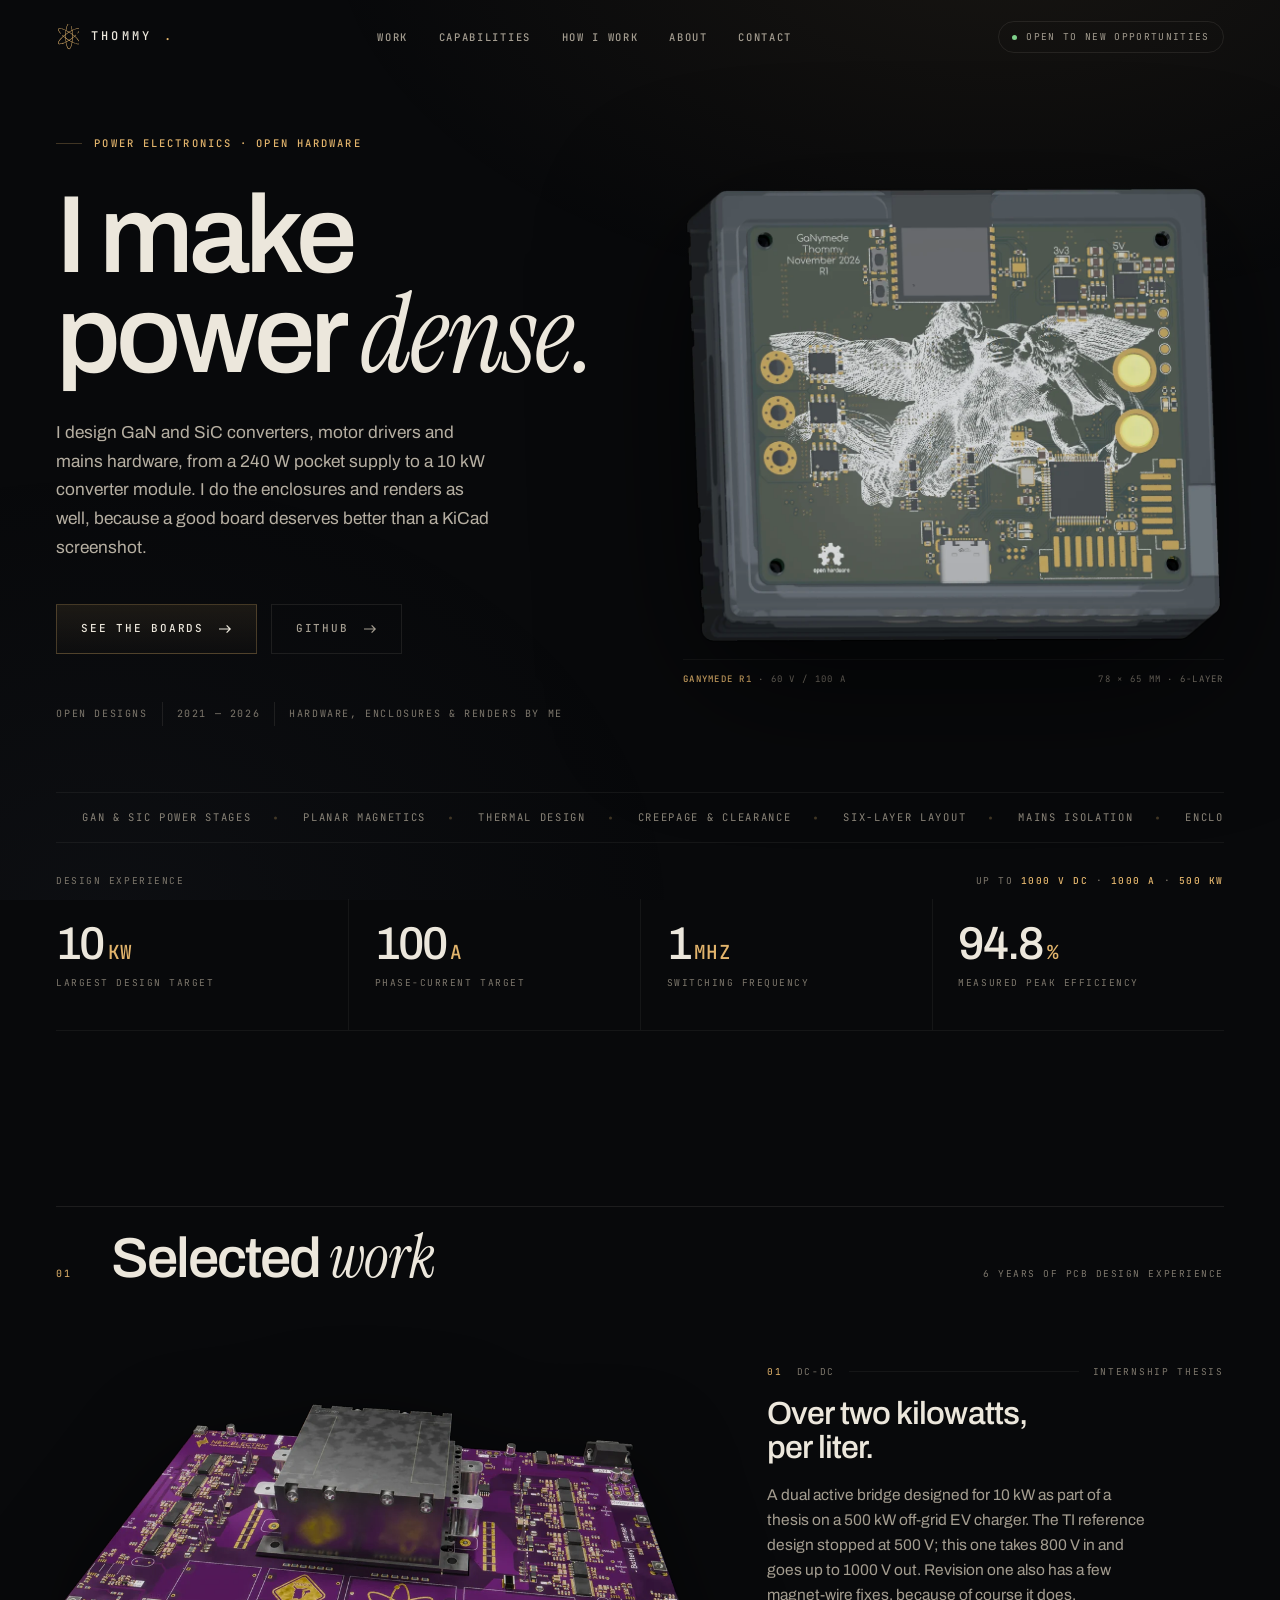
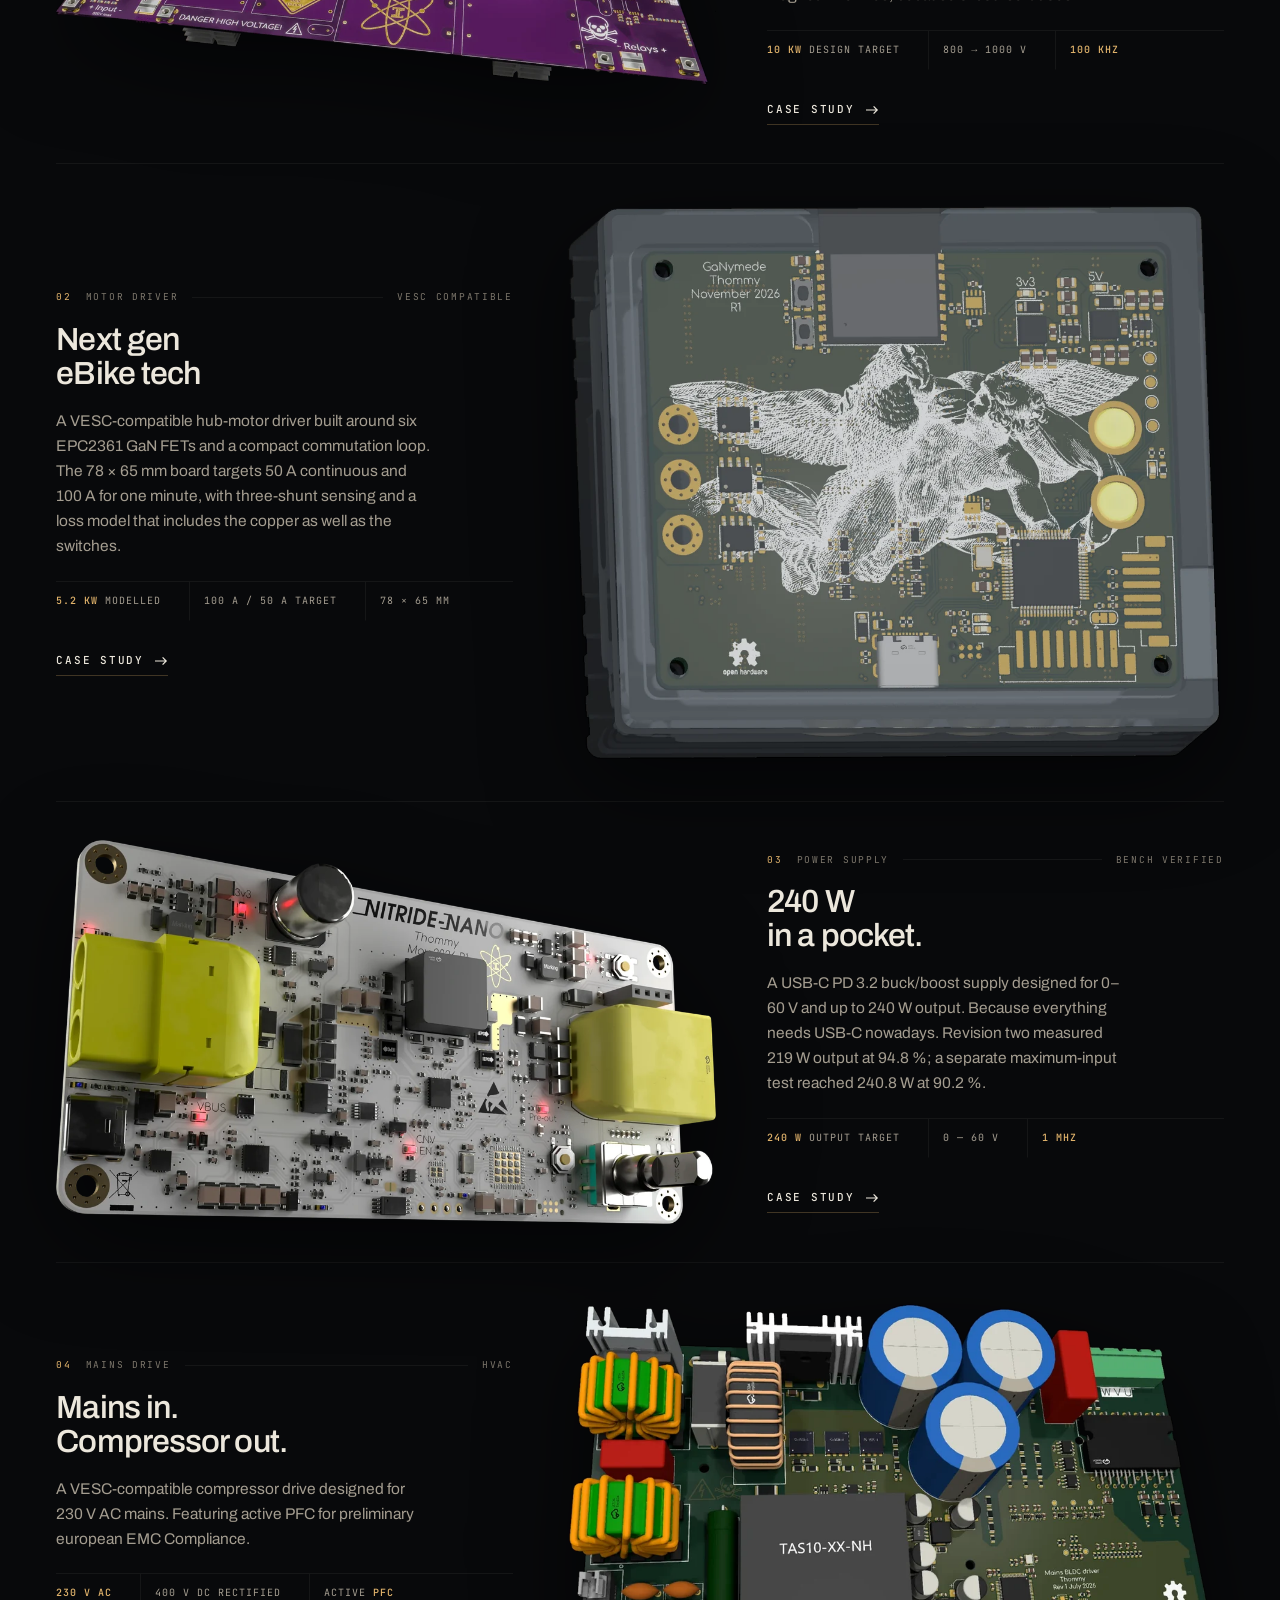
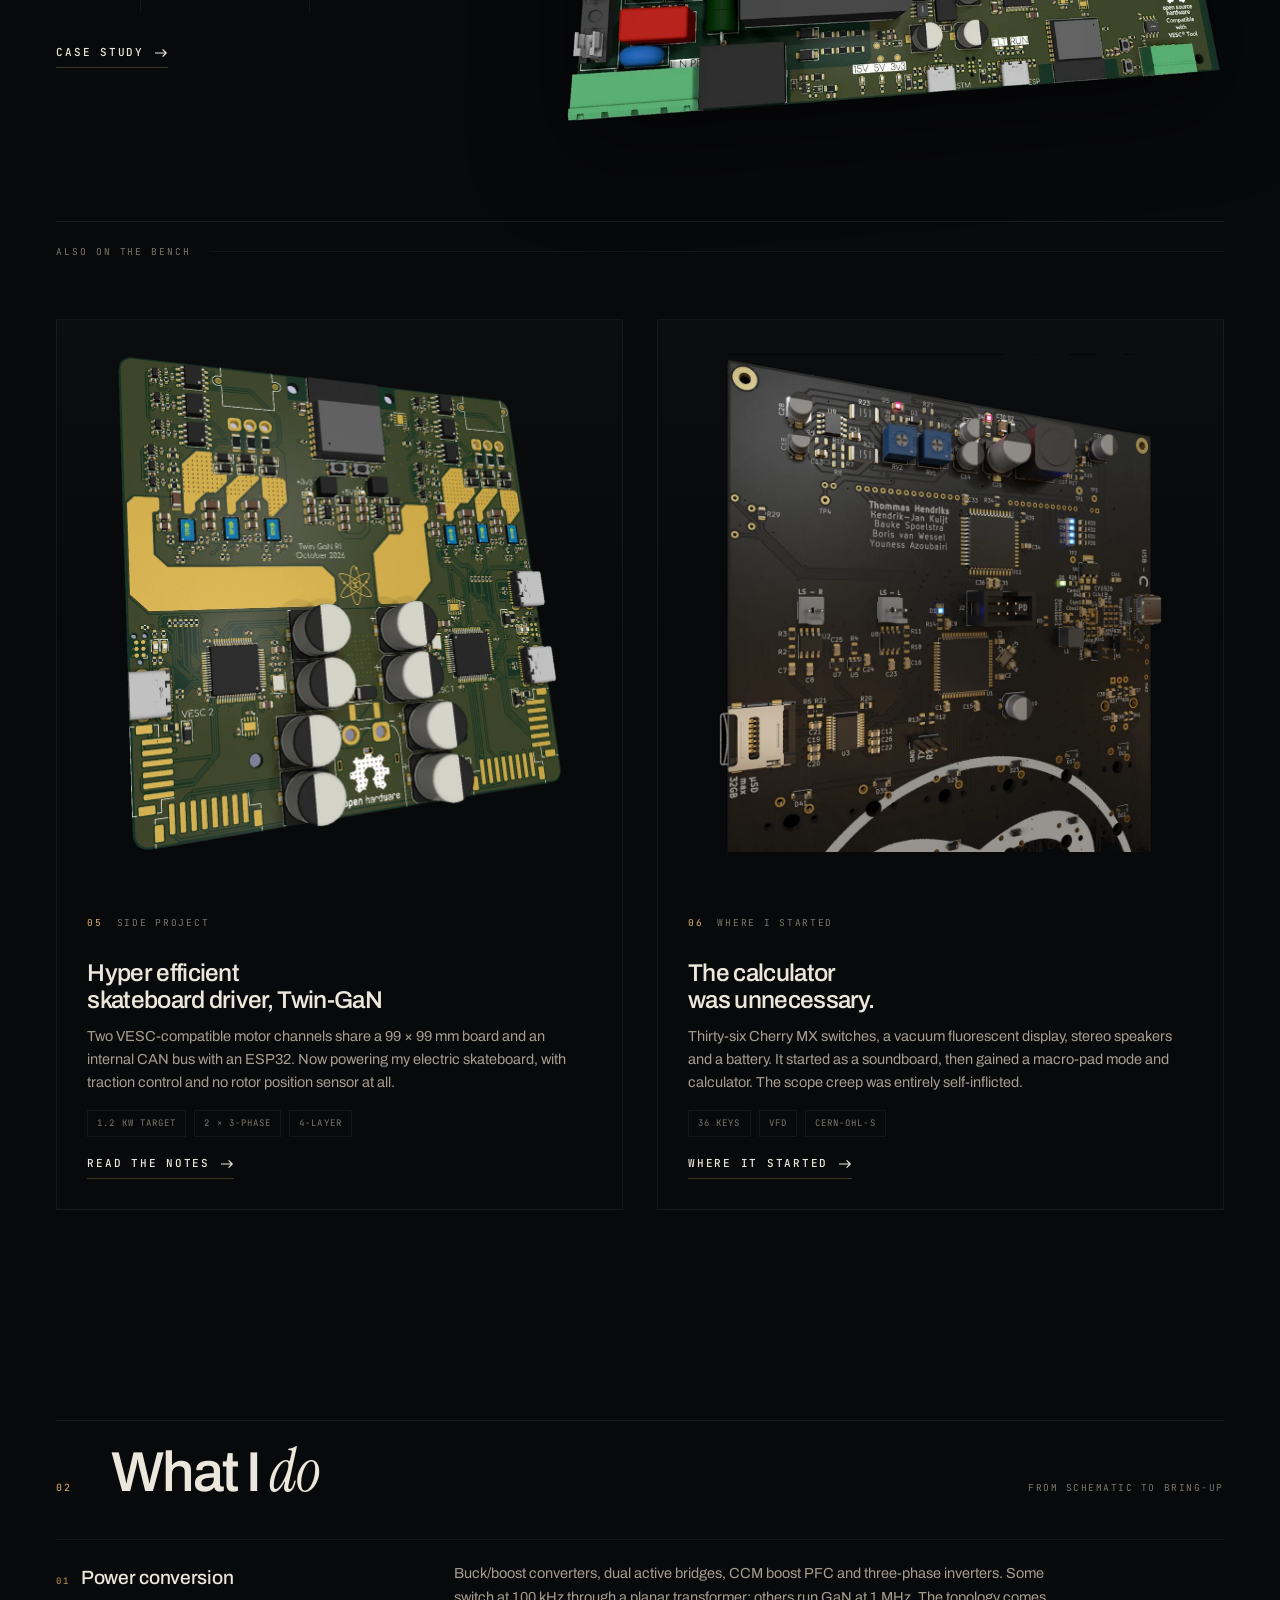
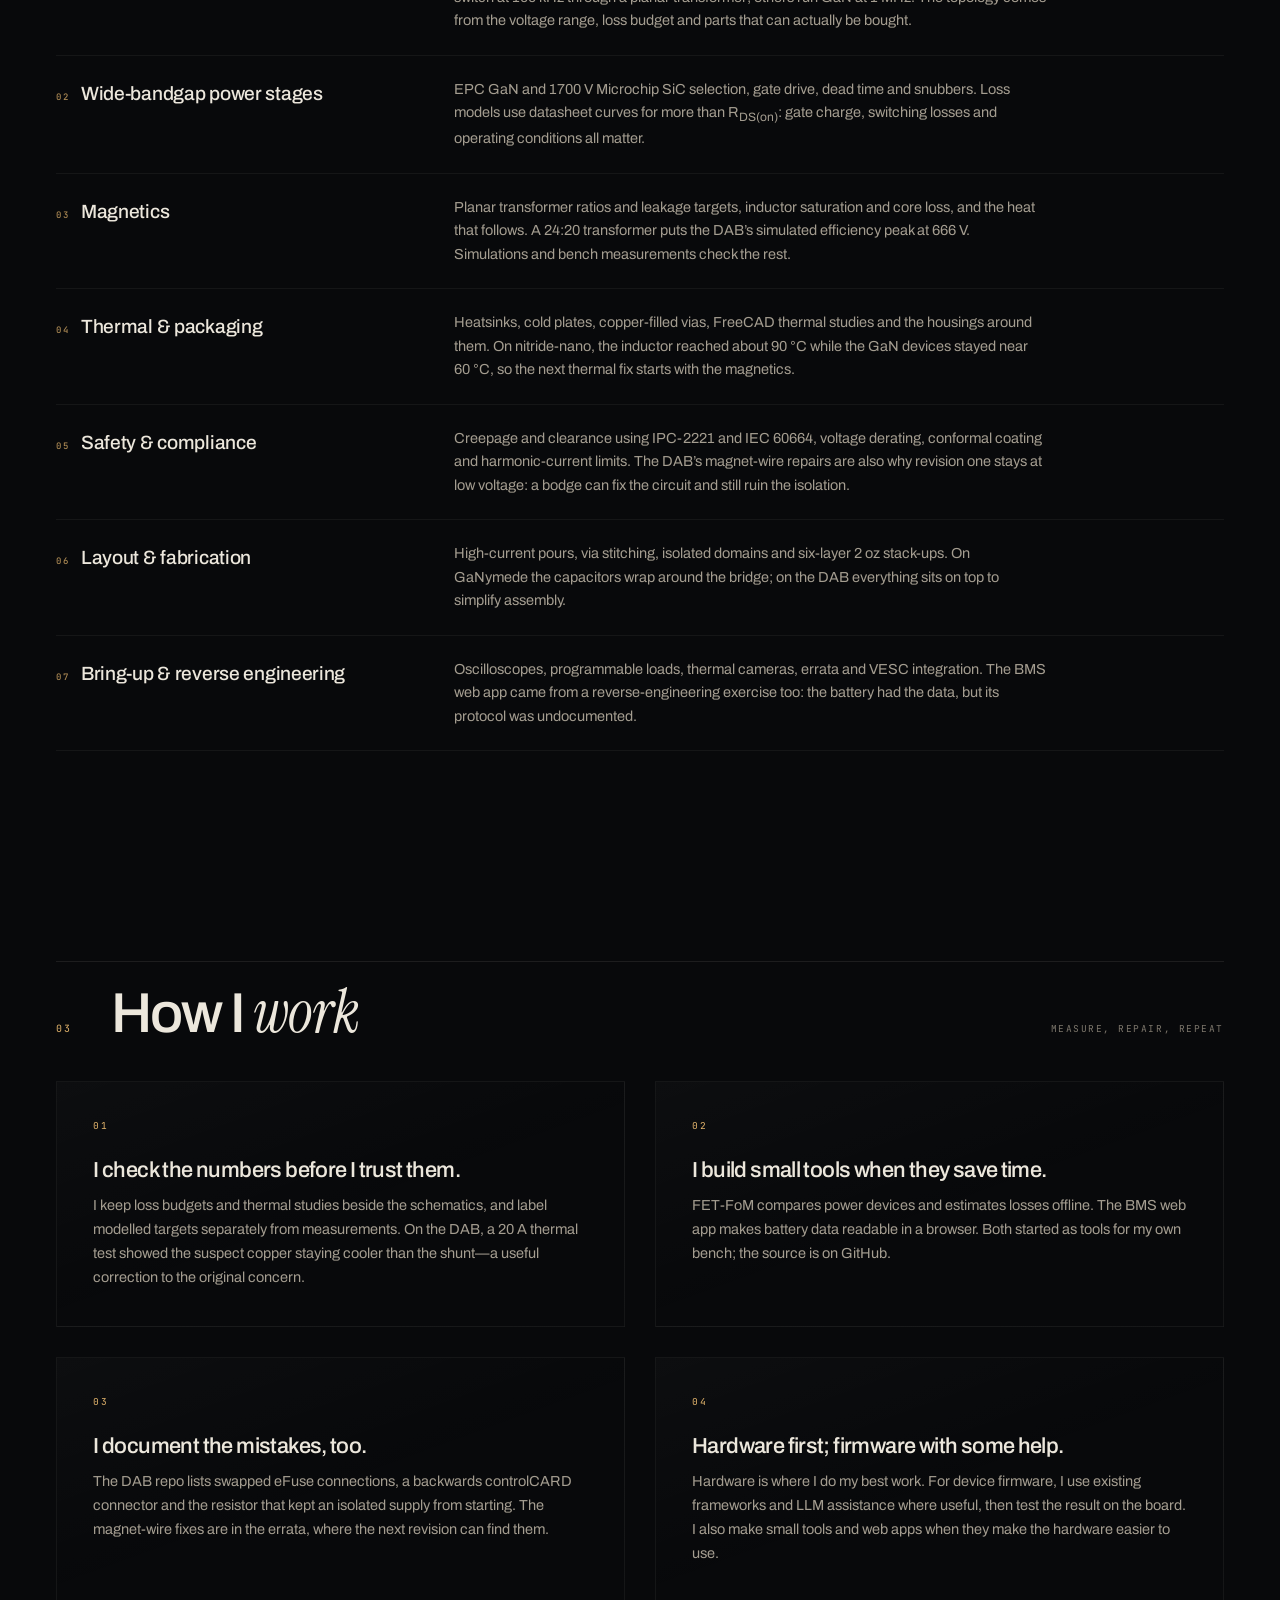
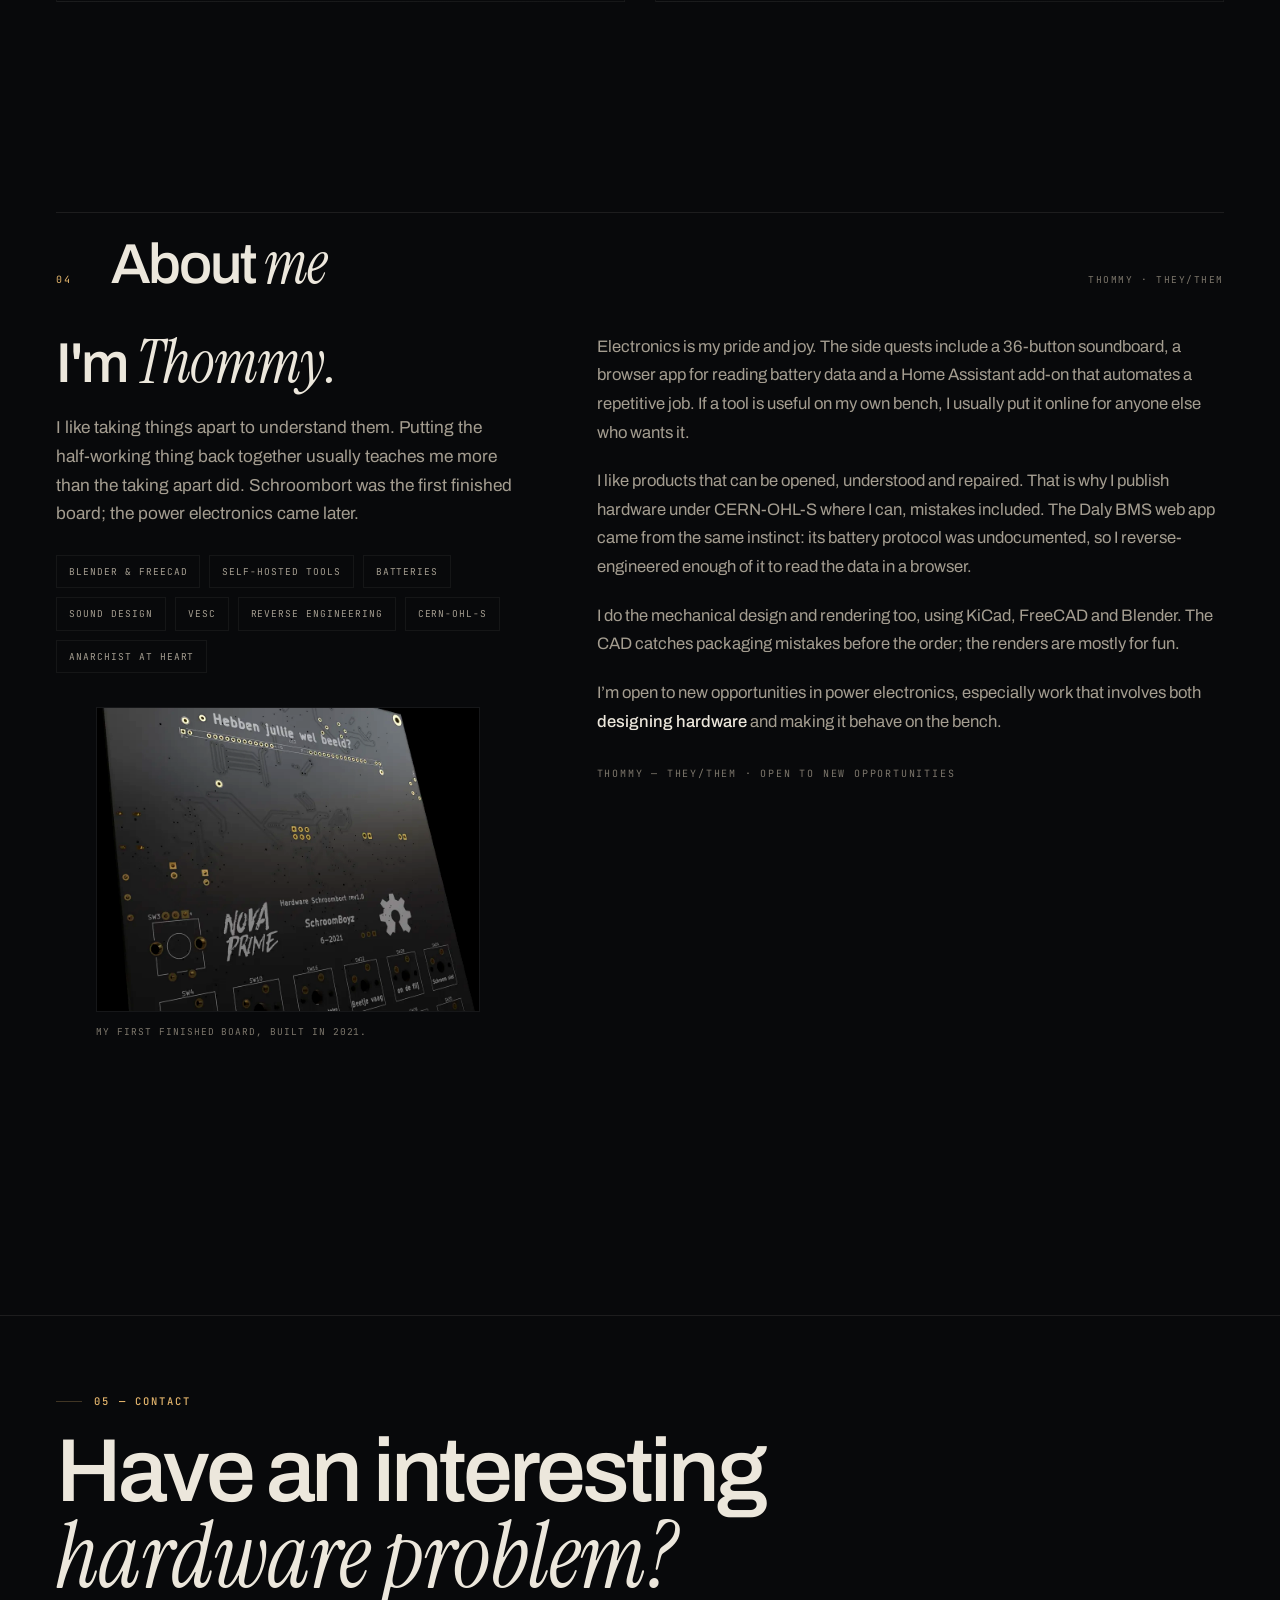
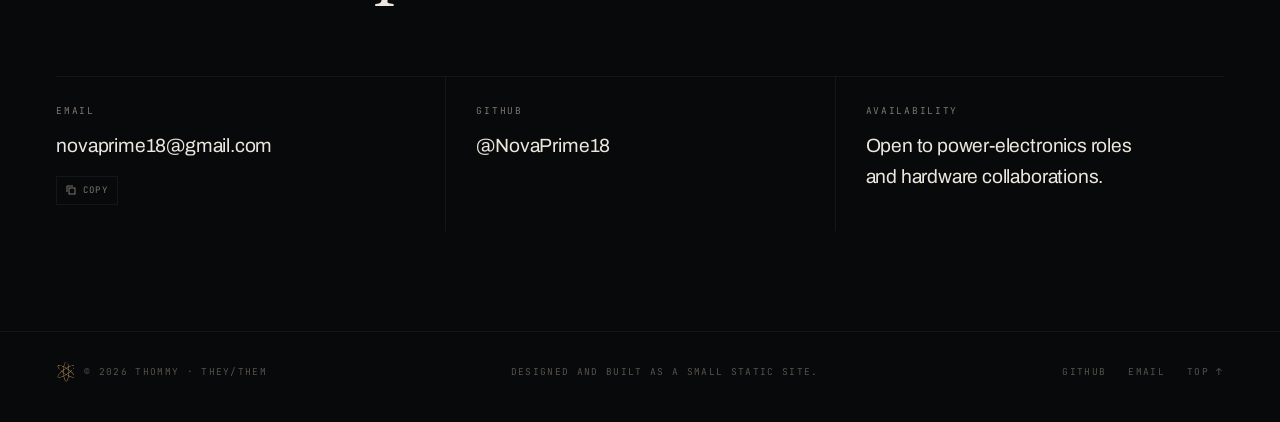
<file: index.html>
<!DOCTYPE html>
<html lang="en">
<head>
<meta charset="utf-8">
<meta name="viewport" content="width=device-width, initial-scale=1">
<title>Thommy — Power Electronics &amp; Open Hardware</title>
<meta name="description" content="Power electronics and open hardware by Thommy: GaN and SiC converters, motor drivers and mains hardware, from a 240 W pocket supply to a 10 kW converter module.">
<meta name="author" content="Thommy">
<meta name="theme-color" content="#08090b">
<meta property="og:type" content="website">
<meta property="og:title" content="Thommy — Power Electronics &amp; Open Hardware">
<meta property="og:description" content="Open hardware, 240 W to 10 kW: GaN and SiC power stages, motor drivers and mains electronics.">
<meta property="og:image" content="assets/og.png">
<meta name="twitter:card" content="summary_large_image">
<link rel="icon" href="assets/favicon.svg" type="image/svg+xml">
<link rel="icon" href="assets/favicon-32.png" sizes="32x32" type="image/png">
<link rel="apple-touch-icon" href="assets/favicon-180.png">
<link rel="preload" href="assets/fonts/Archivo-100_900-normal.woff2" as="font" type="font/woff2" crossorigin>
<link rel="preload" href="assets/fonts/JetBrainsMono-400-normal.woff2" as="font" type="font/woff2" crossorigin>
<script>document.documentElement.classList.add("js");</script>
<link rel="stylesheet" href="assets/css/style.css">
</head>
<body>
<a class="skip" href="#work">Skip to the work</a>

<header class="site-head" data-stuck="false" data-open="false">
  <div class="wrap head-inner">
    <a class="brand" href="index.html" aria-label="Thommy, home">
      <img class="brand-mark" src="assets/logo-mark.svg" alt="" width="23" height="26">
      Thommy<span class="dot">.</span>
    </a>
    <nav class="nav" id="primary-nav" aria-label="Primary">
      <a href="#work">Work</a>
      <a href="#capabilities">Capabilities</a>
      <a href="#process">How I work</a>
      <a href="#about">About</a>
      <a href="#contact">Contact</a>
    </nav>
    <span class="head-status"><span class="pulse" aria-hidden="true"></span>Open to new opportunities</span>
    <button class="nav-toggle" aria-label="Menu" aria-expanded="false" aria-controls="primary-nav">
      <span aria-hidden="true"></span>
    </button>
  </div>
</header>

<main id="top">

  <!-- ===================== hero ===================== -->
  <section class="hero">
    <div class="wrap hero-grid">
      <div class="hero-copy">
        <p class="eyebrow"><span class="dash" aria-hidden="true"></span>Power electronics · open hardware</p>
        <h1>
          <span class="line">I make</span>
          <span class="line">power <em class="serif">dense.</em></span>
        </h1>
        <p class="lede">I design GaN and SiC converters, motor drivers and mains hardware, from a 240&nbsp;W pocket supply to a 10&nbsp;kW converter module. I do the enclosures and renders as well, because a good board deserves better than a KiCad screenshot.</p>
        <div class="hero-cta">
          <a class="btn" href="#work">See the boards <svg width="14" height="10" viewBox="0 0 14 10" fill="none" aria-hidden="true"><path d="M1 5h11M8.6 1.4 12.2 5l-3.6 3.6" stroke="currentColor" stroke-width="1.2"/></svg></a>
          <a class="btn btn--ghost" href="https://github.com/NovaPrime18" target="_blank" rel="noopener">GitHub <svg width="14" height="10" viewBox="0 0 14 10" fill="none" aria-hidden="true"><path d="M1 5h11M8.6 1.4 12.2 5l-3.6 3.6" stroke="currentColor" stroke-width="1.2"/></svg></a>
        </div>
        <p class="hero-note"><span>Open designs</span><span class="bar" aria-hidden="true"></span><span>2021 — 2026</span><span class="bar" aria-hidden="true"></span><span>Hardware, enclosures &amp; renders by me</span></p>
      </div>

      <div class="hero-art-wrap">
        <div class="hero-art">
        <img src="assets/img/ganymede-iso-1100.webp"
             srcset="assets/img/ganymede-iso-1100.webp 1100w, assets/img/ganymede-iso-1800.webp 1800w"
             sizes="(max-width: 1080px) 90vw, 46vw"
             width="1800" height="1533"
             alt="GaNymede: a 60 V, 100 A three-phase GaN motor controller in its translucent housing, with an engraved Ganymede illustration in the copper."
             fetchpriority="high">
        </div>
        <p class="hero-caption" aria-hidden="true">
          <span><b>GaNymede R1</b> · 60 V / 100 A</span>
          <span>78 × 65 mm · 6-layer</span>
        </p>
      </div>
    </div>

    <div class="wrap">
      <div class="parts" aria-hidden="true">
        <div class="parts-track">
          <span>GaN &amp; SiC power stages</span><span>Planar magnetics</span><span>Thermal design</span><span>Creepage &amp; clearance</span><span>Six-layer layout</span><span>Mains isolation</span><span>Enclosures</span><span>Renders</span><span>Reverse engineering</span>
          <span>GaN &amp; SiC power stages</span><span>Planar magnetics</span><span>Thermal design</span><span>Creepage &amp; clearance</span><span>Six-layer layout</span><span>Mains isolation</span><span>Enclosures</span><span>Renders</span><span>Reverse engineering</span>
        </div>
      </div>

      <p class="stats-head" data-reveal>
        <span>Design experience</span>
        <span>up to <b>1000&nbsp;V&nbsp;DC</b> · <b>1000&nbsp;A</b> · <b>500&nbsp;kW</b></span>
      </p>

      <div class="stats">
        <div class="stat" data-reveal><b>10<span class="u">kW</span></b><span>Largest design target</span></div>
        <div class="stat" data-reveal><b>100<span class="u">A</span></b><span>Phase-current target</span></div>
        <div class="stat" data-reveal><b>1<span class="u">MHz</span></b><span>Switching frequency</span></div>
        <div class="stat" data-reveal><b>94.8<span class="u">%</span></b><span>Measured peak efficiency</span></div>
      </div>
    </div>
  </section>

  <!-- ===================== work ===================== -->
  <section class="section" id="work">
    <div class="wrap">
      <div class="sec-head">
        <span class="sec-num">01</span>
        <h2 class="h2">Selected <span class="serif">work</span></h2>
        <span class="sec-note">6 years of PCB design experience</span>
      </div>

      <!-- 01 DAB -->
      <article class="project">
        <a class="project-media" href="projects/dab-dcdc.html" aria-label="DAB DC-DC converter case study">
          <img src="assets/img/dab-hero-1100.webp"
               srcset="assets/img/dab-hero-1100.webp 1100w, assets/img/dab-hero-1800.webp 1800w"
               sizes="(max-width: 860px) 92vw, 56vw"
               width="1800" height="773"
               alt="The 10 kW dual active bridge board: purple solder mask, 1700 V SiC MOSFETs and a planar transformer under an aluminium block."
               loading="lazy">
        </a>
        <div class="project-body">
          <div class="project-index"><i>01</i><span>DC-DC</span><span class="rule" aria-hidden="true"></span><span>Internship thesis</span></div>
          <h3><a href="projects/dab-dcdc.html">Over two kilowatts,<br>per liter.</a></h3>
          <p>A dual active bridge designed for 10 kW as part of a thesis on a 500 kW off-grid EV charger. The TI reference design stopped at 500 V; this one takes 800 V in and goes up to 1000 V out. Revision one also has a few magnet-wire fixes, because of course it does.</p>
          <ul class="spec-line">
            <li><b>10 kW</b> design target</li>
            <li>800 → 1000 V</li>
            <li><b>100 kHz</b></li>
          </ul>
          <a class="arrow" href="projects/dab-dcdc.html">Case study <svg width="14" height="10" viewBox="0 0 14 10" fill="none" aria-hidden="true"><path d="M1 5h11M8.6 1.4 12.2 5l-3.6 3.6" stroke="currentColor" stroke-width="1.2"/></svg></a>
        </div>
      </article>

      <!-- 02 GaNymede -->
      <article class="project">
        <a class="project-media" href="projects/ganymede.html" aria-label="GaNymede case study">
          <img src="assets/img/ganymede-iso-1100.webp"
               srcset="assets/img/ganymede-iso-1100.webp 1100w, assets/img/ganymede-iso-1800.webp 1800w"
               sizes="(max-width: 860px) 92vw, 56vw"
               width="1800" height="1533"
               alt="GaNymede board in its housing, back side up, showing the silkscreen illustration of Ganymede and the eagle."
               loading="lazy">
        </a>
        <div class="project-body">
          <div class="project-index"><i>02</i><span>Motor driver</span><span class="rule" aria-hidden="true"></span><span>VESC compatible</span></div>
          <h3><a href="projects/ganymede.html">Next gen<br>eBike tech</a></h3>
          <p>A VESC-compatible hub-motor driver built around six EPC2361 GaN FETs and a compact commutation loop. The 78 × 65&nbsp;mm board targets 50 A continuous and 100 A for one minute, with three-shunt sensing and a loss model that includes the copper as well as the switches.</p>
          <ul class="spec-line">
            <li><b>5.2 kW</b> modelled</li>
            <li>100 A / 50 A target</li>
            <li>78 × 65 mm</li>
          </ul>
          <a class="arrow" href="projects/ganymede.html">Case study <svg width="14" height="10" viewBox="0 0 14 10" fill="none" aria-hidden="true"><path d="M1 5h11M8.6 1.4 12.2 5l-3.6 3.6" stroke="currentColor" stroke-width="1.2"/></svg></a>
        </div>
      </article>

      <!-- 03 nitride-nano -->
      <article class="project">
        <a class="project-media" href="projects/nitride-nano.html" aria-label="nitride-nano case study">
          <img src="assets/img/nano-front-1100.webp"
               srcset="assets/img/nano-front-1100.webp 1100w, assets/img/nano-front-1800.webp 1800w"
               sizes="(max-width: 860px) 92vw, 56vw"
               width="1800" height="1046"
               alt="nitride-nano: a compact white PCB with its GaN power stage, USB-C input and XT90 output connectors."
               loading="lazy">
        </a>
        <div class="project-body">
          <div class="project-index"><i>03</i><span>Power supply</span><span class="rule" aria-hidden="true"></span><span>Bench verified</span></div>
          <h3><a href="projects/nitride-nano.html">240 W<br>in a pocket.</a></h3>
          <p>A USB-C PD 3.2 buck/boost supply designed for 0–60&nbsp;V and up to 240&nbsp;W output. Because everything needs USB-C nowadays. Revision two measured 219&nbsp;W output at 94.8&nbsp;%; a separate maximum-input test reached 240.8&nbsp;W at 90.2&nbsp;%.</p>
          <ul class="spec-line">
            <li><b>240 W</b> output target</li>
            <li>0 — 60 V</li>
            <li><b>1 MHz</b></li>
          </ul>
          <a class="arrow" href="projects/nitride-nano.html">Case study <svg width="14" height="10" viewBox="0 0 14 10" fill="none" aria-hidden="true"><path d="M1 5h11M8.6 1.4 12.2 5l-3.6 3.6" stroke="currentColor" stroke-width="1.2"/></svg></a>
        </div>
      </article>

      <!-- 04 Compressor -->
      <article class="project">
        <a class="project-media" href="projects/compressor-controller.html" aria-label="CompressorController case study">
          <img src="assets/img/compressor-front-950.webp"
               srcset="assets/img/compressor-front-950.webp 950w, assets/img/compressor-front-1500.webp 1500w"
               sizes="(max-width: 860px) 92vw, 56vw"
               width="1500" height="965"
               alt="The mains-powered compressor controller: green PCB with an intelligent power module, PFC inductor and large bus capacitors."
               loading="lazy">
        </a>
        <div class="project-body">
          <div class="project-index"><i>04</i><span>Mains drive</span><span class="rule" aria-hidden="true"></span><span>HVAC</span></div>
          <h3><a href="projects/compressor-controller.html">Mains in.<br>Compressor out.</a></h3>
          <p>A VESC-compatible compressor drive designed for 230&nbsp;V AC mains. Featuring active PFC for preliminary european EMC Compliance.</p>
          <ul class="spec-line">
            <li><b>230 V AC</b></li>
            <li>400 V DC rectified</li>
            <li>Active <b>PFC</b></li>
          </ul>
          <a class="arrow" href="projects/compressor-controller.html">Case study <svg width="14" height="10" viewBox="0 0 14 10" fill="none" aria-hidden="true"><path d="M1 5h11M8.6 1.4 12.2 5l-3.6 3.6" stroke="currentColor" stroke-width="1.2"/></svg></a>
        </div>
      </article>

      <!-- also on the bench -->
      <div class="also-head"><span>Also on the bench</span></div>
      <div class="also">
        <article class="card" data-reveal>
          <div class="card-media">
            <img src="assets/img/twin-gan-900.webp"
                 srcset="assets/img/twin-gan-900.webp 900w, assets/img/twin-gan-1400.webp 1400w"
                 sizes="(max-width: 860px) 88vw, 44vw"
                 width="1400" height="1553"
                 alt="Twin-GaN: a 99 mm square green PCB holding two complete three-phase GaN inverters and their control circuitry."
                 loading="lazy">
          </div>
          <div class="card-body">
            <div class="project-index"><i>05</i><span>Side project</span></div>
            <h3 class="h3">Hyper efficient<br>skateboard driver, Twin-GaN</h3>
            <p>Two VESC-compatible motor channels share a 99 × 99&nbsp;mm board and an internal CAN bus with an ESP32. Now powering my electric skateboard, with traction control and no rotor position sensor at all.</p>
            <div class="card-tags"><span class="tag">1.2 kW target</span><span class="tag">2 × 3-phase</span><span class="tag">4-layer</span></div>
            <a class="arrow" href="projects/twin-gan.html">Read the notes <svg width="14" height="10" viewBox="0 0 14 10" fill="none" aria-hidden="true"><path d="M1 5h11M8.6 1.4 12.2 5l-3.6 3.6" stroke="currentColor" stroke-width="1.2"/></svg></a>
          </div>
        </article>

        <article class="card" data-reveal>
          <div class="card-media">
            <img src="assets/img/schroombort-950.webp"
                 srcset="assets/img/schroombort-950.webp 950w, assets/img/schroombort-1500.webp 1500w"
                 sizes="(max-width: 860px) 88vw, 44vw"
                 width="1500" height="1670"
                 alt="Schroombort: a black, battery-powered board with 36 mechanical keyboard switches and a vacuum fluorescent display."
                 loading="lazy">
          </div>
          <div class="card-body">
            <div class="project-index"><i>06</i><span>Where I started</span></div>
            <h3 class="h3">The calculator<br>was unnecessary.</h3>
            <p>Thirty-six Cherry MX switches, a vacuum fluorescent display, stereo speakers and a battery. It started as a soundboard, then gained a macro-pad mode and calculator. The scope creep was entirely self-inflicted.</p>
            <div class="card-tags"><span class="tag">36 keys</span><span class="tag">VFD</span><span class="tag">CERN-OHL-S</span></div>
            <a class="arrow" href="projects/schroombort.html">Where it started <svg width="14" height="10" viewBox="0 0 14 10" fill="none" aria-hidden="true"><path d="M1 5h11M8.6 1.4 12.2 5l-3.6 3.6" stroke="currentColor" stroke-width="1.2"/></svg></a>
          </div>
        </article>
      </div>
    </div>
  </section>

  <!-- ===================== capabilities ===================== -->
  <section class="section" id="capabilities">
    <div class="wrap">
      <div class="sec-head">
        <span class="sec-num">02</span>
        <h2 class="h2">What I <span class="serif">do</span></h2>
        <span class="sec-note">From schematic to bring-up</span>
      </div>

      <ul class="caps">
        <li data-reveal>
          <span class="k"><em>01</em>Power conversion</span>
          <span class="v">Buck/boost converters, dual active bridges, CCM boost PFC and three-phase inverters. Some switch at 100&nbsp;kHz through a planar transformer; others run GaN at 1&nbsp;MHz. The topology comes from the voltage range, loss budget and parts that can actually be bought.</span>
        </li>
        <li data-reveal>
          <span class="k"><em>02</em>Wide-bandgap power stages</span>
          <span class="v">EPC GaN and 1700&nbsp;V Microchip SiC selection, gate drive, dead time and snubbers. Loss models use datasheet curves for more than R<sub>DS(on)</sub>: gate charge, switching losses and operating conditions all matter.</span>
        </li>
        <li data-reveal>
          <span class="k"><em>03</em>Magnetics</span>
          <span class="v">Planar transformer ratios and leakage targets, inductor saturation and core loss, and the heat that follows. A 24:20 transformer puts the DAB’s simulated efficiency peak at 666&nbsp;V. Simulations and bench measurements check the rest.</span>
        </li>
        <li data-reveal>
          <span class="k"><em>04</em>Thermal &amp; packaging</span>
          <span class="v">Heatsinks, cold plates, copper-filled vias, FreeCAD thermal studies and the housings around them. On nitride-nano, the inductor reached about 90&nbsp;°C while the GaN devices stayed near 60&nbsp;°C, so the next thermal fix starts with the magnetics.</span>
        </li>
        <li data-reveal>
          <span class="k"><em>05</em>Safety &amp; compliance</span>
          <span class="v">Creepage and clearance using IPC-2221 and IEC 60664, voltage derating, conformal coating and harmonic-current limits. The DAB’s magnet-wire repairs are also why revision one stays at low voltage: a bodge can fix the circuit and still ruin the isolation.</span>
        </li>
        <li data-reveal>
          <span class="k"><em>06</em>Layout &amp; fabrication</span>
          <span class="v">High-current pours, via stitching, isolated domains and six-layer 2&nbsp;oz stack-ups. On GaNymede the capacitors wrap around the bridge; on the DAB everything sits on top to simplify assembly.</span>
        </li>
        <li data-reveal>
          <span class="k"><em>07</em>Bring-up &amp; reverse engineering</span>
          <span class="v">Oscilloscopes, programmable loads, thermal cameras, errata and VESC integration. The BMS web app came from a reverse-engineering exercise too: the battery had the data, but its protocol was undocumented.</span>
        </li>
      </ul>
    </div>
  </section>

  <!-- ===================== process ===================== -->
  <section class="section" id="process">
    <div class="wrap">
      <div class="sec-head">
        <span class="sec-num">03</span>
        <h2 class="h2">How I <span class="serif">work</span></h2>
        <span class="sec-note">Measure, repair, repeat</span>
      </div>

      <div class="grid-2">
        <article class="note" data-reveal>
          <span class="num">01</span>
          <h3 class="h3">I check the numbers before I trust them.</h3>
          <p>I keep loss budgets and thermal studies beside the schematics, and label modelled targets separately from measurements. On the DAB, a 20&nbsp;A thermal test showed the suspect copper staying cooler than the shunt—a useful correction to the original concern.</p>
          <span class="corner" aria-hidden="true"></span>
        </article>
        <article class="note" data-reveal>
          <span class="num">02</span>
          <h3 class="h3">I build small tools when they save time.</h3>
          <p>FET-FoM compares power devices and estimates losses offline. The BMS web app makes battery data readable in a browser. Both started as tools for my own bench; the source is on GitHub.</p>
          <span class="corner" aria-hidden="true"></span>
        </article>
        <article class="note" data-reveal>
          <span class="num">03</span>
          <h3 class="h3">I document the mistakes, too.</h3>
          <p>The DAB repo lists swapped eFuse connections, a backwards controlCARD connector and the resistor that kept an isolated supply from starting. The magnet-wire fixes are in the errata, where the next revision can find them.</p>
          <span class="corner" aria-hidden="true"></span>
        </article>
        <article class="note" data-reveal>
          <span class="num">04</span>
          <h3 class="h3">Hardware first; firmware with some help.</h3>
          <p>Hardware is where I do my best work. For device firmware, I use existing frameworks and LLM assistance where useful, then test the result on the board. I also make small tools and web apps when they make the hardware easier to use.</p>
          <span class="corner" aria-hidden="true"></span>
        </article>
      </div>
    </div>
  </section>

  <!-- ===================== about ===================== -->
  <section class="section" id="about">
    <div class="wrap">
      <div class="sec-head">
        <span class="sec-num">04</span>
        <h2 class="h2">About <span class="serif">me</span></h2>
        <span class="sec-note">Thommy · they/them</span>
      </div>

      <div class="about-grid">
        <div class="about-side">
          <h3 class="h2">I'm <span class="serif">Thommy.</span></h3>
          <p class="lede">I like taking things apart to understand them. Putting the half-working thing back together usually teaches me more than the taking apart did. Schroombort was the first finished board; the power electronics came later.</p>
          <div class="chips">
            <span class="chip">Blender &amp; FreeCAD</span>
            <span class="chip">Self-hosted tools</span>
            <span class="chip">Batteries</span>
            <span class="chip">Sound design</span>
            <span class="chip">VESC</span>
            <span class="chip">Reverse engineering</span>
            <span class="chip">CERN-OHL-S</span>
            <span class="chip">Anarchist at heart</span>
          </div> 
          <figure class="about-media">
            <img src="assets/img/schroombort-photo-950.webp"
                 srcset="assets/img/schroombort-photo-950.webp 950w, assets/img/schroombort-photo-1500.webp 1500w"
                 sizes="(max-width: 1080px) 88vw, 34vw"
                 width="1500" height="1191"
                 alt="Schroombort in real life: black enclosure with a vacuum fluorescent display lit up and rows of mechanical switches."
                 loading="lazy">
            <figcaption>My first finished board, built in 2021.</figcaption>
          </figure>
        </div>

        <div class="about-body">
          <p>Electronics is my pride and joy. The side quests include a 36-button soundboard, a browser app for reading battery data and a Home Assistant add-on that automates a repetitive job. If a tool is useful on my own bench, I usually put it online for anyone else who wants it.</p>
          <p>I like products that can be opened, understood and repaired. That is why I publish hardware under CERN-OHL-S where I can, mistakes included. The Daly BMS web app came from the same instinct: its battery protocol was undocumented, so I reverse-engineered enough of it to read the data in a browser.</p>
          <p>I do the mechanical design and rendering too, using KiCad, FreeCAD and Blender. The CAD catches packaging mistakes before the order; the renders are mostly for fun.</p>
          <p>I’m open to new opportunities in power electronics, especially work that involves both <strong>designing hardware</strong> and making it behave on the bench.</p>
          <p class="sig">Thommy — they/them · open to new opportunities</p>
        </div>
      </div>
    </div>
  </section>

  <!-- ===================== contact ===================== -->
  <section class="contact" id="contact">
    <div class="wrap contact-inner">
      <p class="eyebrow"><span class="dash" aria-hidden="true"></span>05 — Contact</p>
      <h2>Have an interesting<br><span class="serif">hardware problem?</span></h2>

      <div class="contact-rows">
        <div class="contact-row">
          <span class="k">Email</span>
          <a href="mailto:novaprime18@gmail.com">novaprime18@gmail.com</a>
          <button class="copy" data-copy="novaprime18@gmail.com" type="button" aria-label="Copy email address">
            <svg width="10" height="10" viewBox="0 0 10 10" fill="none" aria-hidden="true"><rect x="3" y="3" width="6" height="6" stroke="currentColor"/><path d="M1 7V1h6" stroke="currentColor"/></svg>
            <span>Copy</span>
          </button>
        </div>
        <div class="contact-row">
          <span class="k">GitHub</span>
          <a href="https://github.com/NovaPrime18" target="_blank" rel="noopener">@NovaPrime18</a>
        </div>
        <div class="contact-row">
          <span class="k">Availability</span>
          <span class="v">Open to power-electronics roles<br>and hardware collaborations.</span>
        </div>
      </div>
    </div>
  </section>
</main>

<footer class="site-foot">
  <div class="wrap foot-inner">
    <span class="foot-brand"><img src="assets/logo-mark.svg" alt="" width="18" height="20"><span>© <span data-year>2026</span> Thommy · they/them</span></span>
    <span>Designed and built as a small static site.</span>
    <nav class="foot-links" aria-label="Footer">
      <a href="https://github.com/NovaPrime18" target="_blank" rel="noopener">GitHub</a>
      <a href="mailto:novaprime18@gmail.com">Email</a>
      <a href="#top">Top ↑</a>
    </nav>
  </div>
</footer>

<script src="assets/js/main.js" defer></script>
</body>
</html>
</file>
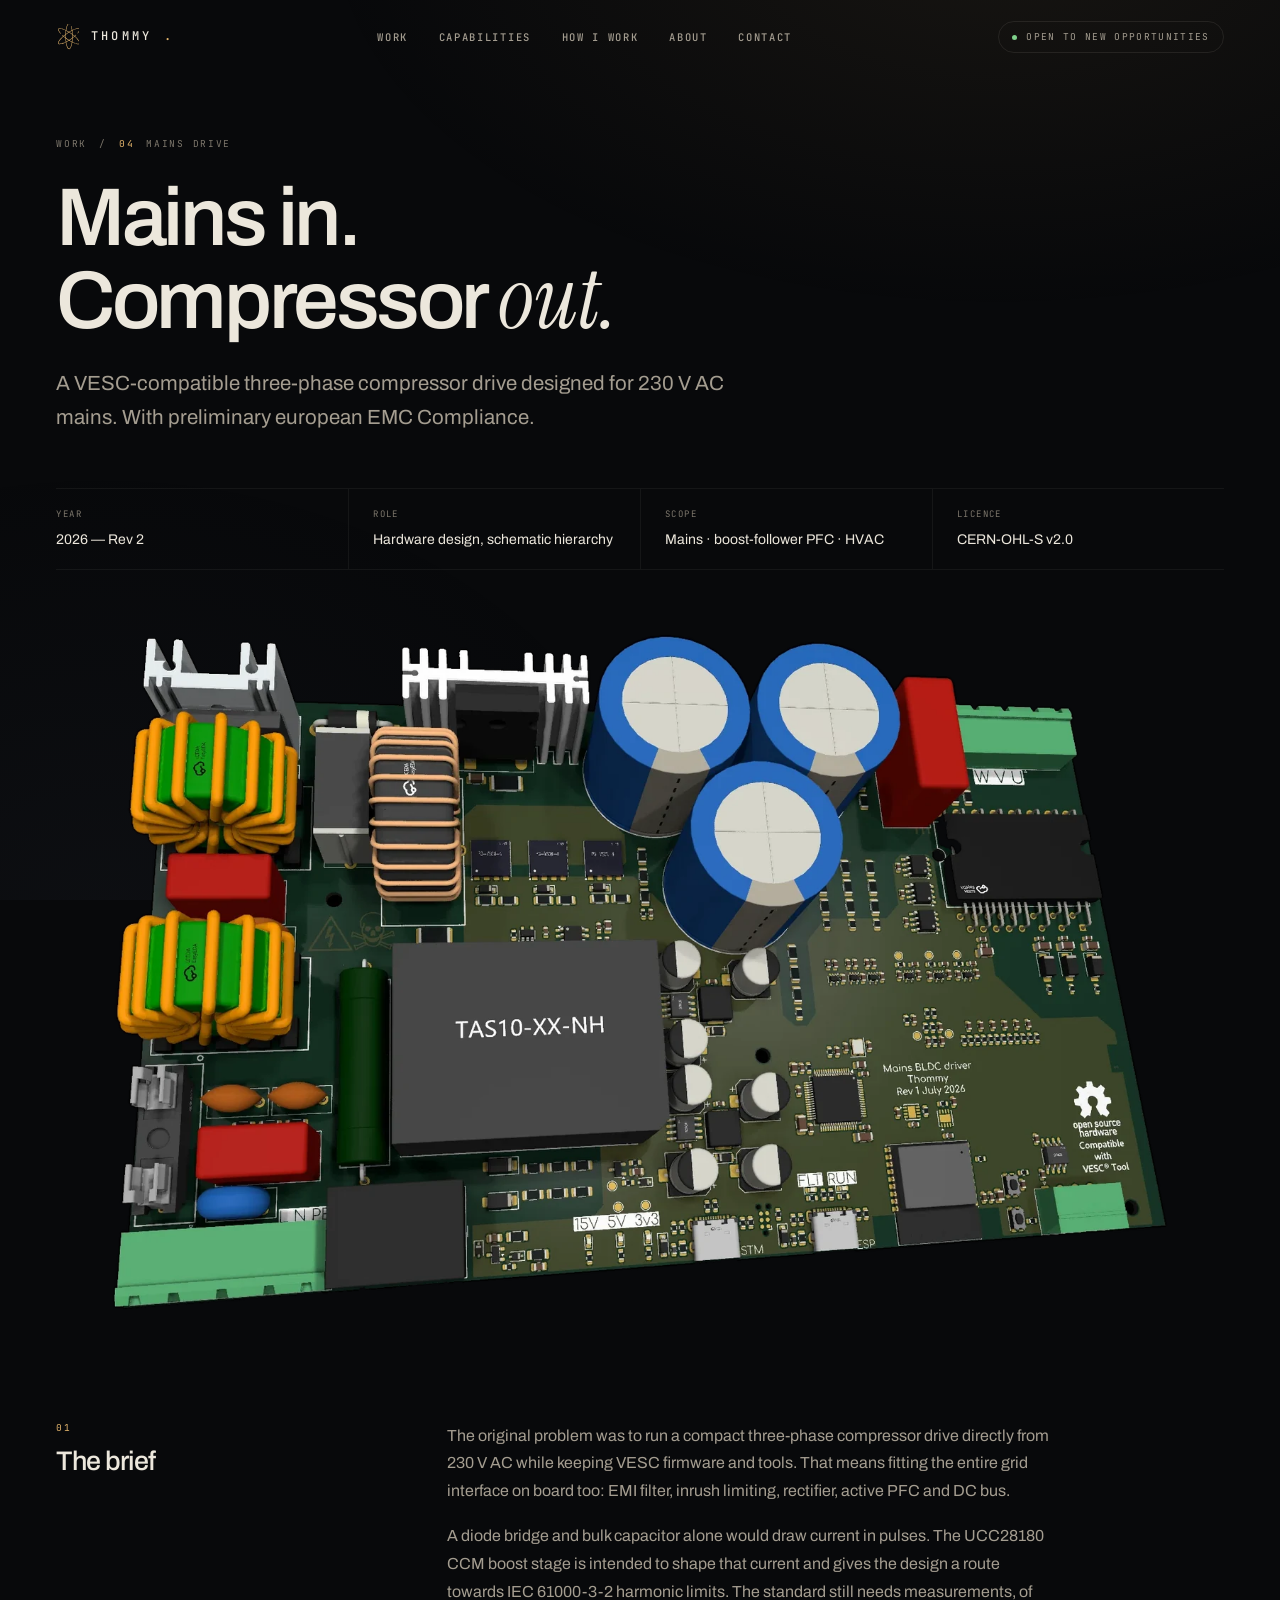
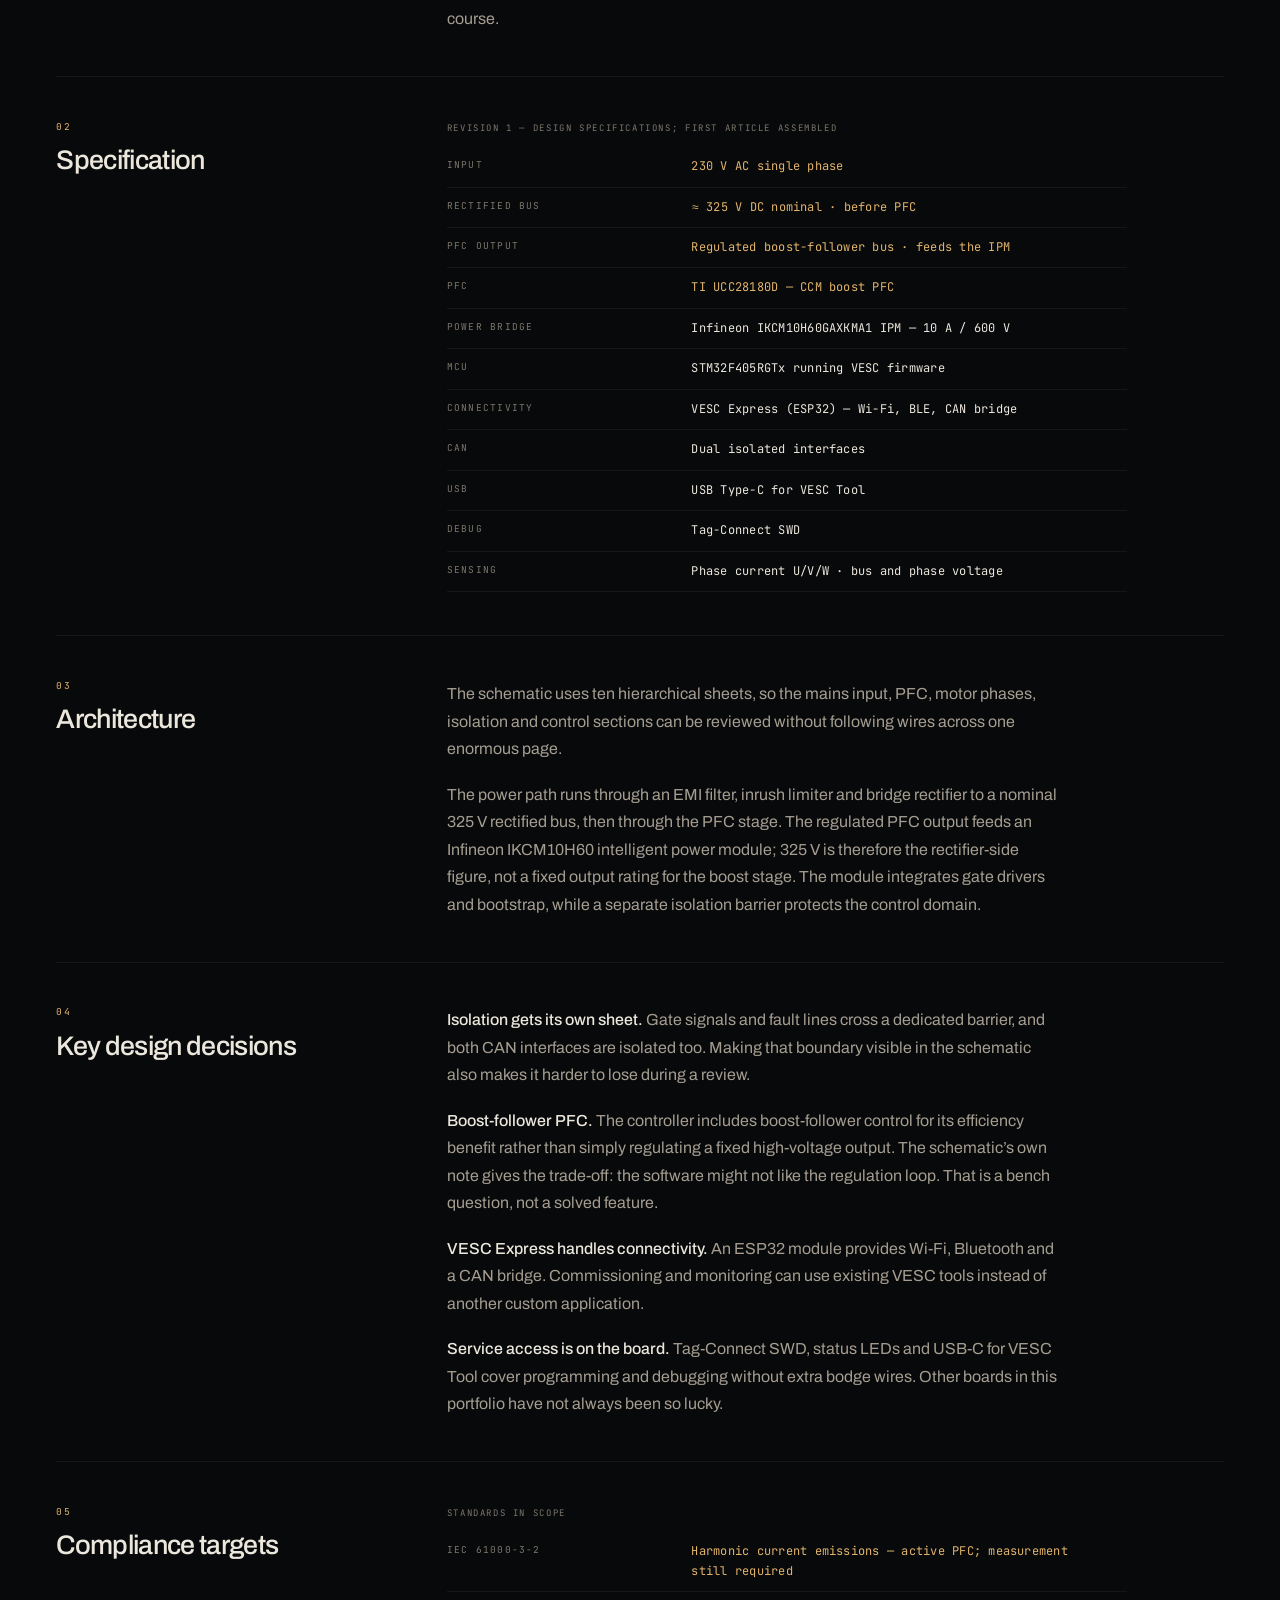
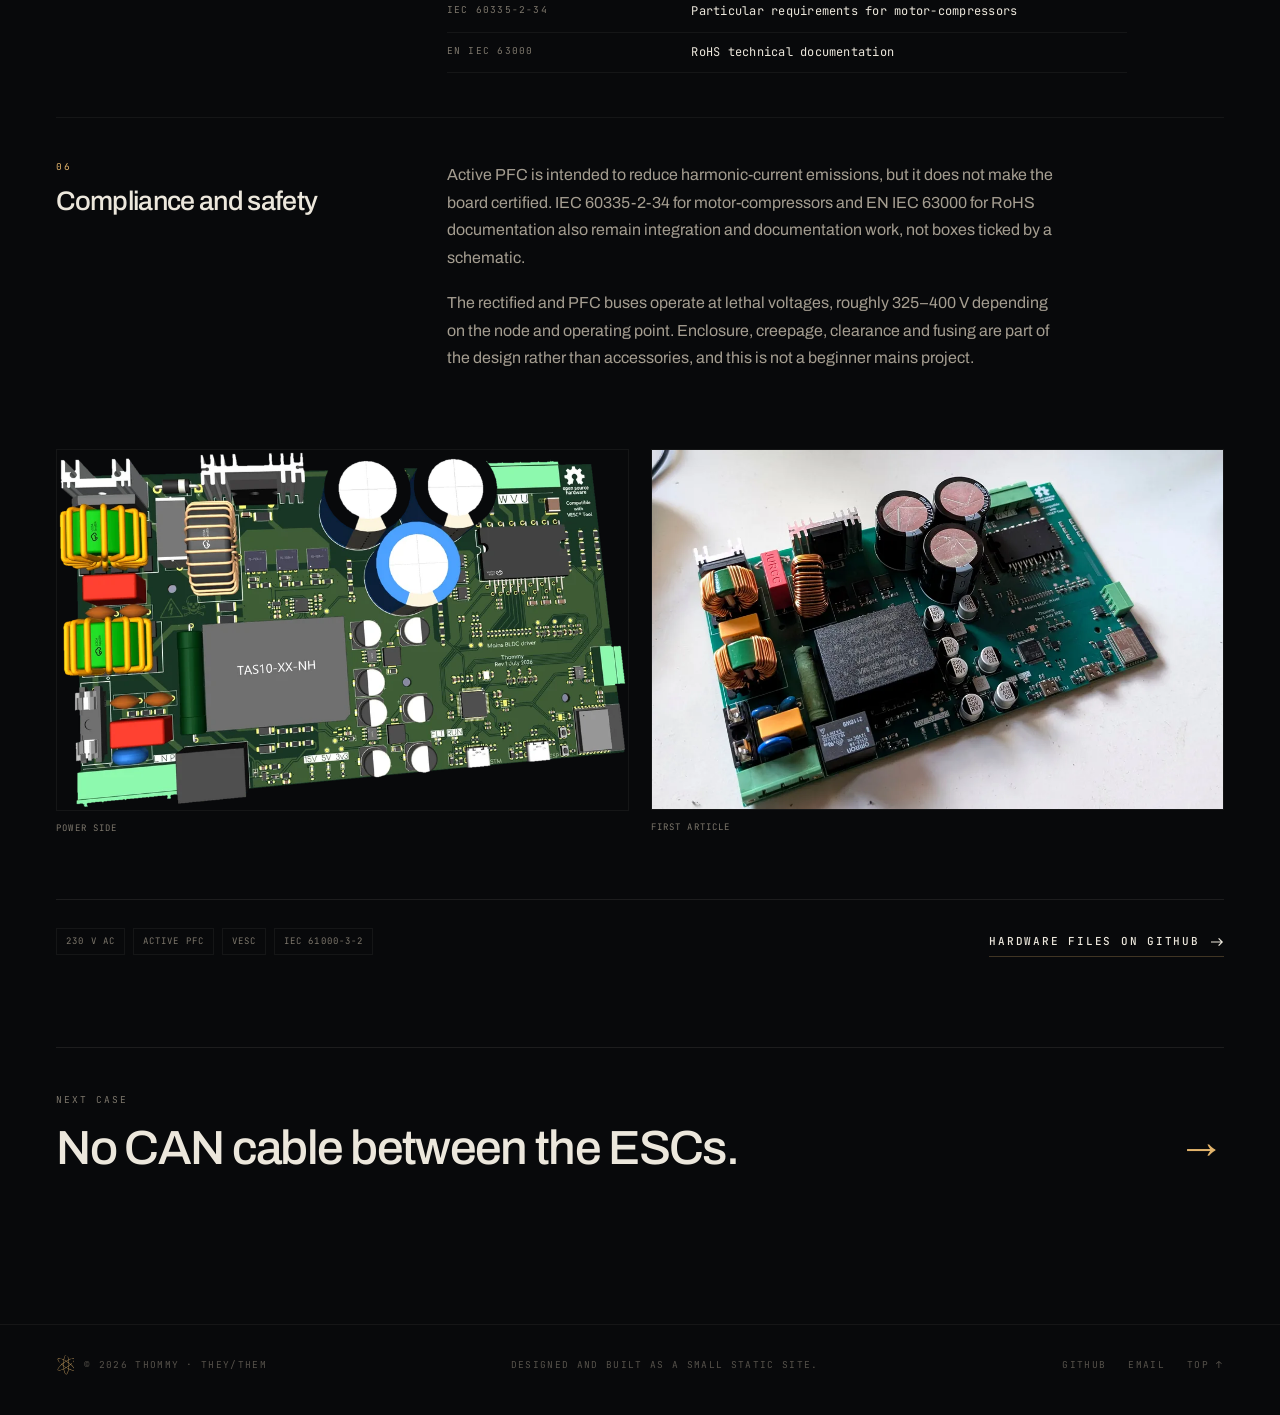
<file: projects/compressor-controller.html>
<!DOCTYPE html>
<html lang="en">
<head>
<meta charset="utf-8">
<meta name="viewport" content="width=device-width, initial-scale=1">
<title>CompressorController — 230 V AC VESC-compatible HVAC drive · Thommy</title>
<meta name="description" content="A mains-powered, VESC-compatible three-phase motor driver with active PFC, isolated gate signals and dual isolated CAN, designed against IEC 61000-3-2.">
<meta name="author" content="Thommy">
<meta name="theme-color" content="#08090b">
<meta property="og:type" content="article">
<meta property="og:title" content="CompressorController — 230 V AC VESC-compatible HVAC drive · Thommy">
<meta property="og:description" content="A mains-powered, VESC-compatible three-phase motor driver with active PFC, isolated gate signals and dual isolated CAN, designed against IEC 61000-3-2.">
<meta property="og:image" content="../assets/img/ganymede-iso-1100.webp">
<meta name="twitter:card" content="summary_large_image">
<link rel="icon" href="../assets/favicon.svg" type="image/svg+xml">
<link rel="icon" href="../assets/favicon-32.png" sizes="32x32" type="image/png">
<link rel="apple-touch-icon" href="../assets/favicon-180.png">
<link rel="preload" href="../assets/fonts/Archivo-100_900-normal.woff2" as="font" type="font/woff2" crossorigin>
<link rel="preload" href="../assets/fonts/JetBrainsMono-400-normal.woff2" as="font" type="font/woff2" crossorigin>
<link rel="stylesheet" href="../assets/css/style.css">
<script>document.documentElement.classList.add("js");</script>
</head>
<body>
<a class="skip" href="#body">Skip to the content</a>

<header class="site-head" data-stuck="false" data-open="false">
  <div class="wrap head-inner">
    <a class="brand" href="../index.html" aria-label="Thommy, home">
      <img class="brand-mark" src="../assets/logo-mark.svg" alt="" width="23" height="26">
      Thommy<span class="dot">.</span>
    </a>
      <nav class="nav" id="primary-nav" aria-label="Primary">
        <a href="../index.html#work">Work</a>
        <a href="../index.html#capabilities">Capabilities</a>
        <a href="../index.html#process">How I work</a>
        <a href="../index.html#about">About</a>
        <a href="../index.html#contact">Contact</a>
      </nav>
    <span class="head-status"><span class="pulse" aria-hidden="true"></span>Open to new opportunities</span>
    <button class="nav-toggle" aria-label="Menu" aria-expanded="false" aria-controls="primary-nav">
      <span aria-hidden="true"></span>
    </button>
  </div>
</header>

<main id="top" class="case-hero">
  <div class="wrap">
    <p class="crumb"><a href="../index.html#work">Work</a> <span aria-hidden="true">/</span> <i>04</i> <span>Mains drive</span></p>
    <h1>Mains in.<br>Compressor <em class="serif">out.</em></h1>
    <p class="lede">A VESC-compatible three-phase compressor drive designed for 230 V AC mains. With preliminary european EMC Compliance.</p>
    <dl class="case-meta">
        <div><dt>Year</dt><dd>2026 — Rev 2</dd></div>
        <div><dt>Role</dt><dd>Hardware design, schematic hierarchy</dd></div>
        <div><dt>Scope</dt><dd>Mains · boost-follower PFC · HVAC</dd></div>
        <div><dt>Licence</dt><dd>CERN-OHL-S v2.0</dd></div>
    </dl>
  </div>
  <div class="wrap case-hero-media">
    <img src="../assets/img/compressor-front-950.webp"
             srcset="../assets/img/compressor-front-950.webp 950w, ../assets/img/compressor-front-1500.webp 1500w"
             sizes="(max-width: 860px) 92vw, 84vw" width="1500" height="911" alt="The compressor controller: green PCB with an intelligent power module, PFC inductor, film capacitors and a large bus capacitor bank." loading="lazy">
  </div>

  <div class="wrap case-body" id="body">

      <section class="case-grid" data-reveal>
        <h2><span class="n">01</span>The brief</h2>
        <div class="prose">

          <p>The original problem was to run a compact three-phase compressor drive directly from 230 V AC while keeping VESC firmware and tools. That means fitting the entire grid interface on board too: EMI filter, inrush limiting, rectifier, active PFC and DC bus.</p>
          <p>A diode bridge and bulk capacitor alone would draw current in pulses. The UCC28180 CCM boost stage is intended to shape that current and gives the design a route towards IEC 61000-3-2 harmonic limits. The standard still needs measurements, of course.</p>

        </div>
      </section>
      <section class="case-grid" data-reveal>
        <h2><span class="n">02</span>Specification</h2>
        <div>
          <table class="table">
            <caption>Revision 1 — design specifications; first article assembled</caption>
            <tbody>
            <tr><th scope="row">Input</th><td class="num">230 V AC single phase</td></tr>
            <tr><th scope="row">Rectified bus</th><td class="num">≈ 325 V DC nominal · before PFC</td></tr>
            <tr><th scope="row">PFC output</th><td class="num">Regulated boost-follower bus · feeds the IPM</td></tr>
            <tr><th scope="row">PFC</th><td class="num">TI UCC28180D — CCM boost PFC</td></tr>
            <tr><th scope="row">Power bridge</th><td>Infineon IKCM10H60GAXKMA1 IPM — 10 A / 600 V</td></tr>
            <tr><th scope="row">MCU</th><td>STM32F405RGTx running VESC firmware</td></tr>
            <tr><th scope="row">Connectivity</th><td>VESC Express (ESP32) — Wi-Fi, BLE, CAN bridge</td></tr>
            <tr><th scope="row">CAN</th><td>Dual isolated interfaces</td></tr>
            <tr><th scope="row">USB</th><td>USB Type-C for VESC Tool</td></tr>
            <tr><th scope="row">Debug</th><td>Tag-Connect SWD</td></tr>
            <tr><th scope="row">Sensing</th><td>Phase current U/V/W · bus and phase voltage</td></tr>
            </tbody>
          </table>
        </div>
      </section>
      <section class="case-grid" data-reveal>
        <h2><span class="n">03</span>Architecture</h2>
        <div class="prose">

          <p>The schematic uses ten hierarchical sheets, so the mains input, PFC, motor phases, isolation and control sections can be reviewed without following wires across one enormous page.</p>
          <p>The power path runs through an EMI filter, inrush limiter and bridge rectifier to a nominal 325 V rectified bus, then through the PFC stage. The regulated PFC output feeds an Infineon IKCM10H60 intelligent power module; 325 V is therefore the rectifier-side figure, not a fixed output rating for the boost stage. The module integrates gate drivers and bootstrap, while a separate isolation barrier protects the control domain.</p>

        </div>
      </section>
      <section class="case-grid" data-reveal>
        <h2><span class="n">04</span>Key design decisions</h2>
        <div class="prose">

          <p><strong>Isolation gets its own sheet.</strong> Gate signals and fault lines cross a dedicated barrier, and both CAN interfaces are isolated too. Making that boundary visible in the schematic also makes it harder to lose during a review.</p>
          <p><strong>Boost-follower PFC.</strong> The controller includes boost-follower control for its efficiency benefit rather than simply regulating a fixed high-voltage output. The schematic’s own note gives the trade-off: the software might not like the regulation loop. That is a bench question, not a solved feature.</p>
          <p><strong>VESC Express handles connectivity.</strong> An ESP32 module provides Wi-Fi, Bluetooth and a CAN bridge. Commissioning and monitoring can use existing VESC tools instead of another custom application.</p>
          <p><strong>Service access is on the board.</strong> Tag-Connect SWD, status LEDs and USB-C for VESC Tool cover programming and debugging without extra bodge wires. Other boards in this portfolio have not always been so lucky.</p>

        </div>
      </section>
      <section class="case-grid" data-reveal>
        <h2><span class="n">05</span>Compliance targets</h2>
        <div>
          <table class="table">
            <caption>Standards in scope</caption>
            <tbody>
            <tr><th scope="row">IEC 61000-3-2</th><td class="num">Harmonic current emissions — active PFC; measurement still required</td></tr>
            <tr><th scope="row">IEC 60335-2-34</th><td>Particular requirements for motor-compressors</td></tr>
            <tr><th scope="row">EN IEC 63000</th><td>RoHS technical documentation</td></tr>
            </tbody>
          </table>
        </div>
      </section>
      <section class="case-grid" data-reveal>
        <h2><span class="n">06</span>Compliance and safety</h2>
        <div class="prose">

          <p>Active PFC is intended to reduce harmonic-current emissions, but it does not make the board certified. IEC 60335-2-34 for motor-compressors and EN IEC 63000 for RoHS documentation also remain integration and documentation work, not boxes ticked by a schematic.</p>
          <p>The rectified and PFC buses operate at lethal voltages, roughly 325–400 V depending on the node and operating point. Enclosure, creepage, clearance and fusing are part of the design rather than accessories, and this is not a beginner mains project.</p>

        </div>
      </section>
    <div class="figures">
            <figure class="figure ">
              <img src="../assets/img/compressor-back-950.webp"
                   srcset="../assets/img/compressor-back-950.webp 950w, ../assets/img/compressor-back-1500.webp 1500w"
                   sizes="(max-width: 860px) 92vw, 60vw" width="1500" height="944" alt="The power side: PFC inductor, film capacitors, IPM heatspreader and the bus capacitor bank." loading="lazy">
              <figcaption>Power side</figcaption>
            </figure>
            <figure class="figure ">
              <img src="../assets/img/compressor-photo-1100.webp"
                   srcset="../assets/img/compressor-photo-1100.webp 1100w, ../assets/img/compressor-photo-1800.webp 1800w"
                   sizes="(max-width: 860px) 92vw, 60vw" width="1800" height="1131" alt="The first assembled compressor controller on a workbench, with the power stage, PFC magnetics and capacitor bank visible." loading="lazy">
              <figcaption>First article</figcaption>
            </figure>
    </div>

    <div class="case-foot">
      <div class="tags"><span class="tag">230 V AC</span><span class="tag">Active PFC</span><span class="tag">VESC</span><span class="tag">IEC 61000-3-2</span></div>
      <div><a class="arrow" href="https://github.com/NovaPrime18/CompressorController" target="_blank" rel="noopener">Hardware files on GitHub <svg width="14" height="10" viewBox="0 0 14 10" fill="none" aria-hidden="true"><path d="M1 5h11M8.6 1.4 12.2 5l-3.6 3.6" stroke="currentColor" stroke-width="1.2"/></svg></a></div>
    </div>
  </div>

  <div class="wrap">
    <a class="next-case" href="twin-gan.html">
      <span class="k">Next case</span>
      <span class="t"><span>No CAN cable between the ESCs.</span><span aria-hidden="true">→</span></span>
    </a>
  </div>
</main>

<footer class="site-foot">
  <div class="wrap foot-inner">
    <span class="foot-brand"><img src="../assets/logo-mark.svg" alt="" width="18" height="20"><span>© 2026 Thommy · they/them</span></span>
    <span>Designed and built as a small static site.</span>
    <nav class="foot-links" aria-label="Footer">
      <a href="https://github.com/NovaPrime18" target="_blank" rel="noopener">GitHub</a>
      <a href="mailto:novaprime18@gmail.com">Email</a>
      <a href="#top">Top ↑</a>
    </nav>
  </div>
</footer>

<script src="../assets/js/main.js" defer></script>
</body>
</html>
</file>
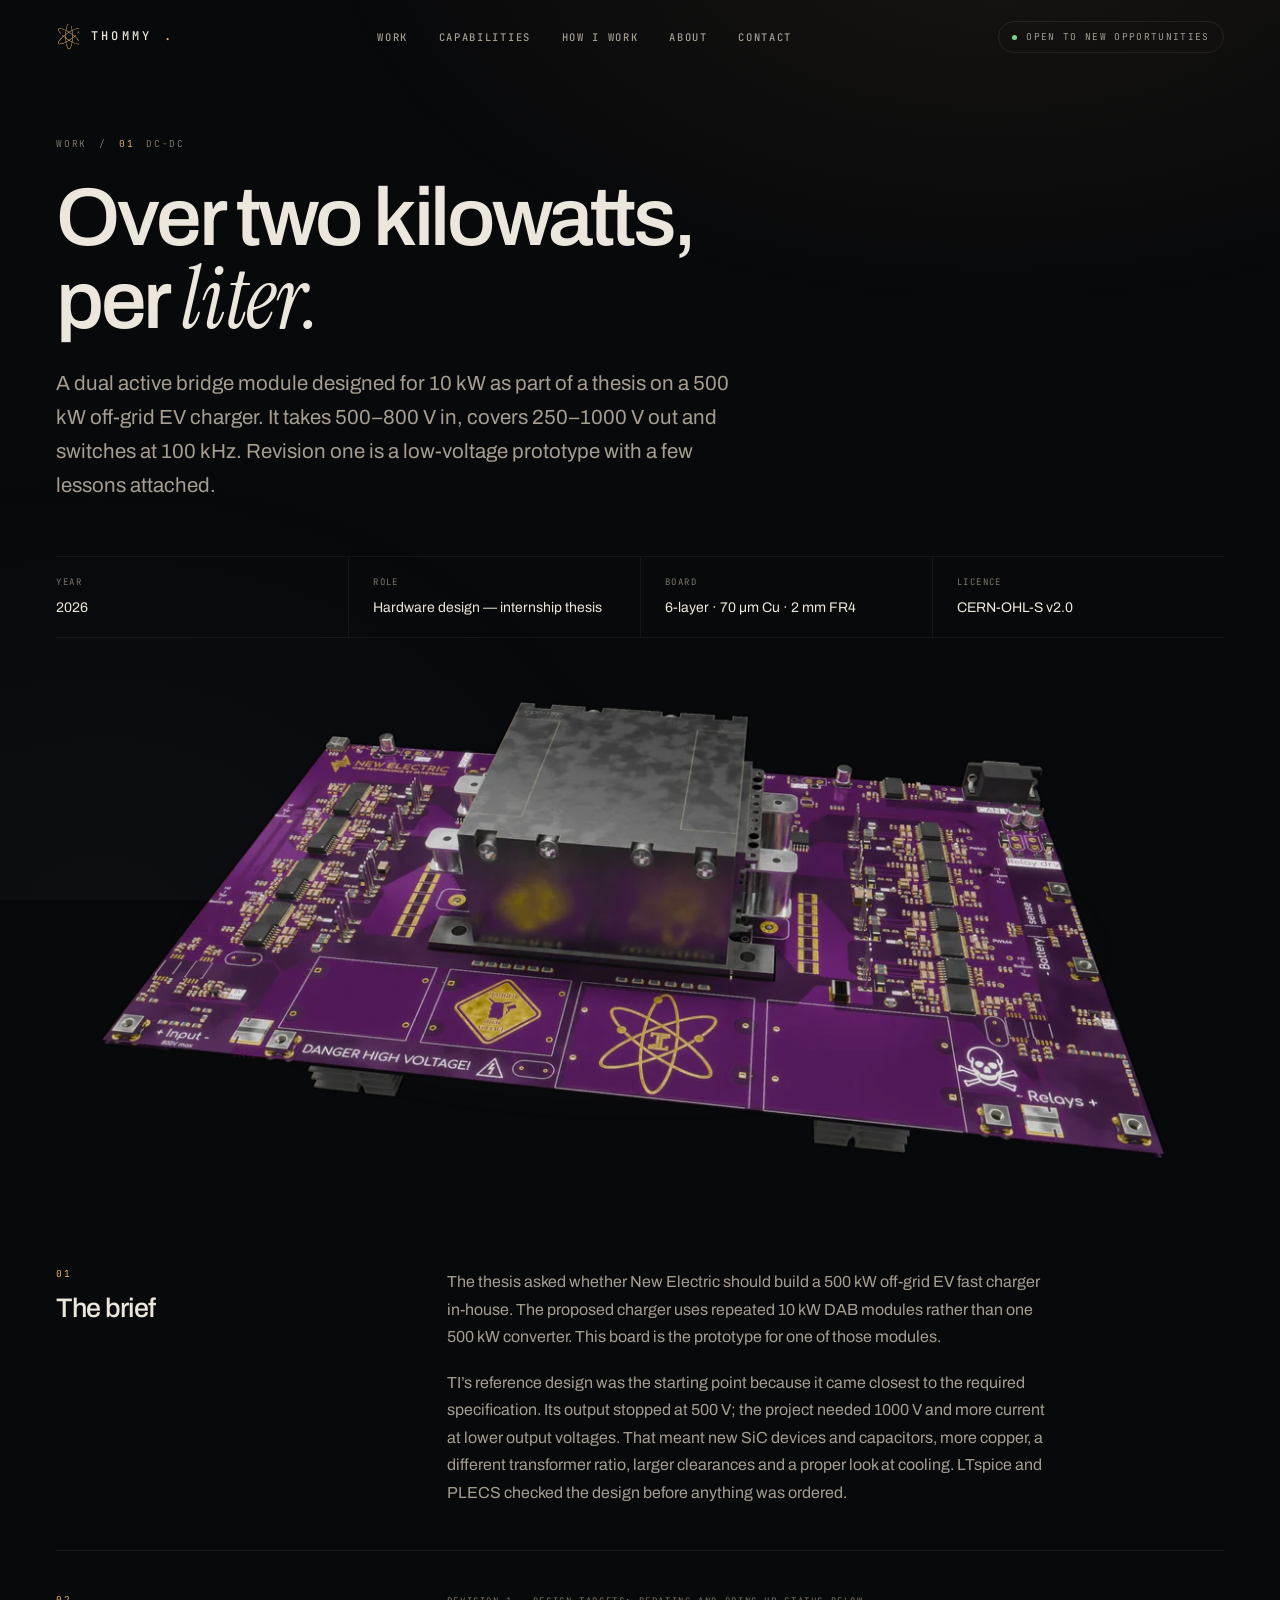
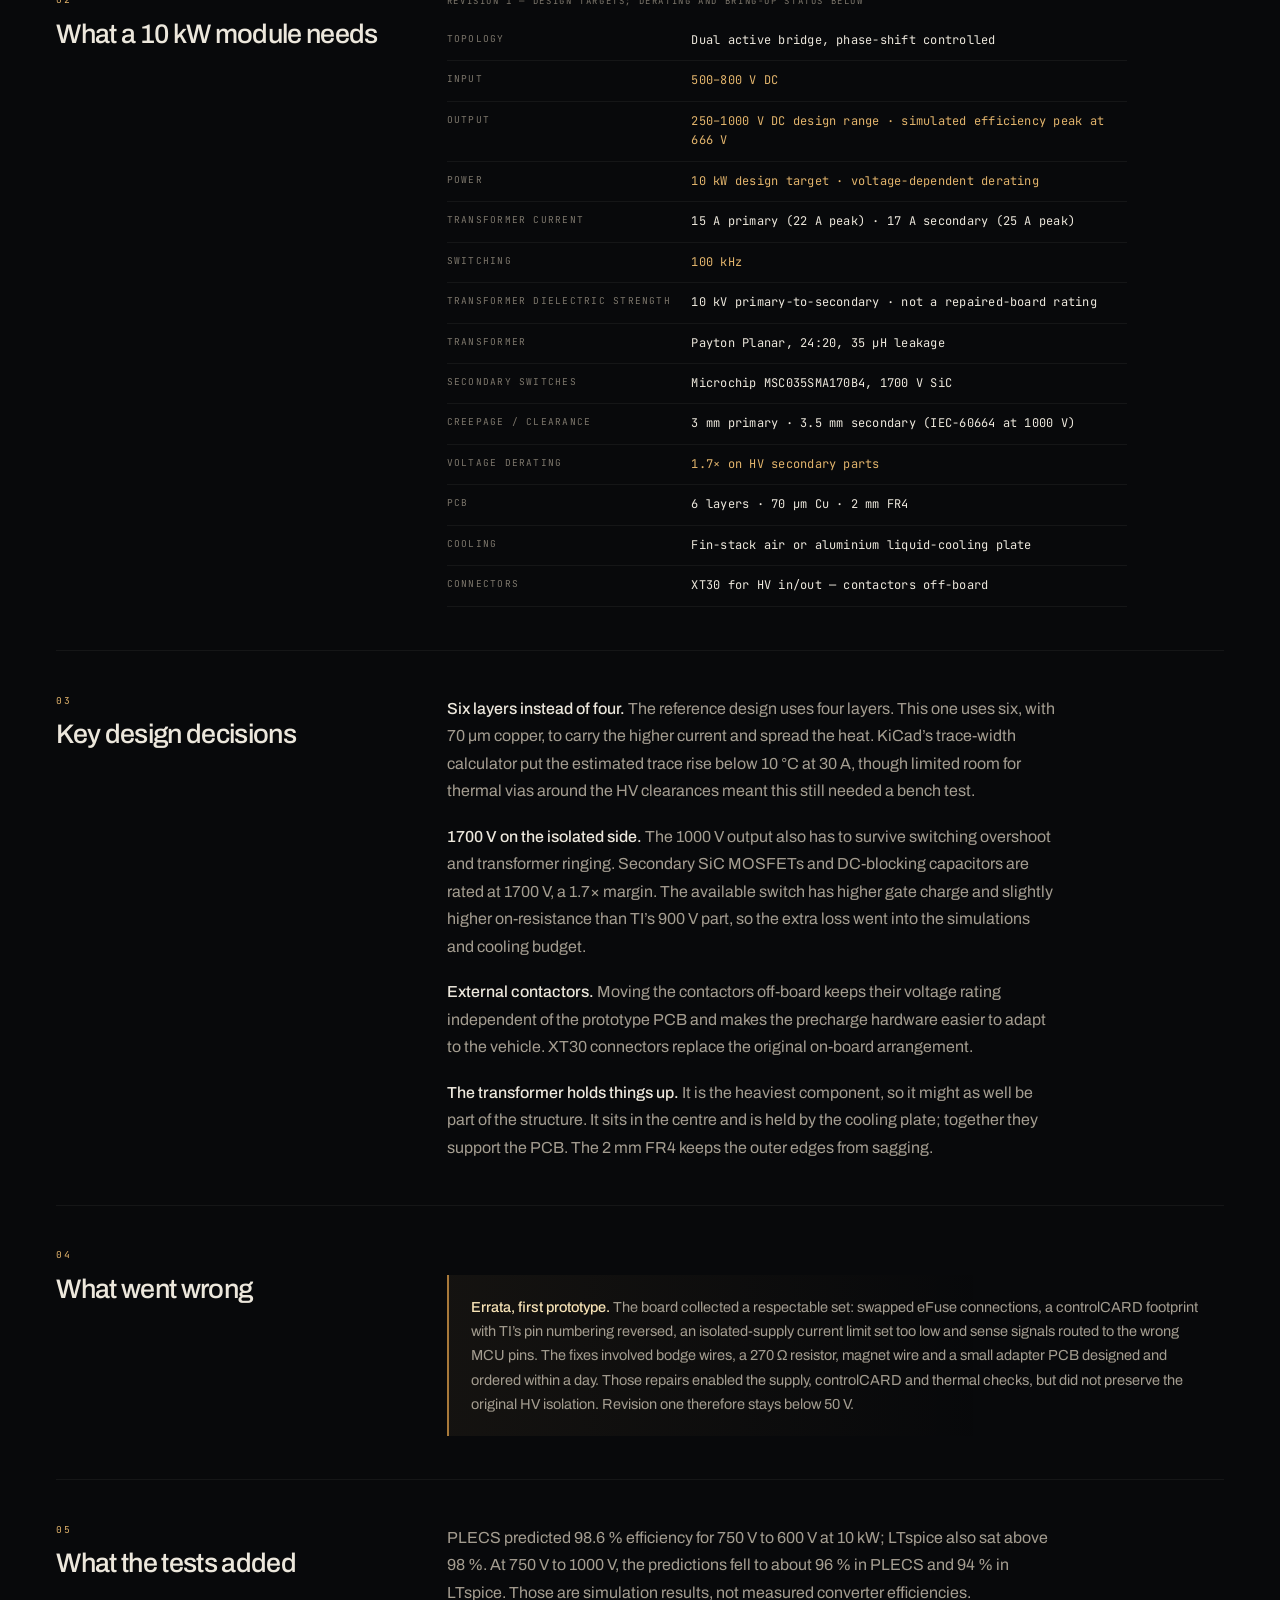
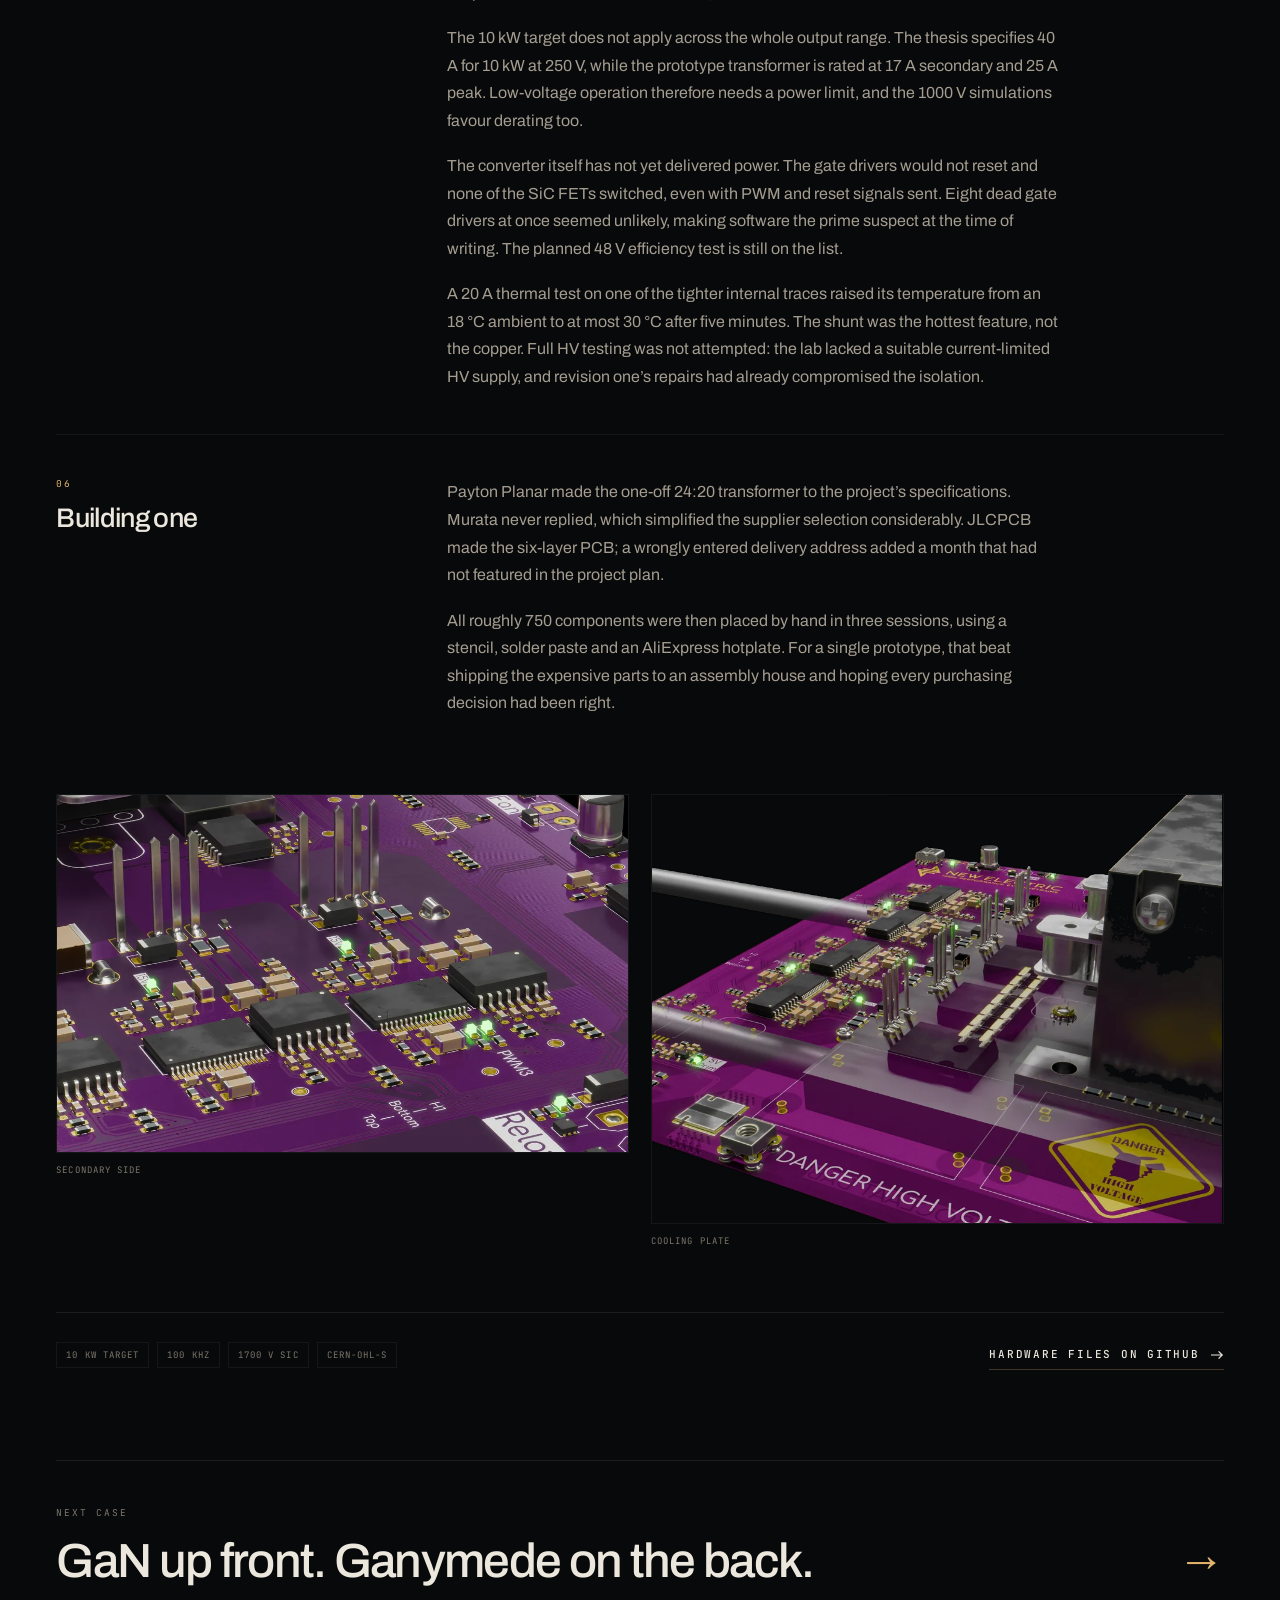
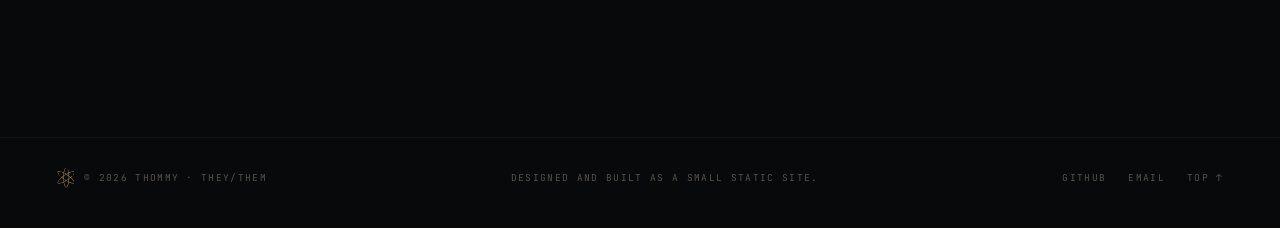
<file: projects/dab-dcdc.html>
<!DOCTYPE html>
<html lang="en">
<head>
<meta charset="utf-8">
<meta name="viewport" content="width=device-width, initial-scale=1">
<title>DAB DC-DC — 10 kW design · Thommy</title>
<meta name="description" content="A dual active bridge designed for 10 kW as part of a 500 kW off-grid EV charger thesis: 800 V in, up to 1000 V out, 100 kHz and 1700 V SiC.">
<meta name="author" content="Thommy">
<meta name="theme-color" content="#08090b">
<meta property="og:type" content="article">
<meta property="og:title" content="DAB DC-DC — 10 kW design · Thommy">
<meta property="og:description" content="A dual active bridge designed for 10 kW as part of a 500 kW off-grid EV charger thesis: 800 V in, up to 1000 V out, 100 kHz and 1700 V SiC.">
<meta property="og:image" content="../assets/img/ganymede-iso-1100.webp">
<meta name="twitter:card" content="summary_large_image">
<link rel="icon" href="../assets/favicon.svg" type="image/svg+xml">
<link rel="icon" href="../assets/favicon-32.png" sizes="32x32" type="image/png">
<link rel="apple-touch-icon" href="../assets/favicon-180.png">
<link rel="preload" href="../assets/fonts/Archivo-100_900-normal.woff2" as="font" type="font/woff2" crossorigin>
<link rel="preload" href="../assets/fonts/JetBrainsMono-400-normal.woff2" as="font" type="font/woff2" crossorigin>
<link rel="stylesheet" href="../assets/css/style.css">
<script>document.documentElement.classList.add("js");</script>
</head>
<body>
<a class="skip" href="#body">Skip to the content</a>

<header class="site-head" data-stuck="false" data-open="false">
  <div class="wrap head-inner">
    <a class="brand" href="../index.html" aria-label="Thommy, home">
      <img class="brand-mark" src="../assets/logo-mark.svg" alt="" width="23" height="26">
      Thommy<span class="dot">.</span>
    </a>
      <nav class="nav" id="primary-nav" aria-label="Primary">
        <a href="../index.html#work">Work</a>
        <a href="../index.html#capabilities">Capabilities</a>
        <a href="../index.html#process">How I work</a>
        <a href="../index.html#about">About</a>
        <a href="../index.html#contact">Contact</a>
      </nav>
    <span class="head-status"><span class="pulse" aria-hidden="true"></span>Open to new opportunities</span>
    <button class="nav-toggle" aria-label="Menu" aria-expanded="false" aria-controls="primary-nav">
      <span aria-hidden="true"></span>
    </button>
  </div>
</header>

<main id="top" class="case-hero">
  <div class="wrap">
    <p class="crumb"><a href="../index.html#work">Work</a> <span aria-hidden="true">/</span> <i>01</i> <span>DC-DC</span></p>
    <h1>Over two kilowatts,<br>per <em class="serif">liter.</em></h1>
    <p class="lede">A dual active bridge module designed for 10 kW as part of a thesis on a 500 kW off-grid EV charger. It takes 500–800 V in, covers 250–1000 V out and switches at 100 kHz. Revision one is a low-voltage prototype with a few lessons attached.</p>
    <dl class="case-meta">
        <div><dt>Year</dt><dd>2026</dd></div>
        <div><dt>Role</dt><dd>Hardware design — internship thesis</dd></div>
        <div><dt>Board</dt><dd>6-layer · 70 µm Cu · 2 mm FR4</dd></div>
        <div><dt>Licence</dt><dd>CERN-OHL-S v2.0</dd></div>
    </dl>
  </div>
  <div class="wrap case-hero-media">
    <img src="../assets/img/dab-hero-1100.webp"
             srcset="../assets/img/dab-hero-1100.webp 1100w, ../assets/img/dab-hero-1800.webp 1800w"
             sizes="(max-width: 860px) 92vw, 84vw" width="1800" height="773" alt="The 10 kW dual active bridge board: purple solder mask, a planar transformer under an aluminium block, 1700 V SiC MOSFETs along both sides." loading="lazy">
  </div>

  <div class="wrap case-body" id="body">

      <section class="case-grid" data-reveal>
        <h2><span class="n">01</span>The brief</h2>
        <div class="prose">

          <p>The thesis asked whether New Electric should build a 500 kW off-grid EV fast charger in-house. The proposed charger uses repeated 10 kW DAB modules rather than one 500 kW converter. This board is the prototype for one of those modules.</p>
          <p>TI’s reference design was the starting point because it came closest to the required specification. Its output stopped at 500 V; the project needed 1000 V and more current at lower output voltages. That meant new SiC devices and capacitors, more copper, a different transformer ratio, larger clearances and a proper look at cooling. LTspice and PLECS checked the design before anything was ordered.</p>

        </div>
      </section>
      <section class="case-grid" data-reveal>
        <h2><span class="n">02</span>What a 10 kW module needs</h2>
        <div>
          <table class="table">
            <caption>Revision 1 — design targets; derating and bring-up status below</caption>
            <tbody>
            <tr><th scope="row">Topology</th><td>Dual active bridge, phase-shift controlled</td></tr>
            <tr><th scope="row">Input</th><td class="num">500–800 V DC</td></tr>
            <tr><th scope="row">Output</th><td class="num">250–1000 V DC design range · simulated efficiency peak at 666 V</td></tr>
            <tr><th scope="row">Power</th><td class="num">10 kW design target · voltage-dependent derating</td></tr>
            <tr><th scope="row">Transformer current</th><td>15 A primary (22 A peak) · 17 A secondary (25 A peak)</td></tr>
            <tr><th scope="row">Switching</th><td class="num">100 kHz</td></tr>
            <tr><th scope="row">Transformer dielectric strength</th><td>10 kV primary-to-secondary · not a repaired-board rating</td></tr>
            <tr><th scope="row">Transformer</th><td>Payton Planar, 24:20, 35 µH leakage</td></tr>
            <tr><th scope="row">Secondary switches</th><td>Microchip MSC035SMA170B4, 1700 V SiC</td></tr>
            <tr><th scope="row">Creepage / clearance</th><td>3 mm primary · 3.5 mm secondary (IEC-60664 at 1000 V)</td></tr>
            <tr><th scope="row">Voltage derating</th><td class="num">1.7× on HV secondary parts</td></tr>
            <tr><th scope="row">PCB</th><td>6 layers · 70 µm Cu · 2 mm FR4</td></tr>
            <tr><th scope="row">Cooling</th><td>Fin-stack air or aluminium liquid-cooling plate</td></tr>
            <tr><th scope="row">Connectors</th><td>XT30 for HV in/out — contactors off-board</td></tr>
            </tbody>
          </table>
        </div>
      </section>
      <section class="case-grid" data-reveal>
        <h2><span class="n">03</span>Key design decisions</h2>
        <div class="prose">

          <p><strong>Six layers instead of four.</strong> The reference design uses four layers. This one uses six, with 70 µm copper, to carry the higher current and spread the heat. KiCad’s trace-width calculator put the estimated trace rise below 10 °C at 30 A, though limited room for thermal vias around the HV clearances meant this still needed a bench test.</p>
          <p><strong>1700 V on the isolated side.</strong> The 1000 V output also has to survive switching overshoot and transformer ringing. Secondary SiC MOSFETs and DC-blocking capacitors are rated at 1700 V, a 1.7× margin. The available switch has higher gate charge and slightly higher on-resistance than TI’s 900 V part, so the extra loss went into the simulations and cooling budget.</p>
          <p><strong>External contactors.</strong> Moving the contactors off-board keeps their voltage rating independent of the prototype PCB and makes the precharge hardware easier to adapt to the vehicle. XT30 connectors replace the original on-board arrangement.</p>
          <p><strong>The transformer holds things up.</strong> It is the heaviest component, so it might as well be part of the structure. It sits in the centre and is held by the cooling plate; together they support the PCB. The 2 mm FR4 keeps the outer edges from sagging.</p>

        </div>
      </section>
      <section class="case-grid" data-reveal>
        <h2><span class="n">04</span>What went wrong</h2>
        <div class="prose">
          <div class="callout">
            <b>Errata, first prototype.</b> The board collected a respectable set: swapped eFuse connections, a controlCARD footprint with TI’s pin numbering reversed, an isolated-supply current limit set too low and sense signals routed to the wrong MCU pins. The fixes involved bodge wires, a 270 Ω resistor, magnet wire and a small adapter PCB designed and ordered within a day. Those repairs enabled the supply, controlCARD and thermal checks, but did not preserve the original HV isolation. Revision one therefore stays below 50 V.
          </div></div>
      </section>
      <section class="case-grid" data-reveal>
        <h2><span class="n">05</span>What the tests added</h2>
        <div class="prose">

          <p>PLECS predicted 98.6 % efficiency for 750 V to 600 V at 10 kW; LTspice also sat above 98 %. At 750 V to 1000 V, the predictions fell to about 96 % in PLECS and 94 % in LTspice. Those are simulation results, not measured converter efficiencies.</p>
          <p>The 10 kW target does not apply across the whole output range. The thesis specifies 40 A for 10 kW at 250 V, while the prototype transformer is rated at 17 A secondary and 25 A peak. Low-voltage operation therefore needs a power limit, and the 1000 V simulations favour derating too.</p>
          <p>The converter itself has not yet delivered power. The gate drivers would not reset and none of the SiC FETs switched, even with PWM and reset signals sent. Eight dead gate drivers at once seemed unlikely, making software the prime suspect at the time of writing. The planned 48 V efficiency test is still on the list.</p>
          <p>A 20 A thermal test on one of the tighter internal traces raised its temperature from an 18 °C ambient to at most 30 °C after five minutes. The shunt was the hottest feature, not the copper. Full HV testing was not attempted: the lab lacked a suitable current-limited HV supply, and revision one’s repairs had already compromised the isolation.</p>

        </div>
      </section>
      <section class="case-grid" data-reveal>
        <h2><span class="n">06</span>Building one</h2>
        <div class="prose">

          <p>Payton Planar made the one-off 24:20 transformer to the project’s specifications. Murata never replied, which simplified the supplier selection considerably. JLCPCB made the six-layer PCB; a wrongly entered delivery address added a month that had not featured in the project plan.</p>
          <p>All roughly 750 components were then placed by hand in three sessions, using a stencil, solder paste and an AliExpress hotplate. For a single prototype, that beat shipping the expensive parts to an assembly house and hoping every purchasing decision had been right.</p>

        </div>
      </section>
    <div class="figures">
            <figure class="figure ">
              <img src="../assets/img/dab-macro-1100.webp"
                   srcset="../assets/img/dab-macro-1100.webp 1100w, ../assets/img/dab-macro-1800.webp 1800w"
                   sizes="(max-width: 860px) 92vw, 60vw" width="1800" height="1125" alt="Close-up of the secondary side: 1700 V SiC MOSFETs, gate-drive isolation and the HV capacitor bank." loading="lazy">
              <figcaption>Secondary side</figcaption>
            </figure>
            <figure class="figure ">
              <img src="../assets/img/dab-cooling-950.webp"
                   srcset="../assets/img/dab-cooling-950.webp 950w, ../assets/img/dab-cooling-1500.webp 1500w"
                   sizes="(max-width: 860px) 92vw, 60vw" width="1500" height="1125" alt="The cooling plate and fin stack, clamped over the SiC devices and the transformer." loading="lazy">
              <figcaption>Cooling plate</figcaption>
            </figure>
    </div>

    <div class="case-foot">
      <div class="tags"><span class="tag">10 kW target</span><span class="tag">100 kHz</span><span class="tag">1700 V SiC</span><span class="tag">CERN-OHL-S</span></div>
      <div><a class="arrow" href="https://github.com/NovaPrime18/DAB_DCDC" target="_blank" rel="noopener">Hardware files on GitHub <svg width="14" height="10" viewBox="0 0 14 10" fill="none" aria-hidden="true"><path d="M1 5h11M8.6 1.4 12.2 5l-3.6 3.6" stroke="currentColor" stroke-width="1.2"/></svg></a></div>
    </div>
  </div>

  <div class="wrap">
    <a class="next-case" href="ganymede.html">
      <span class="k">Next case</span>
      <span class="t"><span>GaN up front. Ganymede on the back.</span><span aria-hidden="true">→</span></span>
    </a>
  </div>
</main>

<footer class="site-foot">
  <div class="wrap foot-inner">
    <span class="foot-brand"><img src="../assets/logo-mark.svg" alt="" width="18" height="20"><span>© 2026 Thommy · they/them</span></span>
    <span>Designed and built as a small static site.</span>
    <nav class="foot-links" aria-label="Footer">
      <a href="https://github.com/NovaPrime18" target="_blank" rel="noopener">GitHub</a>
      <a href="mailto:novaprime18@gmail.com">Email</a>
      <a href="#top">Top ↑</a>
    </nav>
  </div>
</footer>

<script src="../assets/js/main.js" defer></script>
</body>
</html>
</file>
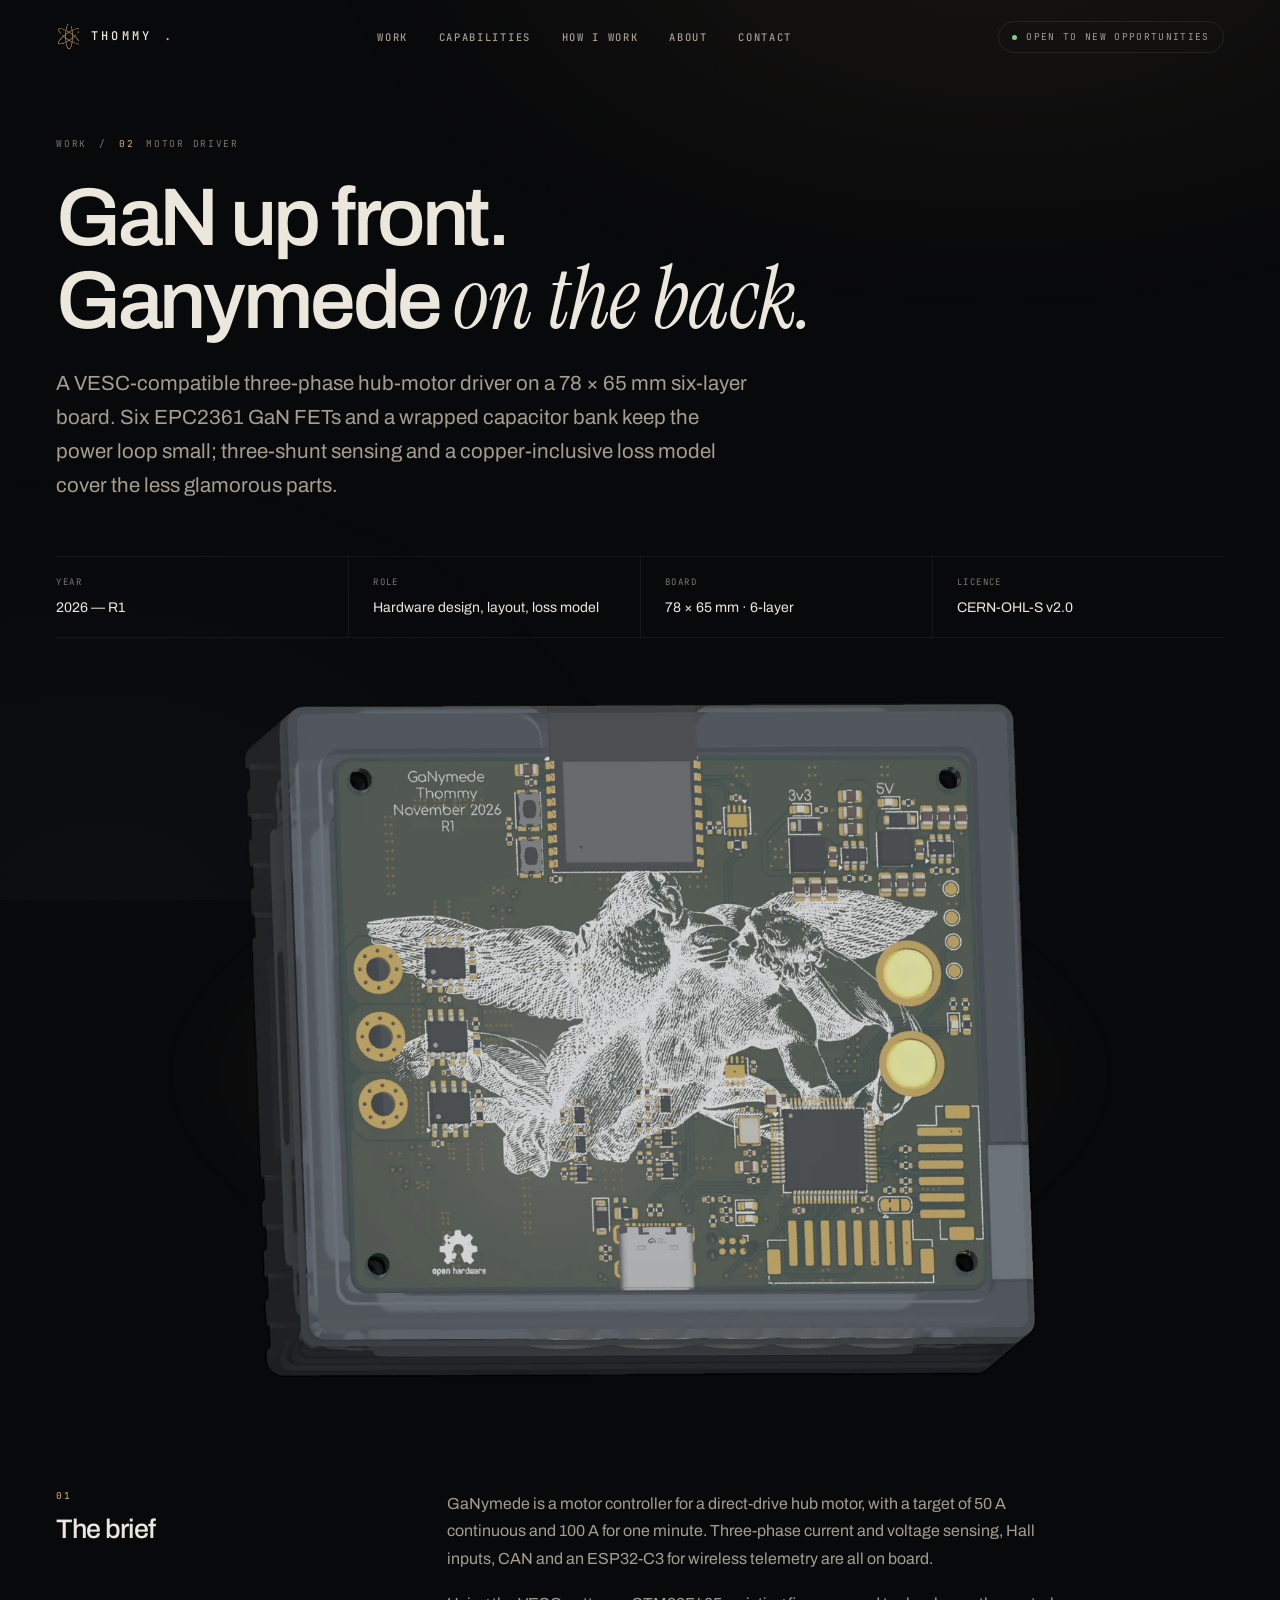
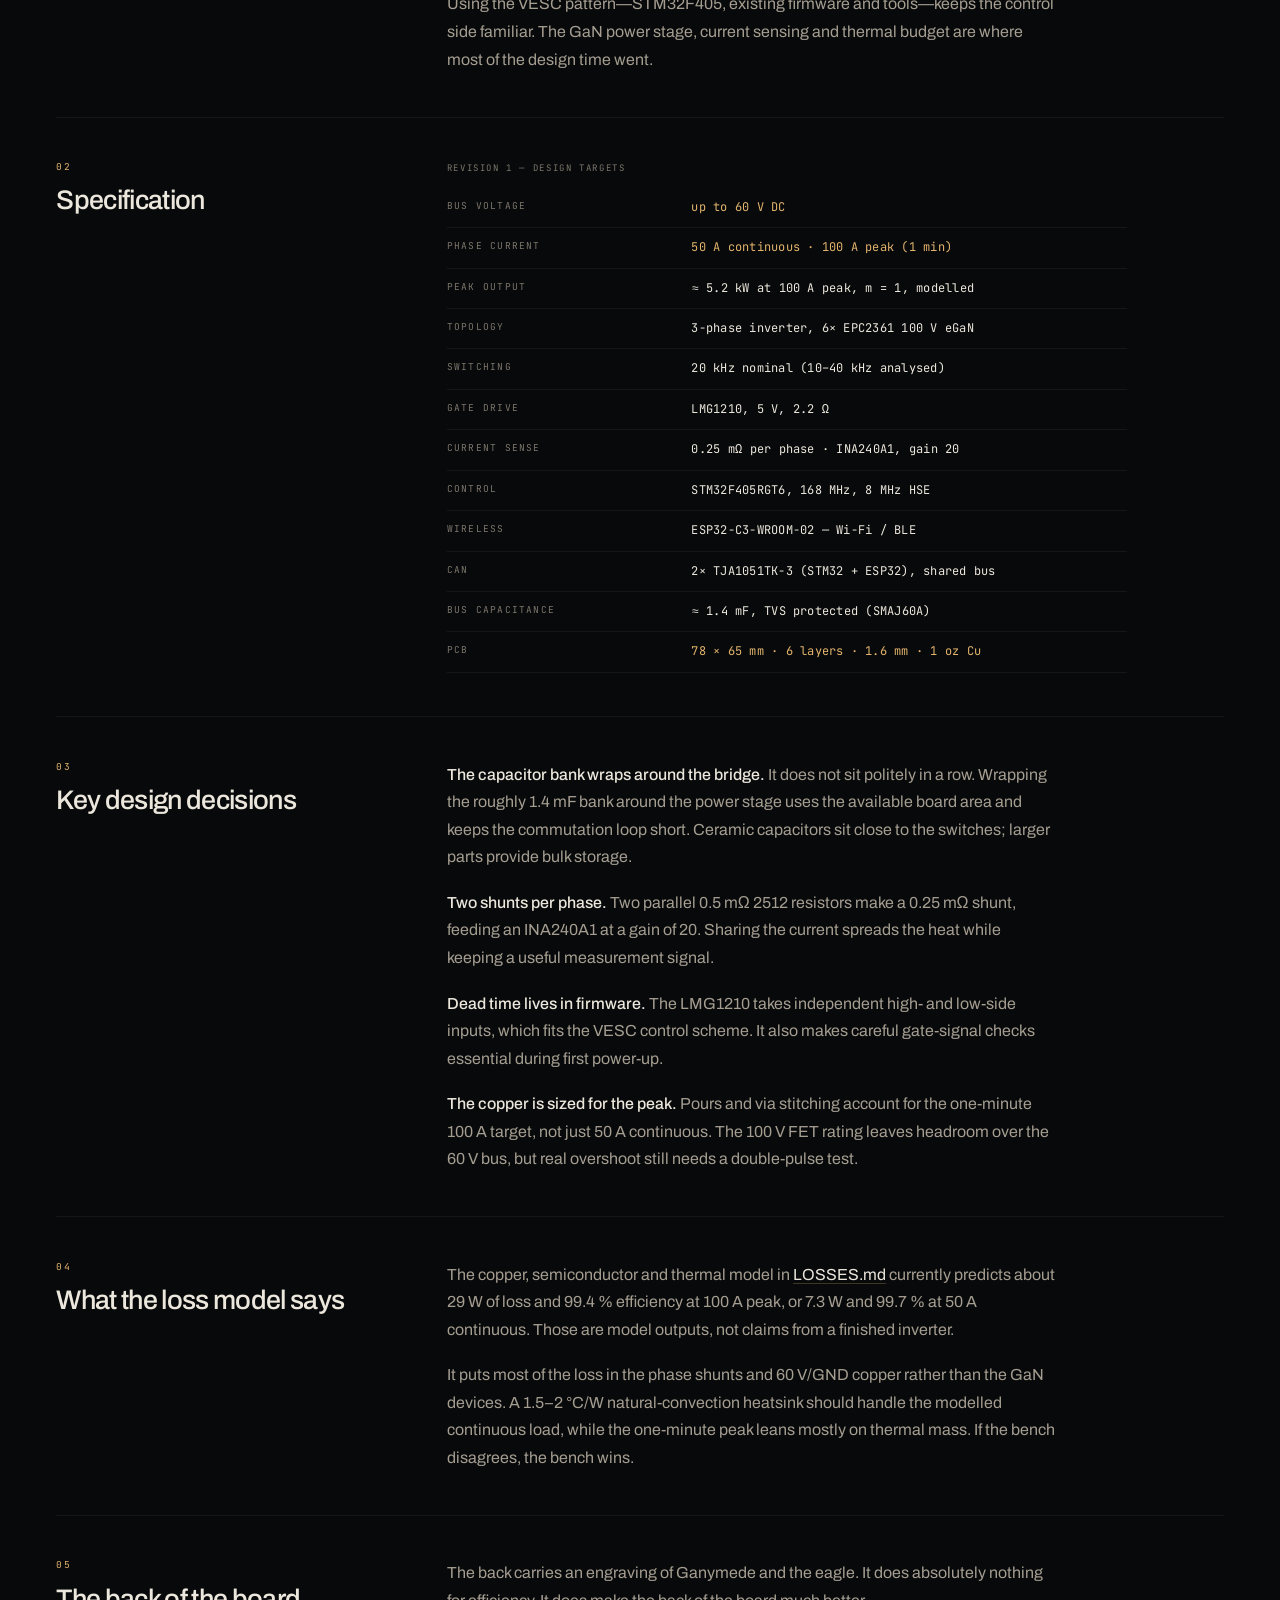
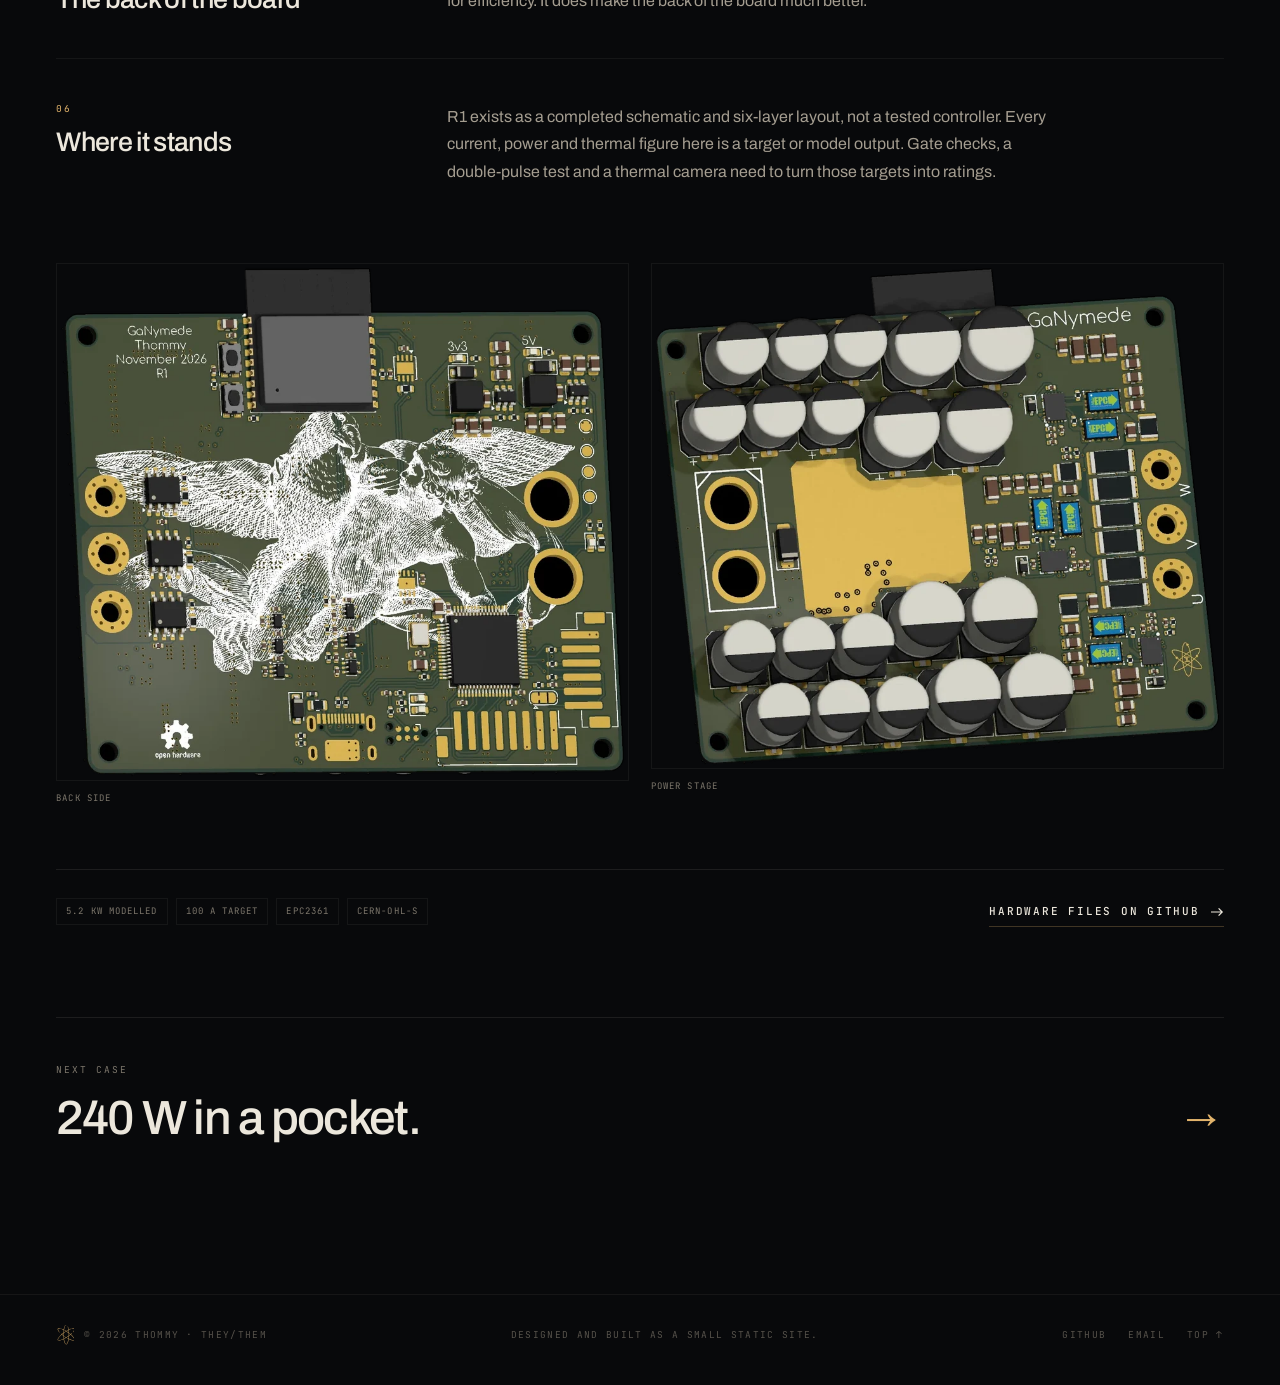
<file: projects/ganymede.html>
<!DOCTYPE html>
<html lang="en">
<head>
<meta charset="utf-8">
<meta name="viewport" content="width=device-width, initial-scale=1">
<title>GaNymede — 60 V, 100 A GaN motor driver · Thommy</title>
<meta name="description" content="A VESC-compatible three-phase GaN motor controller: six EPC2361 eGaN FETs, 0.25 mΩ phase shunts and 1.4 mF of bus capacitance on a 78 × 65 mm six-layer board.">
<meta name="author" content="Thommy">
<meta name="theme-color" content="#08090b">
<meta property="og:type" content="article">
<meta property="og:title" content="GaNymede — 60 V, 100 A GaN motor driver · Thommy">
<meta property="og:description" content="A VESC-compatible three-phase GaN motor controller: six EPC2361 eGaN FETs, 0.25 mΩ phase shunts and 1.4 mF of bus capacitance on a 78 × 65 mm six-layer board.">
<meta property="og:image" content="../assets/img/ganymede-iso-1100.webp">
<meta name="twitter:card" content="summary_large_image">
<link rel="icon" href="../assets/favicon.svg" type="image/svg+xml">
<link rel="icon" href="../assets/favicon-32.png" sizes="32x32" type="image/png">
<link rel="apple-touch-icon" href="../assets/favicon-180.png">
<link rel="preload" href="../assets/fonts/Archivo-100_900-normal.woff2" as="font" type="font/woff2" crossorigin>
<link rel="preload" href="../assets/fonts/JetBrainsMono-400-normal.woff2" as="font" type="font/woff2" crossorigin>
<link rel="stylesheet" href="../assets/css/style.css">
<script>document.documentElement.classList.add("js");</script>
</head>
<body>
<a class="skip" href="#body">Skip to the content</a>

<header class="site-head" data-stuck="false" data-open="false">
  <div class="wrap head-inner">
    <a class="brand" href="../index.html" aria-label="Thommy, home">
      <img class="brand-mark" src="../assets/logo-mark.svg" alt="" width="23" height="26">
      Thommy<span class="dot">.</span>
    </a>
      <nav class="nav" id="primary-nav" aria-label="Primary">
        <a href="../index.html#work">Work</a>
        <a href="../index.html#capabilities">Capabilities</a>
        <a href="../index.html#process">How I work</a>
        <a href="../index.html#about">About</a>
        <a href="../index.html#contact">Contact</a>
      </nav>
    <span class="head-status"><span class="pulse" aria-hidden="true"></span>Open to new opportunities</span>
    <button class="nav-toggle" aria-label="Menu" aria-expanded="false" aria-controls="primary-nav">
      <span aria-hidden="true"></span>
    </button>
  </div>
</header>

<main id="top" class="case-hero">
  <div class="wrap">
    <p class="crumb"><a href="../index.html#work">Work</a> <span aria-hidden="true">/</span> <i>02</i> <span>Motor driver</span></p>
    <h1>GaN up front.<br>Ganymede <em class="serif">on the back.</em></h1>
    <p class="lede">A VESC-compatible three-phase hub-motor driver on a 78 × 65 mm six-layer board. Six EPC2361 GaN FETs and a wrapped capacitor bank keep the power loop small; three-shunt sensing and a copper-inclusive loss model cover the less glamorous parts.</p>
    <dl class="case-meta">
        <div><dt>Year</dt><dd>2026 — R1</dd></div>
        <div><dt>Role</dt><dd>Hardware design, layout, loss model</dd></div>
        <div><dt>Board</dt><dd>78 × 65 mm · 6-layer</dd></div>
        <div><dt>Licence</dt><dd>CERN-OHL-S v2.0</dd></div>
    </dl>
  </div>
  <div class="wrap case-hero-media">
    <img src="../assets/img/ganymede-iso-1100.webp"
             srcset="../assets/img/ganymede-iso-1100.webp 1100w, ../assets/img/ganymede-iso-1800.webp 1800w"
             sizes="(max-width: 860px) 92vw, 84vw" width="1800" height="1533" alt="GaNymede in its translucent housing, engraved silkscreen illustration of Ganymede and the eagle across the copper." loading="lazy">
  </div>

  <div class="wrap case-body" id="body">

      <section class="case-grid" data-reveal>
        <h2><span class="n">01</span>The brief</h2>
        <div class="prose">

          <p>GaNymede is a motor controller for a direct-drive hub motor, with a target of 50 A continuous and 100 A for one minute. Three-phase current and voltage sensing, Hall inputs, CAN and an ESP32-C3 for wireless telemetry are all on board.</p>
          <p>Using the VESC pattern—STM32F405, existing firmware and tools—keeps the control side familiar. The GaN power stage, current sensing and thermal budget are where most of the design time went.</p>

        </div>
      </section>
      <section class="case-grid" data-reveal>
        <h2><span class="n">02</span>Specification</h2>
        <div>
          <table class="table">
            <caption>Revision 1 — design targets</caption>
            <tbody>
            <tr><th scope="row">Bus voltage</th><td class="num">up to 60 V DC</td></tr>
            <tr><th scope="row">Phase current</th><td class="num">50 A continuous · 100 A peak (1 min)</td></tr>
            <tr><th scope="row">Peak output</th><td>≈ 5.2 kW at 100 A peak, m = 1, modelled</td></tr>
            <tr><th scope="row">Topology</th><td>3-phase inverter, 6× EPC2361 100 V eGaN</td></tr>
            <tr><th scope="row">Switching</th><td>20 kHz nominal (10–40 kHz analysed)</td></tr>
            <tr><th scope="row">Gate drive</th><td>LMG1210, 5 V, 2.2 Ω</td></tr>
            <tr><th scope="row">Current sense</th><td>0.25 mΩ per phase · INA240A1, gain 20</td></tr>
            <tr><th scope="row">Control</th><td>STM32F405RGT6, 168 MHz, 8 MHz HSE</td></tr>
            <tr><th scope="row">Wireless</th><td>ESP32-C3-WROOM-02 — Wi-Fi / BLE</td></tr>
            <tr><th scope="row">CAN</th><td>2× TJA1051TK-3 (STM32 + ESP32), shared bus</td></tr>
            <tr><th scope="row">Bus capacitance</th><td>≈ 1.4 mF, TVS protected (SMAJ60A)</td></tr>
            <tr><th scope="row">PCB</th><td class="num">78 × 65 mm · 6 layers · 1.6 mm · 1 oz Cu</td></tr>
            </tbody>
          </table>
        </div>
      </section>
      <section class="case-grid" data-reveal>
        <h2><span class="n">03</span>Key design decisions</h2>
        <div class="prose">

          <p><strong>The capacitor bank wraps around the bridge.</strong> It does not sit politely in a row. Wrapping the roughly 1.4 mF bank around the power stage uses the available board area and keeps the commutation loop short. Ceramic capacitors sit close to the switches; larger parts provide bulk storage.</p>
          <p><strong>Two shunts per phase.</strong> Two parallel 0.5 mΩ 2512 resistors make a 0.25 mΩ shunt, feeding an INA240A1 at a gain of 20. Sharing the current spreads the heat while keeping a useful measurement signal.</p>
          <p><strong>Dead time lives in firmware.</strong> The LMG1210 takes independent high- and low-side inputs, which fits the VESC control scheme. It also makes careful gate-signal checks essential during first power-up.</p>
          <p><strong>The copper is sized for the peak.</strong> Pours and via stitching account for the one-minute 100 A target, not just 50 A continuous. The 100 V FET rating leaves headroom over the 60 V bus, but real overshoot still needs a double-pulse test.</p>

        </div>
      </section>
      <section class="case-grid" data-reveal>
        <h2><span class="n">04</span>What the loss model says</h2>
        <div class="prose">

          <p>The copper, semiconductor and thermal model in <a href="https://github.com/NovaPrime18/GaNymede/blob/main/LOSSES.md" target="_blank" rel="noopener">LOSSES.md</a> currently predicts about 29 W of loss and 99.4 % efficiency at 100 A peak, or 7.3 W and 99.7 % at 50 A continuous. Those are model outputs, not claims from a finished inverter.</p>
          <p>It puts most of the loss in the phase shunts and 60 V/GND copper rather than the GaN devices. A 1.5–2 °C/W natural-convection heatsink should handle the modelled continuous load, while the one-minute peak leans mostly on thermal mass. If the bench disagrees, the bench wins.</p>

        </div>
      </section>
      <section class="case-grid" data-reveal>
        <h2><span class="n">05</span>The back of the board</h2>
        <div class="prose">

          <p>The back carries an engraving of Ganymede and the eagle. It does absolutely nothing for efficiency. It does make the back of the board much better.</p>

        </div>
      </section>
      <section class="case-grid" data-reveal>
        <h2><span class="n">06</span>Where it stands</h2>
        <div class="prose">

          <p>R1 exists as a completed schematic and six-layer layout, not a tested controller. Every current, power and thermal figure here is a target or model output. Gate checks, a double-pulse test and a thermal camera need to turn those targets into ratings.</p>

        </div>
      </section>
    <div class="figures">
            <figure class="figure ">
              <img src="../assets/img/ganymede-board-back-900.webp"
                   srcset="../assets/img/ganymede-board-back-900.webp 900w, ../assets/img/ganymede-board-back-1400.webp 1400w"
                   sizes="(max-width: 860px) 92vw, 60vw" width="1400" height="1264" alt="Back of the GaNymede board, showing the engraved Ganymede and eagle illustration across the copper and silkscreen." loading="lazy">
              <figcaption>Back side</figcaption>
            </figure>
            <figure class="figure ">
              <img src="../assets/img/ganymede-board-front-900.webp"
                   srcset="../assets/img/ganymede-board-front-900.webp 900w, ../assets/img/ganymede-board-front-1400.webp 1400w"
                   sizes="(max-width: 860px) 92vw, 60vw" width="1400" height="1237" alt="Component side of the GaNymede board: the bus capacitor bank, eGaN devices and gate drivers around the power stage." loading="lazy">
              <figcaption>Power stage</figcaption>
            </figure>
    </div>

    <div class="case-foot">
      <div class="tags"><span class="tag">5.2 kW modelled</span><span class="tag">100 A target</span><span class="tag">EPC2361</span><span class="tag">CERN-OHL-S</span></div>
      <div><a class="arrow" href="https://github.com/NovaPrime18/GaNymede" target="_blank" rel="noopener">Hardware files on GitHub <svg width="14" height="10" viewBox="0 0 14 10" fill="none" aria-hidden="true"><path d="M1 5h11M8.6 1.4 12.2 5l-3.6 3.6" stroke="currentColor" stroke-width="1.2"/></svg></a></div>
    </div>
  </div>

  <div class="wrap">
    <a class="next-case" href="nitride-nano.html">
      <span class="k">Next case</span>
      <span class="t"><span>240 W in a pocket.</span><span aria-hidden="true">→</span></span>
    </a>
  </div>
</main>

<footer class="site-foot">
  <div class="wrap foot-inner">
    <span class="foot-brand"><img src="../assets/logo-mark.svg" alt="" width="18" height="20"><span>© 2026 Thommy · they/them</span></span>
    <span>Designed and built as a small static site.</span>
    <nav class="foot-links" aria-label="Footer">
      <a href="https://github.com/NovaPrime18" target="_blank" rel="noopener">GitHub</a>
      <a href="mailto:novaprime18@gmail.com">Email</a>
      <a href="#top">Top ↑</a>
    </nav>
  </div>
</footer>

<script src="../assets/js/main.js" defer></script>
</body>
</html>
</file>
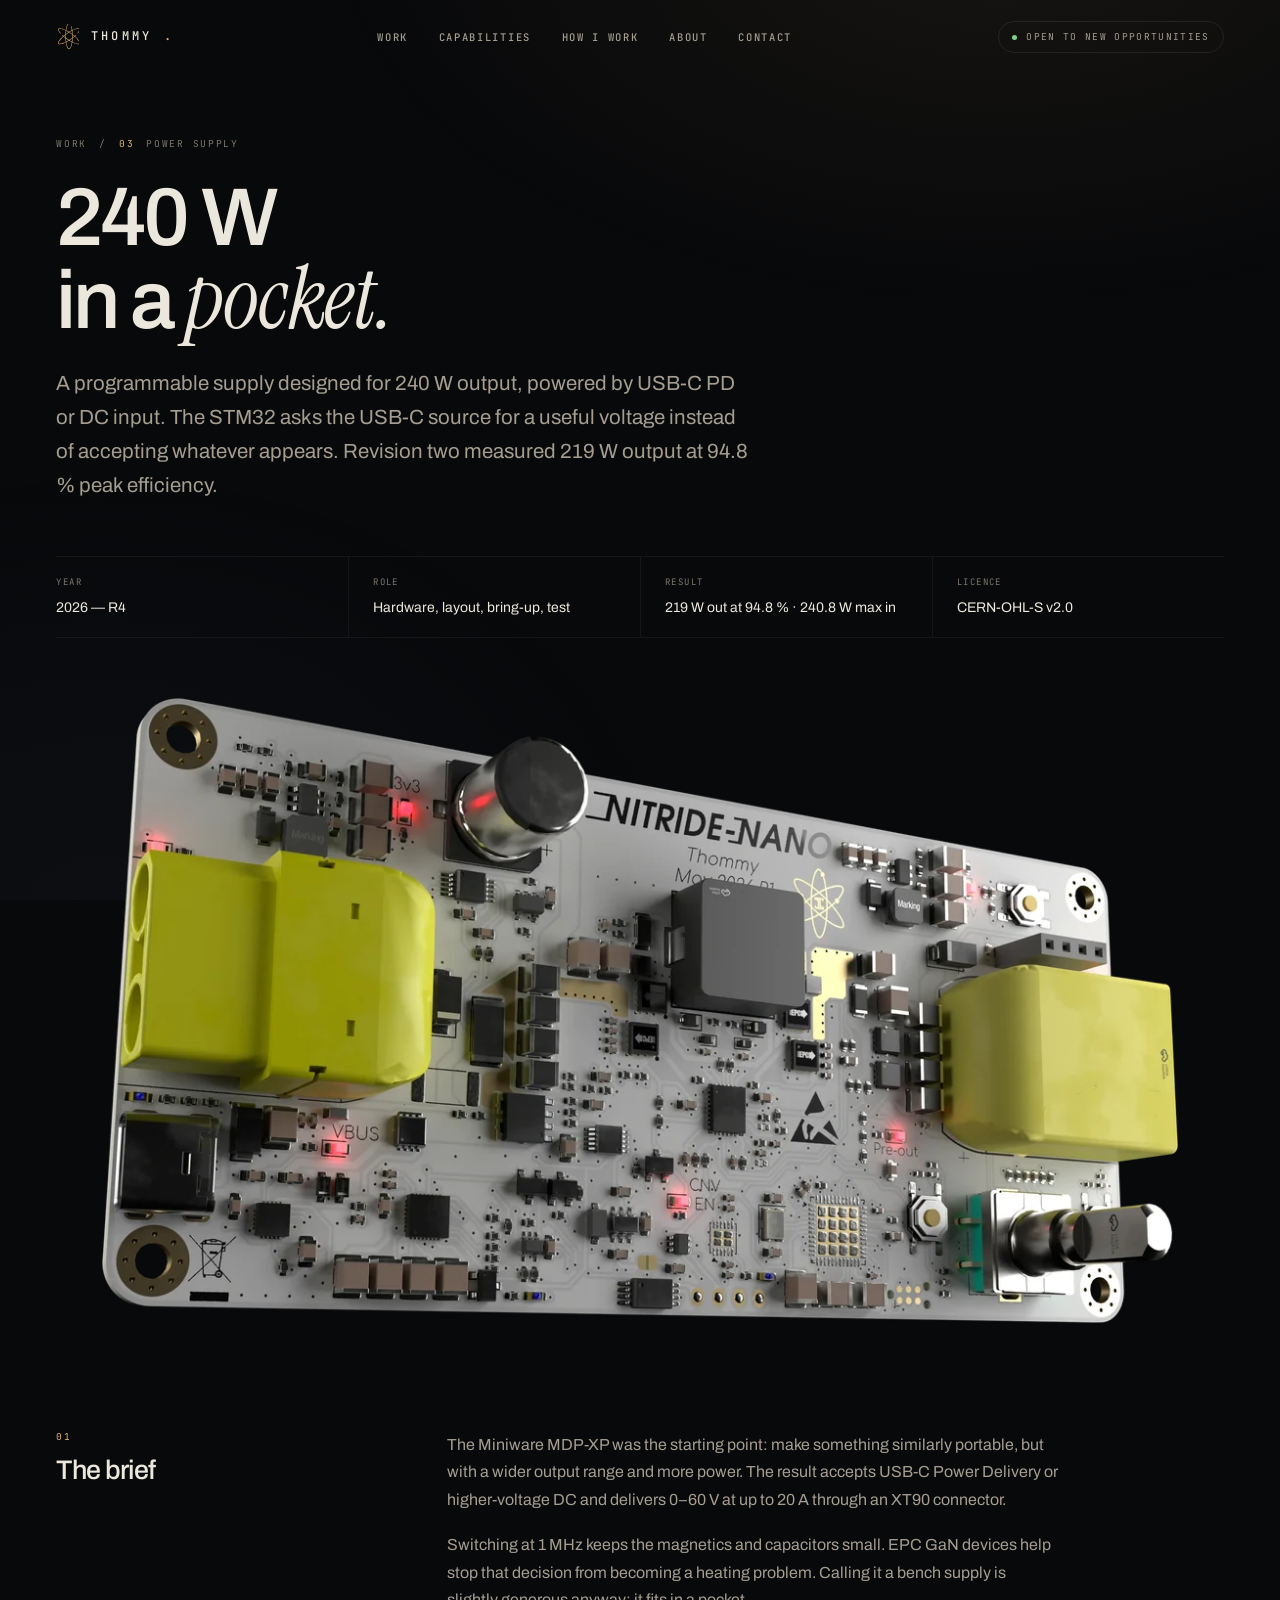
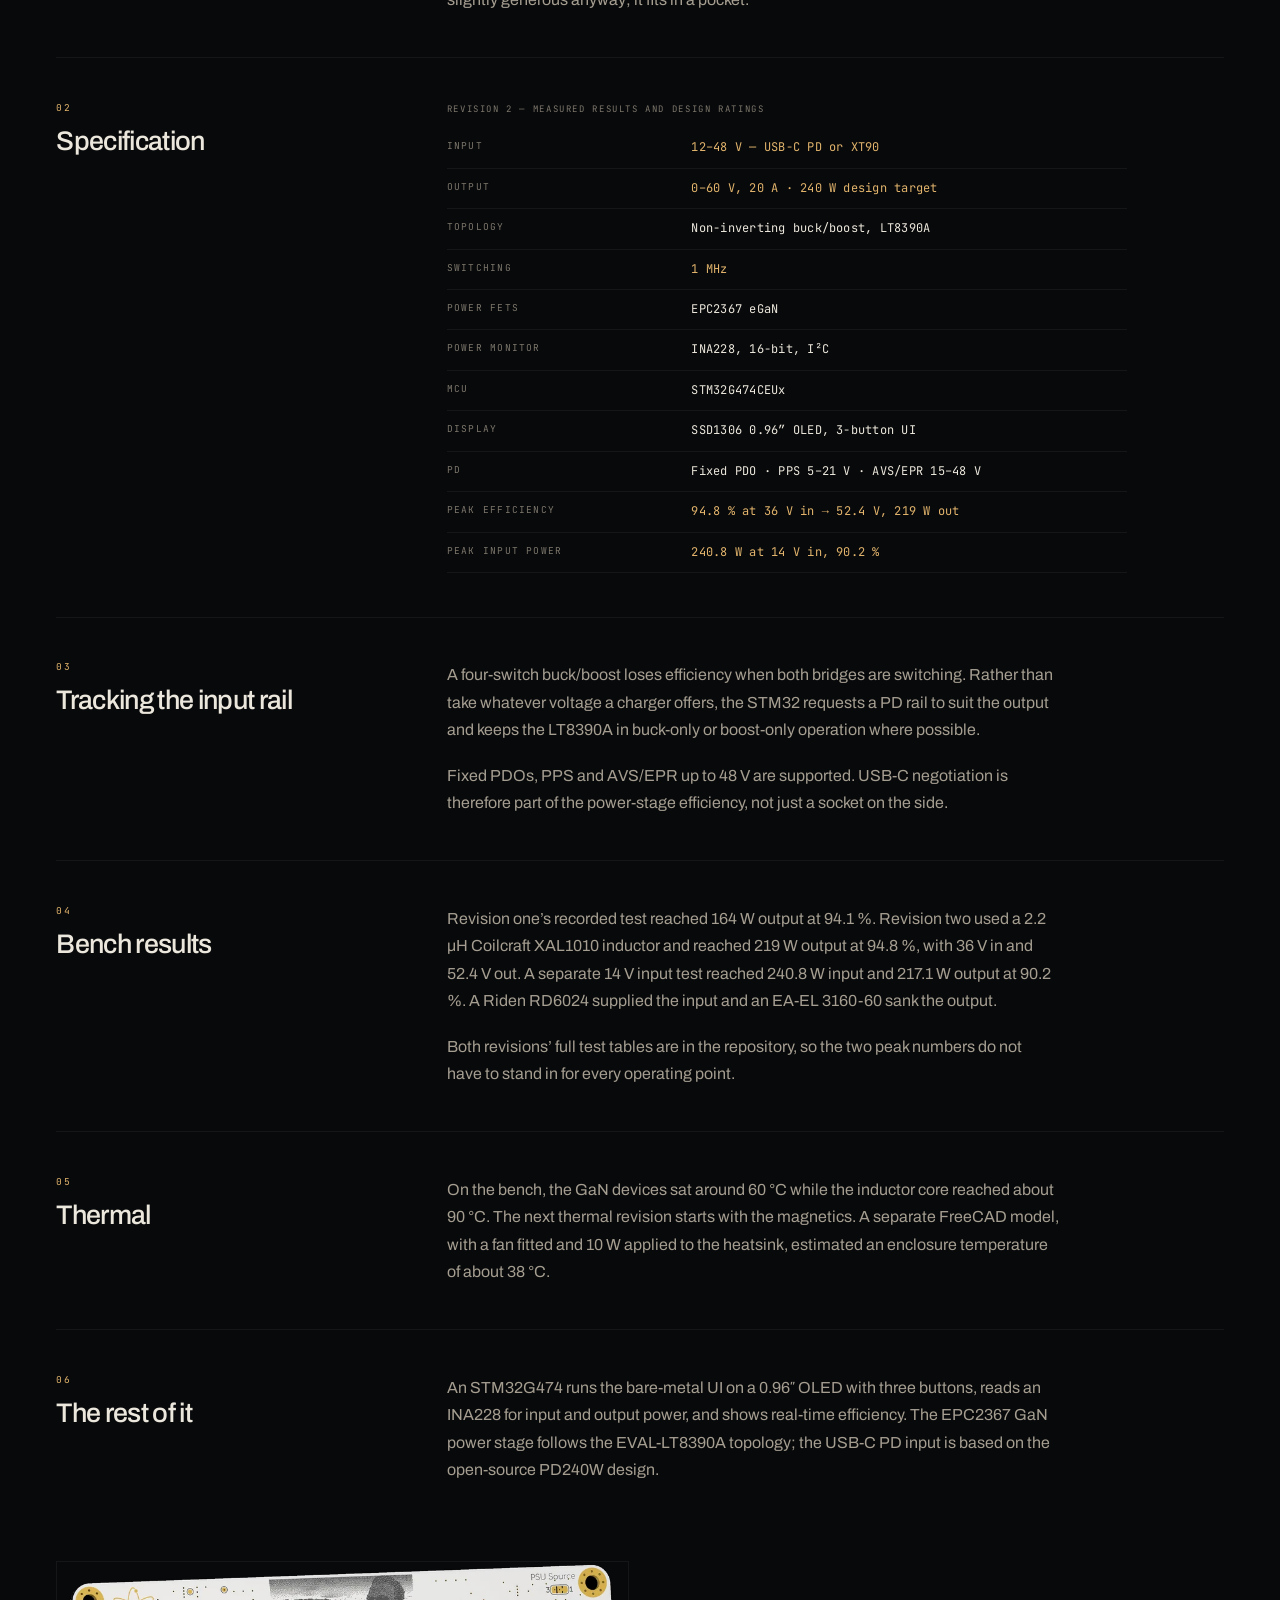
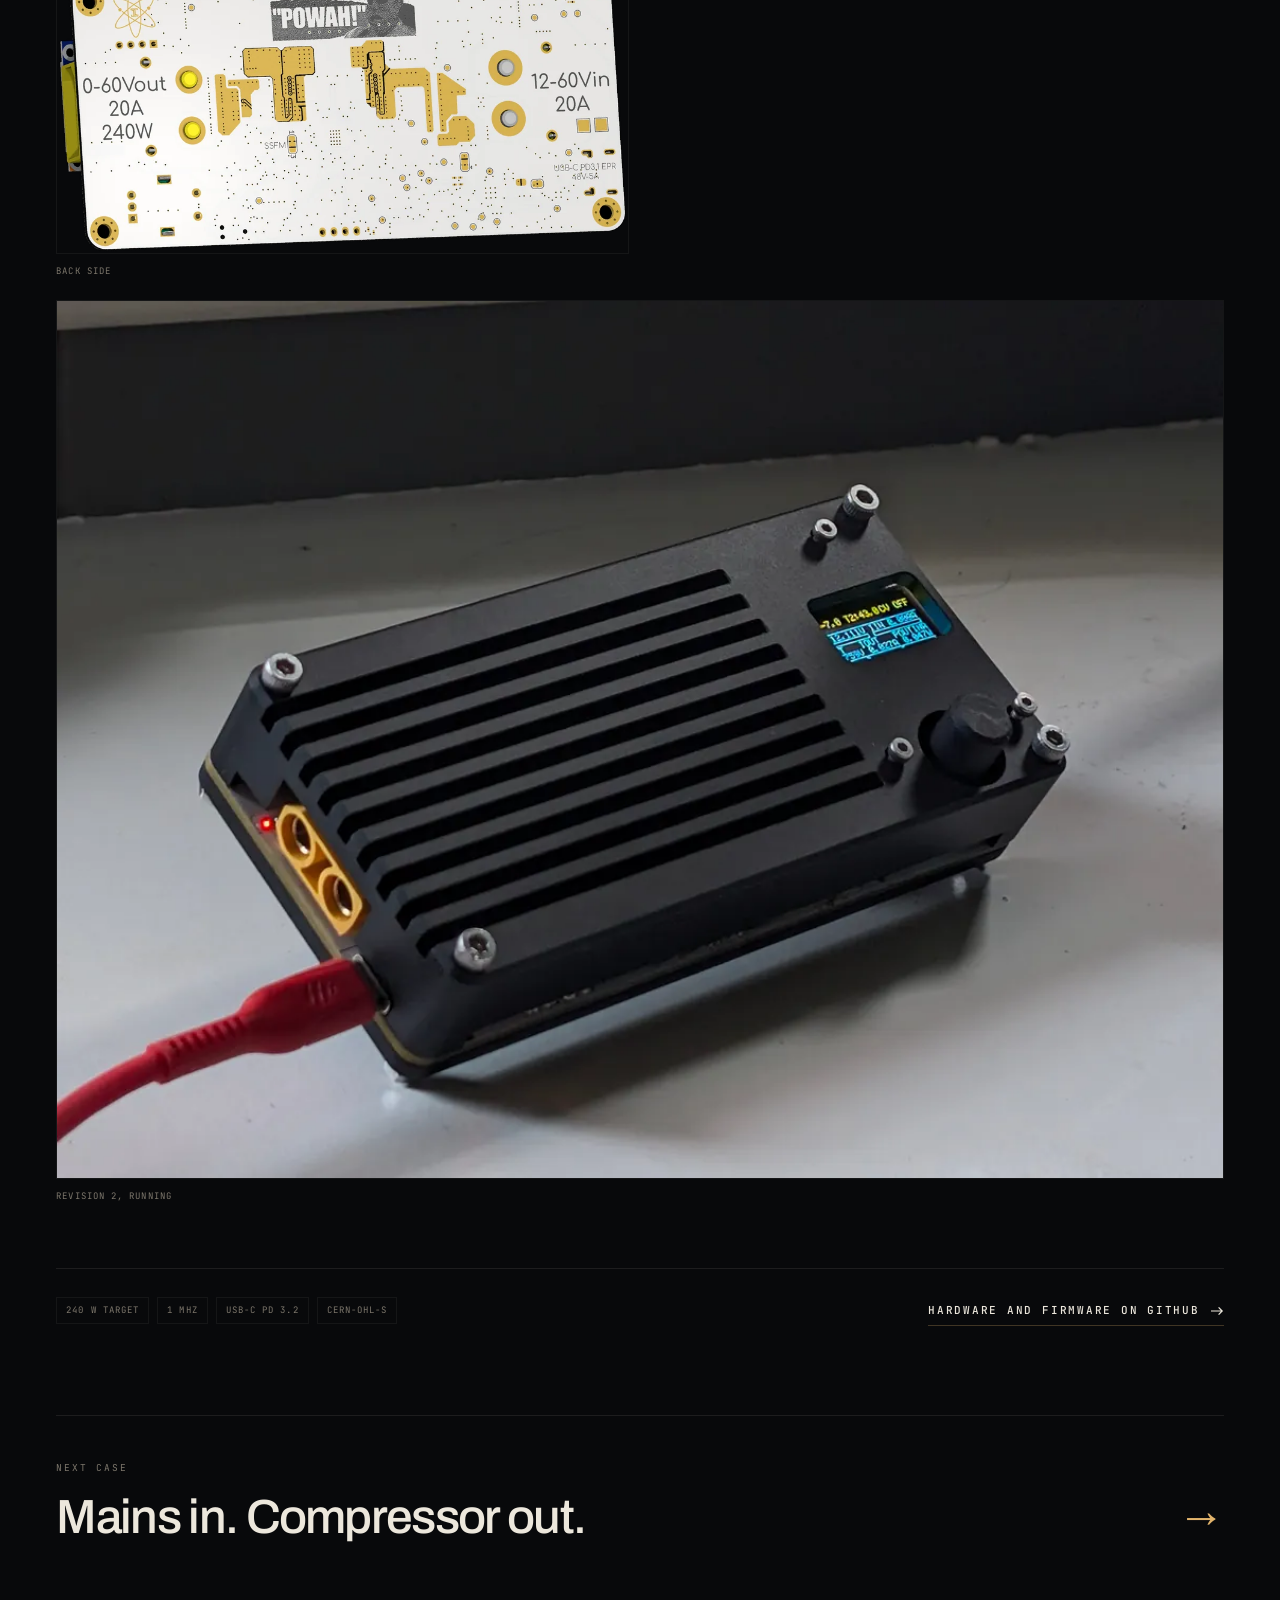
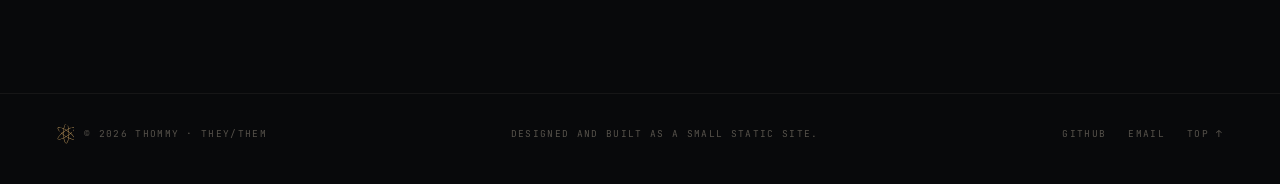
<file: projects/nitride-nano.html>
<!DOCTYPE html>
<html lang="en">
<head>
<meta charset="utf-8">
<meta name="viewport" content="width=device-width, initial-scale=1">
<title>nitride-nano — 240 W USB-C PD bench supply · Thommy</title>
<meta name="description" content="A USB-C PD 3.2 buck/boost converter designed for 240 W output: 12–48 V in, 0–60 V out, 1 MHz and 94.8 % measured peak efficiency at 219 W output.">
<meta name="author" content="Thommy">
<meta name="theme-color" content="#08090b">
<meta property="og:type" content="article">
<meta property="og:title" content="nitride-nano — 240 W USB-C PD bench supply · Thommy">
<meta property="og:description" content="A USB-C PD 3.2 buck/boost converter designed for 240 W output: 12–48 V in, 0–60 V out, 1 MHz and 94.8 % measured peak efficiency at 219 W output.">
<meta property="og:image" content="../assets/img/ganymede-iso-1100.webp">
<meta name="twitter:card" content="summary_large_image">
<link rel="icon" href="../assets/favicon.svg" type="image/svg+xml">
<link rel="icon" href="../assets/favicon-32.png" sizes="32x32" type="image/png">
<link rel="apple-touch-icon" href="../assets/favicon-180.png">
<link rel="preload" href="../assets/fonts/Archivo-100_900-normal.woff2" as="font" type="font/woff2" crossorigin>
<link rel="preload" href="../assets/fonts/JetBrainsMono-400-normal.woff2" as="font" type="font/woff2" crossorigin>
<link rel="stylesheet" href="../assets/css/style.css">
<script>document.documentElement.classList.add("js");</script>
</head>
<body>
<a class="skip" href="#body">Skip to the content</a>

<header class="site-head" data-stuck="false" data-open="false">
  <div class="wrap head-inner">
    <a class="brand" href="../index.html" aria-label="Thommy, home">
      <img class="brand-mark" src="../assets/logo-mark.svg" alt="" width="23" height="26">
      Thommy<span class="dot">.</span>
    </a>
      <nav class="nav" id="primary-nav" aria-label="Primary">
        <a href="../index.html#work">Work</a>
        <a href="../index.html#capabilities">Capabilities</a>
        <a href="../index.html#process">How I work</a>
        <a href="../index.html#about">About</a>
        <a href="../index.html#contact">Contact</a>
      </nav>
    <span class="head-status"><span class="pulse" aria-hidden="true"></span>Open to new opportunities</span>
    <button class="nav-toggle" aria-label="Menu" aria-expanded="false" aria-controls="primary-nav">
      <span aria-hidden="true"></span>
    </button>
  </div>
</header>

<main id="top" class="case-hero">
  <div class="wrap">
    <p class="crumb"><a href="../index.html#work">Work</a> <span aria-hidden="true">/</span> <i>03</i> <span>Power supply</span></p>
    <h1>240 W<br>in a <em class="serif">pocket.</em></h1>
    <p class="lede">A programmable supply designed for 240 W output, powered by USB-C PD or DC input. The STM32 asks the USB-C source for a useful voltage instead of accepting whatever appears. Revision two measured 219 W output at 94.8 % peak efficiency.</p>
    <dl class="case-meta">
        <div><dt>Year</dt><dd>2026 — R4</dd></div>
        <div><dt>Role</dt><dd>Hardware, layout, bring-up, test</dd></div>
        <div><dt>Result</dt><dd>219 W out at 94.8 % · 240.8 W max in</dd></div>
        <div><dt>Licence</dt><dd>CERN-OHL-S v2.0</dd></div>
    </dl>
  </div>
  <div class="wrap case-hero-media">
    <img src="../assets/img/nano-front-1100.webp"
             srcset="../assets/img/nano-front-1100.webp 1100w, ../assets/img/nano-front-1800.webp 1800w"
             sizes="(max-width: 860px) 92vw, 84vw" width="1800" height="1046" alt="nitride-nano: a compact white PCB with its GaN power stage, USB-C input and XT90 output connectors." loading="lazy">
  </div>

  <div class="wrap case-body" id="body">

      <section class="case-grid" data-reveal>
        <h2><span class="n">01</span>The brief</h2>
        <div class="prose">

          <p>The Miniware MDP-XP was the starting point: make something similarly portable, but with a wider output range and more power. The result accepts USB-C Power Delivery or higher-voltage DC and delivers 0–60 V at up to 20 A through an XT90 connector.</p>
          <p>Switching at 1 MHz keeps the magnetics and capacitors small. EPC GaN devices help stop that decision from becoming a heating problem. Calling it a bench supply is slightly generous anyway; it fits in a pocket.</p>

        </div>
      </section>
      <section class="case-grid" data-reveal>
        <h2><span class="n">02</span>Specification</h2>
        <div>
          <table class="table">
            <caption>Revision 2 — measured results and design ratings</caption>
            <tbody>
            <tr><th scope="row">Input</th><td class="num">12–48 V — USB-C PD or XT90</td></tr>
            <tr><th scope="row">Output</th><td class="num">0–60 V, 20 A · 240 W design target</td></tr>
            <tr><th scope="row">Topology</th><td>Non-inverting buck/boost, LT8390A</td></tr>
            <tr><th scope="row">Switching</th><td class="num">1 MHz</td></tr>
            <tr><th scope="row">Power FETs</th><td>EPC2367 eGaN</td></tr>
            <tr><th scope="row">Power monitor</th><td>INA228, 16-bit, I²C</td></tr>
            <tr><th scope="row">MCU</th><td>STM32G474CEUx</td></tr>
            <tr><th scope="row">Display</th><td>SSD1306 0.96″ OLED, 3-button UI</td></tr>
            <tr><th scope="row">PD</th><td>Fixed PDO · PPS 5–21 V · AVS/EPR 15–48 V</td></tr>
            <tr><th scope="row">Peak efficiency</th><td class="num">94.8 % at 36 V in → 52.4 V, 219 W out</td></tr>
            <tr><th scope="row">Peak input power</th><td class="num">240.8 W at 14 V in, 90.2 %</td></tr>
            </tbody>
          </table>
        </div>
      </section>
      <section class="case-grid" data-reveal>
        <h2><span class="n">03</span>Tracking the input rail</h2>
        <div class="prose">

          <p>A four-switch buck/boost loses efficiency when both bridges are switching. Rather than take whatever voltage a charger offers, the STM32 requests a PD rail to suit the output and keeps the LT8390A in buck-only or boost-only operation where possible.</p>
          <p>Fixed PDOs, PPS and AVS/EPR up to 48 V are supported. USB-C negotiation is therefore part of the power-stage efficiency, not just a socket on the side.</p>

        </div>
      </section>
      <section class="case-grid" data-reveal>
        <h2><span class="n">04</span>Bench results</h2>
        <div class="prose">

          <p>Revision one’s recorded test reached 164 W output at 94.1 %. Revision two used a 2.2 µH Coilcraft XAL1010 inductor and reached 219 W output at 94.8 %, with 36 V in and 52.4 V out. A separate 14 V input test reached 240.8 W input and 217.1 W output at 90.2 %. A Riden RD6024 supplied the input and an EA-EL 3160-60 sank the output.</p>
          <p>Both revisions’ full test tables are in the repository, so the two peak numbers do not have to stand in for every operating point.</p>

        </div>
      </section>
      <section class="case-grid" data-reveal>
        <h2><span class="n">05</span>Thermal</h2>
        <div class="prose">

          <p>On the bench, the GaN devices sat around 60 °C while the inductor core reached about 90 °C. The next thermal revision starts with the magnetics. A separate FreeCAD model, with a fan fitted and 10 W applied to the heatsink, estimated an enclosure temperature of about 38 °C.</p>

        </div>
      </section>
      <section class="case-grid" data-reveal>
        <h2><span class="n">06</span>The rest of it</h2>
        <div class="prose">

          <p>An STM32G474 runs the bare-metal UI on a 0.96″ OLED with three buttons, reads an INA228 for input and output power, and shows real-time efficiency. The EPC2367 GaN power stage follows the EVAL-LT8390A topology; the USB-C PD input is based on the open-source PD240W design.</p>

        </div>
      </section>
    <div class="figures">
            <figure class="figure ">
              <img src="../assets/img/nano-back-950.webp"
                   srcset="../assets/img/nano-back-950.webp 950w, ../assets/img/nano-back-1500.webp 1500w"
                   sizes="(max-width: 860px) 92vw, 60vw" width="1500" height="871" alt="The back of the board: silkscreen reads POWAH!, atom logo, and the output range printed where an assembly technician will see it." loading="lazy">
              <figcaption>Back side</figcaption>
            </figure>
            <figure class="figure figure--wide">
              <img src="../assets/img/nano-photo-1100.webp"
                   srcset="../assets/img/nano-photo-1100.webp 1100w, ../assets/img/nano-photo-1800.webp 1800w"
                   sizes="(max-width: 860px) 92vw, 60vw" width="1800" height="1355" alt="The revision 2 board in its printed housing, running on an XT90 input." loading="lazy">
              <figcaption>Revision 2, running</figcaption>
            </figure>
    </div>

    <div class="case-foot">
      <div class="tags"><span class="tag">240 W target</span><span class="tag">1 MHz</span><span class="tag">USB-C PD 3.2</span><span class="tag">CERN-OHL-S</span></div>
      <div><a class="arrow" href="https://github.com/NovaPrime18/nitride-nano" target="_blank" rel="noopener">Hardware and firmware on GitHub <svg width="14" height="10" viewBox="0 0 14 10" fill="none" aria-hidden="true"><path d="M1 5h11M8.6 1.4 12.2 5l-3.6 3.6" stroke="currentColor" stroke-width="1.2"/></svg></a></div>
    </div>
  </div>

  <div class="wrap">
    <a class="next-case" href="compressor-controller.html">
      <span class="k">Next case</span>
      <span class="t"><span>Mains in. Compressor out.</span><span aria-hidden="true">→</span></span>
    </a>
  </div>
</main>

<footer class="site-foot">
  <div class="wrap foot-inner">
    <span class="foot-brand"><img src="../assets/logo-mark.svg" alt="" width="18" height="20"><span>© 2026 Thommy · they/them</span></span>
    <span>Designed and built as a small static site.</span>
    <nav class="foot-links" aria-label="Footer">
      <a href="https://github.com/NovaPrime18" target="_blank" rel="noopener">GitHub</a>
      <a href="mailto:novaprime18@gmail.com">Email</a>
      <a href="#top">Top ↑</a>
    </nav>
  </div>
</footer>

<script src="../assets/js/main.js" defer></script>
</body>
</html>
</file>
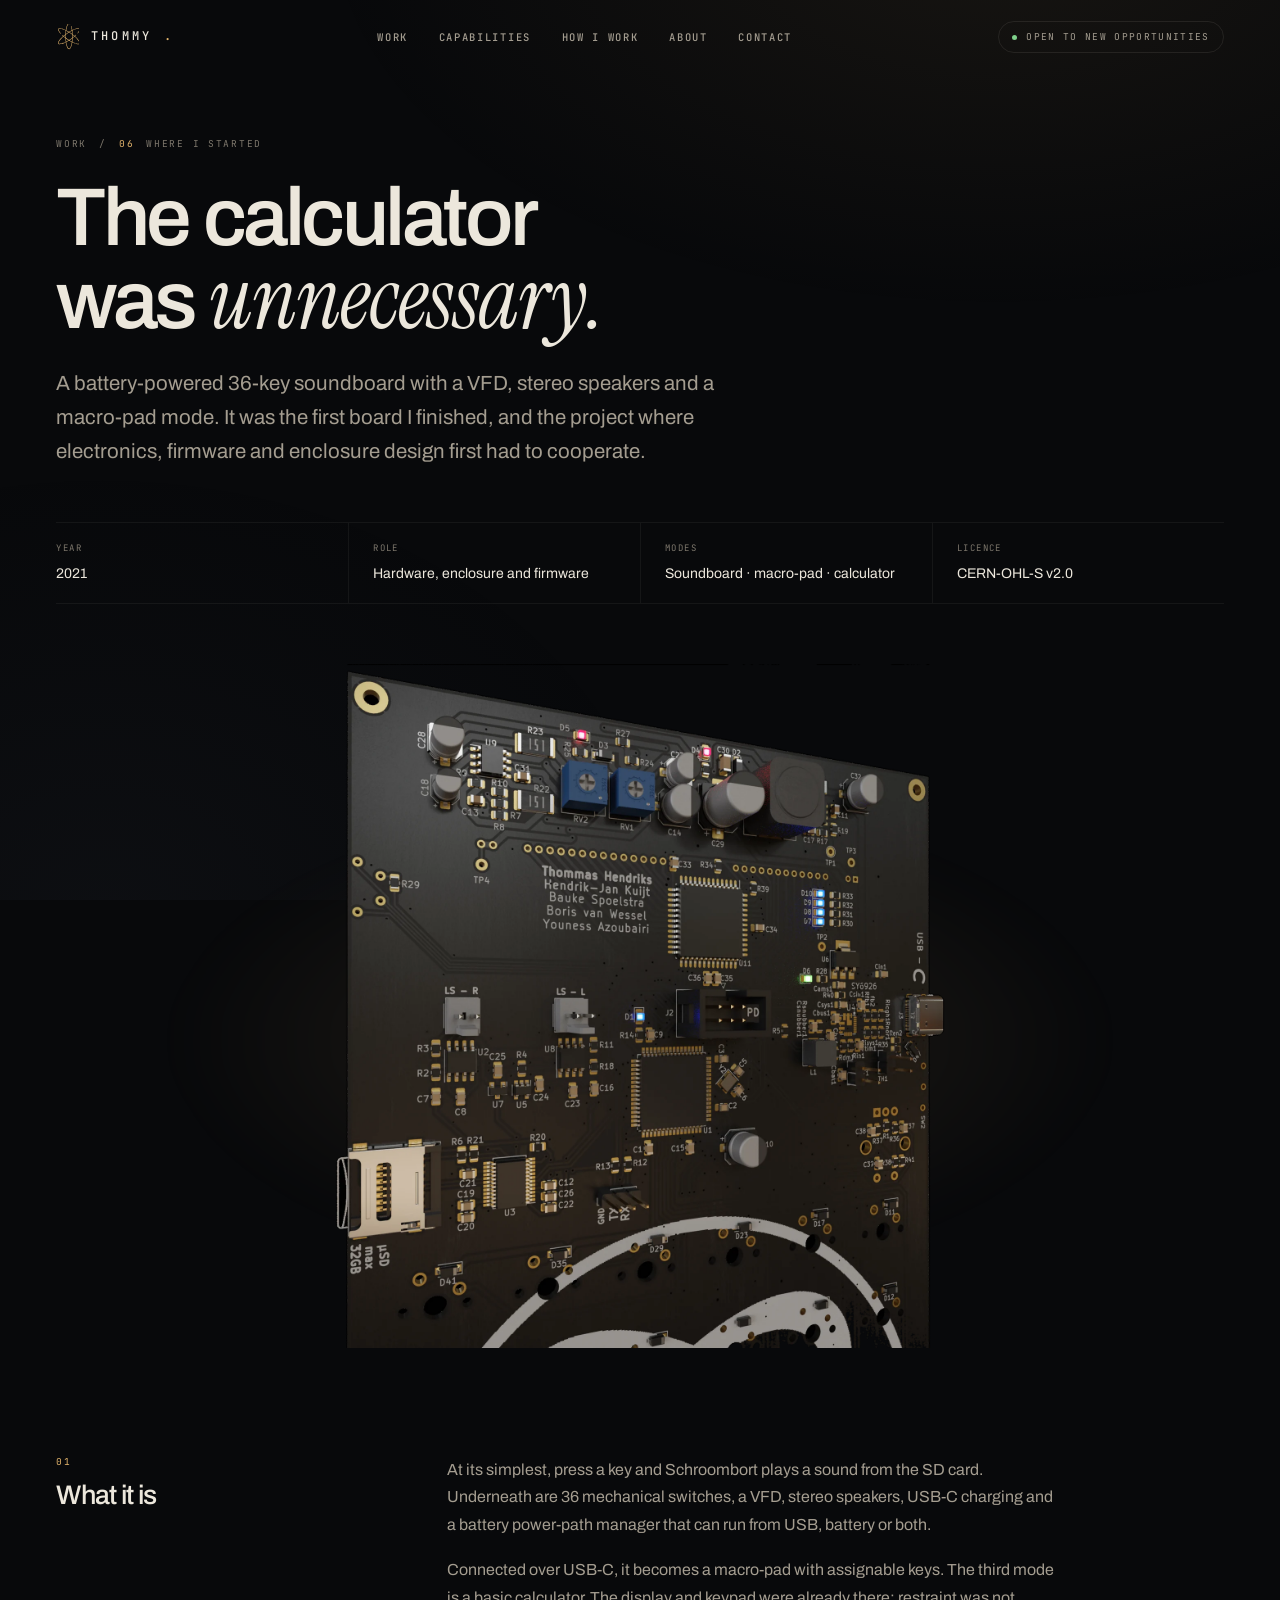
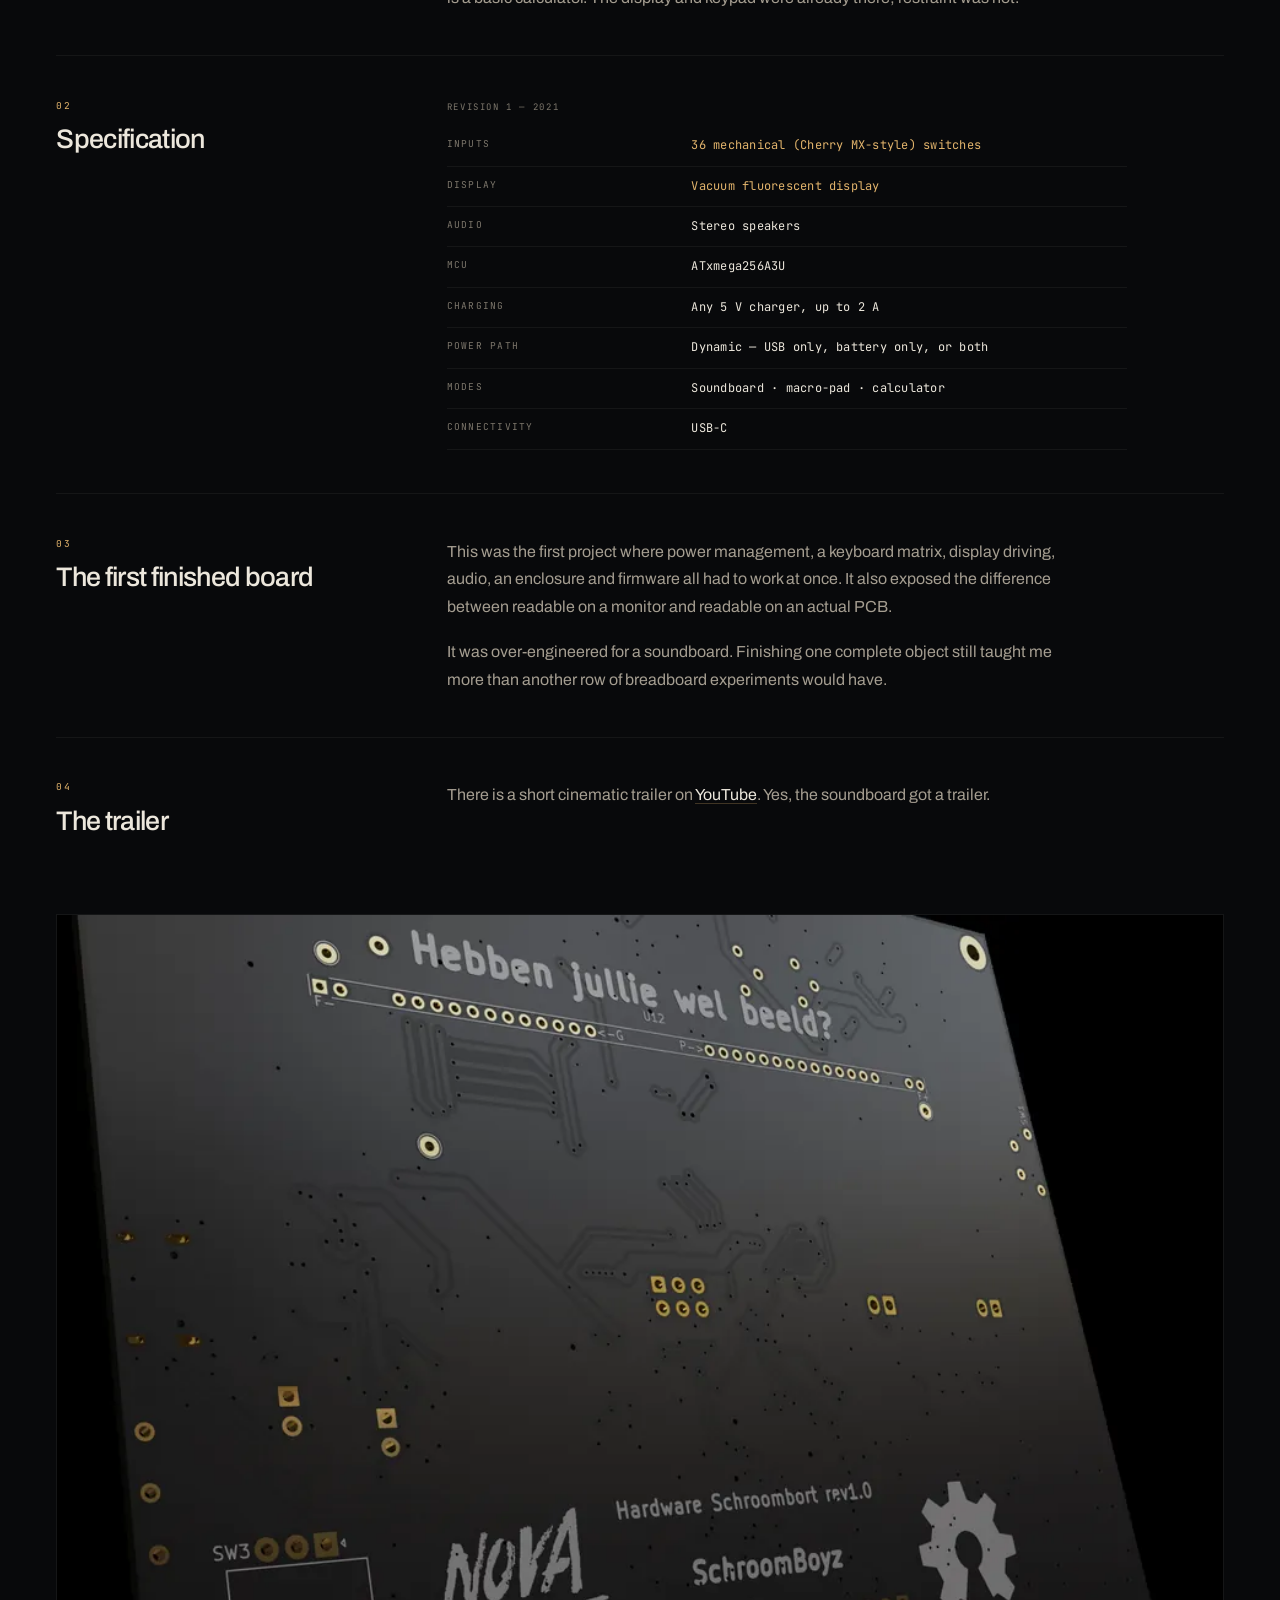
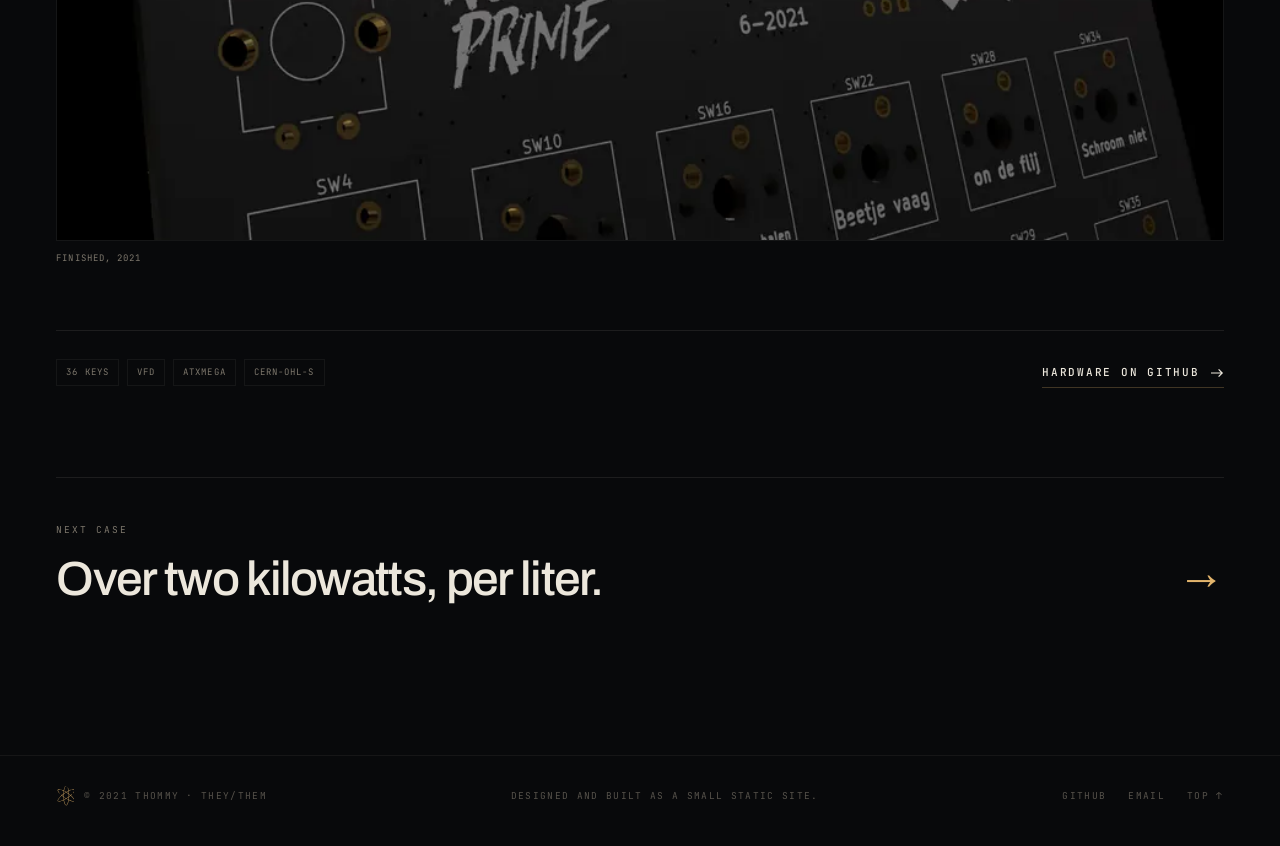
<file: projects/schroombort.html>
<!DOCTYPE html>
<html lang="en">
<head>
<meta charset="utf-8">
<meta name="viewport" content="width=device-width, initial-scale=1">
<title>Schroombort — 36-key soundboard, macro-pad and calculator · Thommy</title>
<meta name="description" content="A battery-powered, over-engineered mechanical soundboard: 36 Cherry MX switches, a VFD, stereo speakers and three modes of operation.">
<meta name="author" content="Thommy">
<meta name="theme-color" content="#08090b">
<meta property="og:type" content="article">
<meta property="og:title" content="Schroombort — 36-key soundboard, macro-pad and calculator · Thommy">
<meta property="og:description" content="A battery-powered, over-engineered mechanical soundboard: 36 Cherry MX switches, a VFD, stereo speakers and three modes of operation.">
<meta property="og:image" content="../assets/img/ganymede-iso-1100.webp">
<meta name="twitter:card" content="summary_large_image">
<link rel="icon" href="../assets/favicon.svg" type="image/svg+xml">
<link rel="icon" href="../assets/favicon-32.png" sizes="32x32" type="image/png">
<link rel="apple-touch-icon" href="../assets/favicon-180.png">
<link rel="preload" href="../assets/fonts/Archivo-100_900-normal.woff2" as="font" type="font/woff2" crossorigin>
<link rel="preload" href="../assets/fonts/JetBrainsMono-400-normal.woff2" as="font" type="font/woff2" crossorigin>
<link rel="stylesheet" href="../assets/css/style.css">
<script>document.documentElement.classList.add("js");</script>
</head>
<body>
<a class="skip" href="#body">Skip to the content</a>

<header class="site-head" data-stuck="false" data-open="false">
  <div class="wrap head-inner">
    <a class="brand" href="../index.html" aria-label="Thommy, home">
      <img class="brand-mark" src="../assets/logo-mark.svg" alt="" width="23" height="26">
      Thommy<span class="dot">.</span>
    </a>
      <nav class="nav" id="primary-nav" aria-label="Primary">
        <a href="../index.html#work">Work</a>
        <a href="../index.html#capabilities">Capabilities</a>
        <a href="../index.html#process">How I work</a>
        <a href="../index.html#about">About</a>
        <a href="../index.html#contact">Contact</a>
      </nav>
    <span class="head-status"><span class="pulse" aria-hidden="true"></span>Open to new opportunities</span>
    <button class="nav-toggle" aria-label="Menu" aria-expanded="false" aria-controls="primary-nav">
      <span aria-hidden="true"></span>
    </button>
  </div>
</header>

<main id="top" class="case-hero">
  <div class="wrap">
    <p class="crumb"><a href="../index.html#work">Work</a> <span aria-hidden="true">/</span> <i>06</i> <span>Where I started</span></p>
    <h1>The calculator<br>was <em class="serif">unnecessary.</em></h1>
    <p class="lede">A battery-powered 36-key soundboard with a VFD, stereo speakers and a macro-pad mode. It was the first board I finished, and the project where electronics, firmware and enclosure design first had to cooperate.</p>
    <dl class="case-meta">
        <div><dt>Year</dt><dd>2021</dd></div>
        <div><dt>Role</dt><dd>Hardware, enclosure and firmware</dd></div>
        <div><dt>Modes</dt><dd>Soundboard · macro-pad · calculator</dd></div>
        <div><dt>Licence</dt><dd>CERN-OHL-S v2.0</dd></div>
    </dl>
  </div>
  <div class="wrap case-hero-media">
    <img src="../assets/img/schroombort-950.webp"
             srcset="../assets/img/schroombort-950.webp 950w, ../assets/img/schroombort-1500.webp 1500w"
             sizes="(max-width: 860px) 92vw, 84vw" width="1500" height="1670" alt="Schroombort: a black battery-powered board with 36 mechanical switches, a vacuum fluorescent display and silkscreen artwork." loading="lazy">
  </div>

  <div class="wrap case-body" id="body">

      <section class="case-grid" data-reveal>
        <h2><span class="n">01</span>What it is</h2>
        <div class="prose">

          <p>At its simplest, press a key and Schroombort plays a sound from the SD card. Underneath are 36 mechanical switches, a VFD, stereo speakers, USB-C charging and a battery power-path manager that can run from USB, battery or both.</p>
          <p>Connected over USB-C, it becomes a macro-pad with assignable keys. The third mode is a basic calculator. The display and keypad were already there; restraint was not.</p>

        </div>
      </section>
      <section class="case-grid" data-reveal>
        <h2><span class="n">02</span>Specification</h2>
        <div>
          <table class="table">
            <caption>Revision 1 — 2021</caption>
            <tbody>
            <tr><th scope="row">Inputs</th><td class="num">36 mechanical (Cherry MX-style) switches</td></tr>
            <tr><th scope="row">Display</th><td class="num">Vacuum fluorescent display</td></tr>
            <tr><th scope="row">Audio</th><td>Stereo speakers</td></tr>
            <tr><th scope="row">MCU</th><td>ATxmega256A3U</td></tr>
            <tr><th scope="row">Charging</th><td>Any 5 V charger, up to 2 A</td></tr>
            <tr><th scope="row">Power path</th><td>Dynamic — USB only, battery only, or both</td></tr>
            <tr><th scope="row">Modes</th><td>Soundboard · macro-pad · calculator</td></tr>
            <tr><th scope="row">Connectivity</th><td>USB-C</td></tr>
            </tbody>
          </table>
        </div>
      </section>
      <section class="case-grid" data-reveal>
        <h2><span class="n">03</span>The first finished board</h2>
        <div class="prose">

          <p>This was the first project where power management, a keyboard matrix, display driving, audio, an enclosure and firmware all had to work at once. It also exposed the difference between readable on a monitor and readable on an actual PCB.</p>
          <p>It was over-engineered for a soundboard. Finishing one complete object still taught me more than another row of breadboard experiments would have.</p>

        </div>
      </section>
      <section class="case-grid" data-reveal>
        <h2><span class="n">04</span>The trailer</h2>
        <div class="prose">

          <p>There is a short cinematic trailer on <a href="https://www.youtube.com/watch?v=MM4cooladaY" target="_blank" rel="noopener">YouTube</a>. Yes, the soundboard got a trailer.</p>

        </div>
      </section>
    <div class="figures">
            <figure class="figure figure--wide">
              <img src="../assets/img/schroombort-photo-950.webp"
                   srcset="../assets/img/schroombort-photo-950.webp 950w, ../assets/img/schroombort-photo-1500.webp 1500w"
                   sizes="(max-width: 860px) 92vw, 60vw" width="1500" height="1191" alt="The finished board, battery-powered, display lit — silkscreen reads NOVA PRIME, Schroomboysz, and a Dutch joke about money." loading="lazy">
              <figcaption>Finished, 2021</figcaption>
            </figure>
    </div>

    <div class="case-foot">
      <div class="tags"><span class="tag">36 keys</span><span class="tag">VFD</span><span class="tag">ATxmega</span><span class="tag">CERN-OHL-S</span></div>
      <div><a class="arrow" href="https://github.com/NovaPrime18/schroombort" target="_blank" rel="noopener">Hardware on GitHub <svg width="14" height="10" viewBox="0 0 14 10" fill="none" aria-hidden="true"><path d="M1 5h11M8.6 1.4 12.2 5l-3.6 3.6" stroke="currentColor" stroke-width="1.2"/></svg></a></div>
    </div>
  </div>

  <div class="wrap">
    <a class="next-case" href="dab-dcdc.html">
      <span class="k">Next case</span>
      <span class="t"><span>Over two kilowatts, per liter.</span><span aria-hidden="true">→</span></span>
    </a>
  </div>
</main>

<footer class="site-foot">
  <div class="wrap foot-inner">
    <span class="foot-brand"><img src="../assets/logo-mark.svg" alt="" width="18" height="20"><span>© 2021 Thommy · they/them</span></span>
    <span>Designed and built as a small static site.</span>
    <nav class="foot-links" aria-label="Footer">
      <a href="https://github.com/NovaPrime18" target="_blank" rel="noopener">GitHub</a>
      <a href="mailto:novaprime18@gmail.com">Email</a>
      <a href="#top">Top ↑</a>
    </nav>
  </div>
</footer>

<script src="../assets/js/main.js" defer></script>
</body>
</html>
</file>
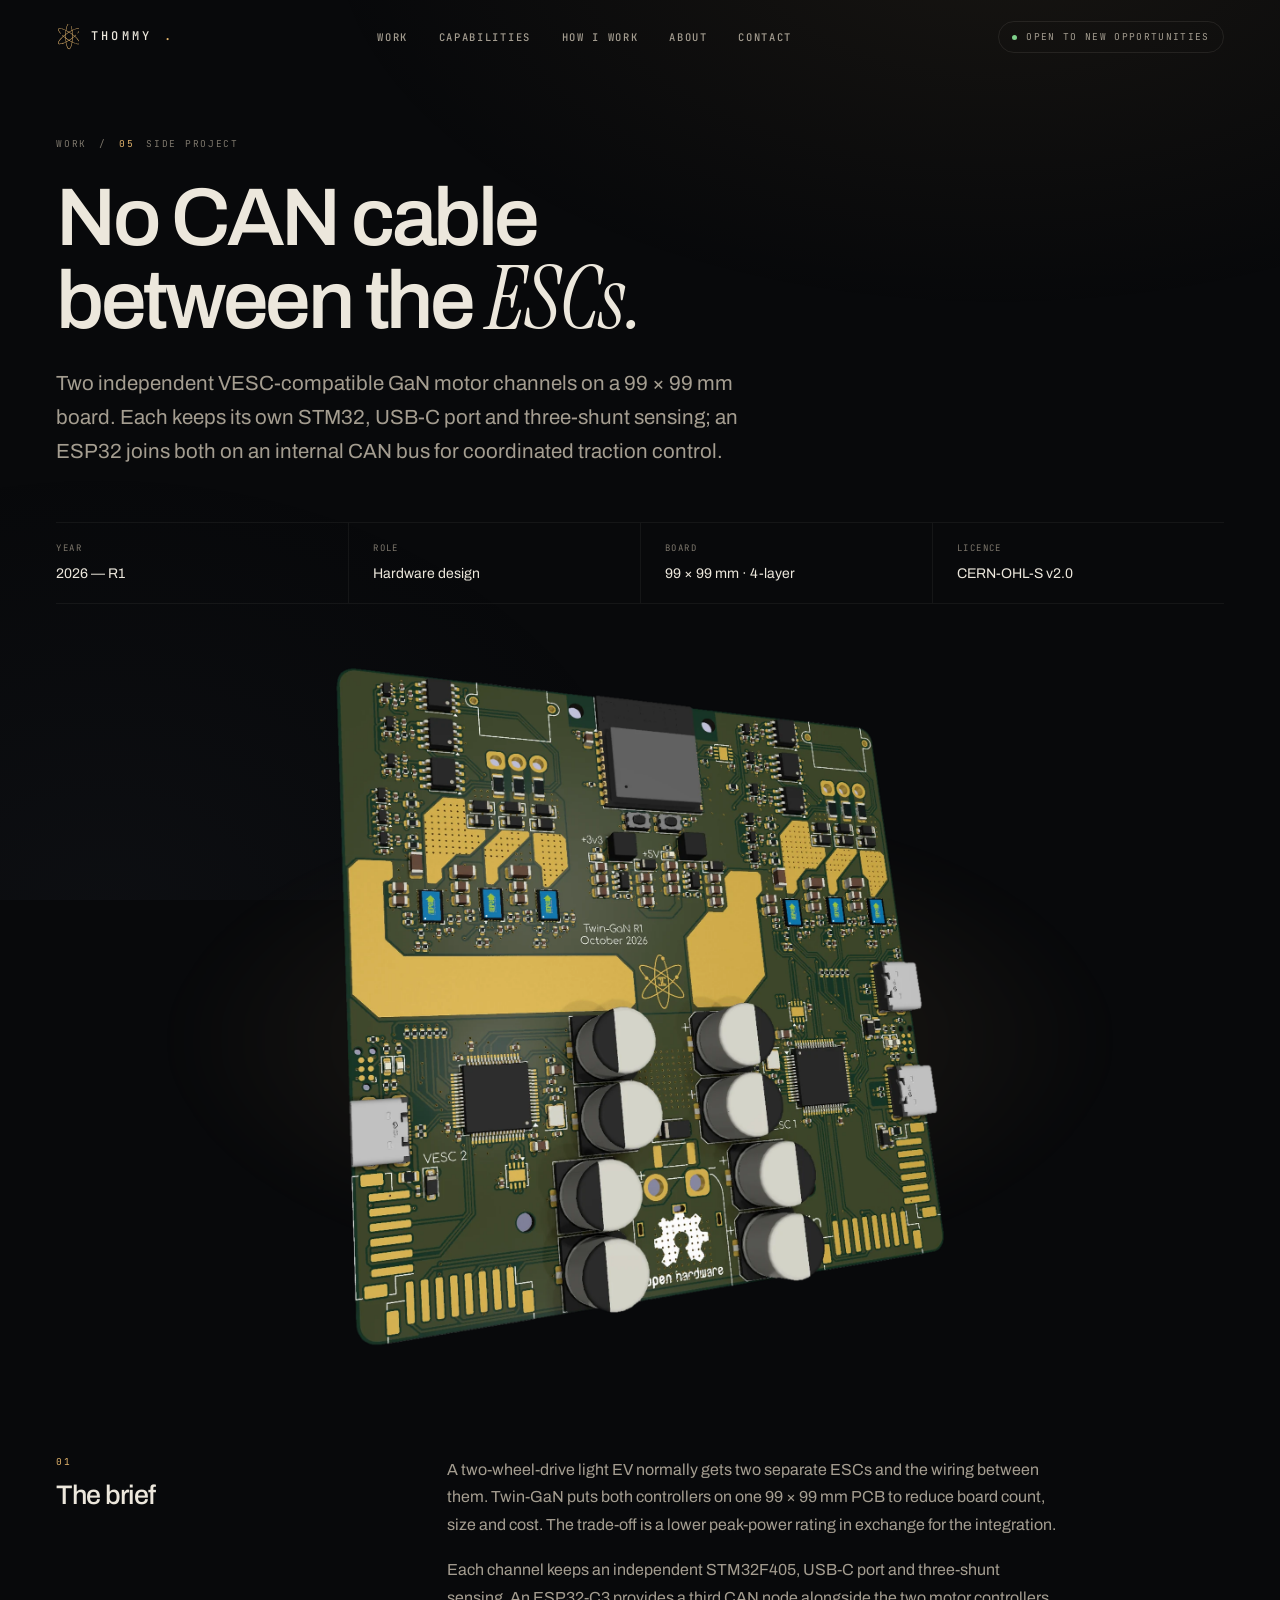
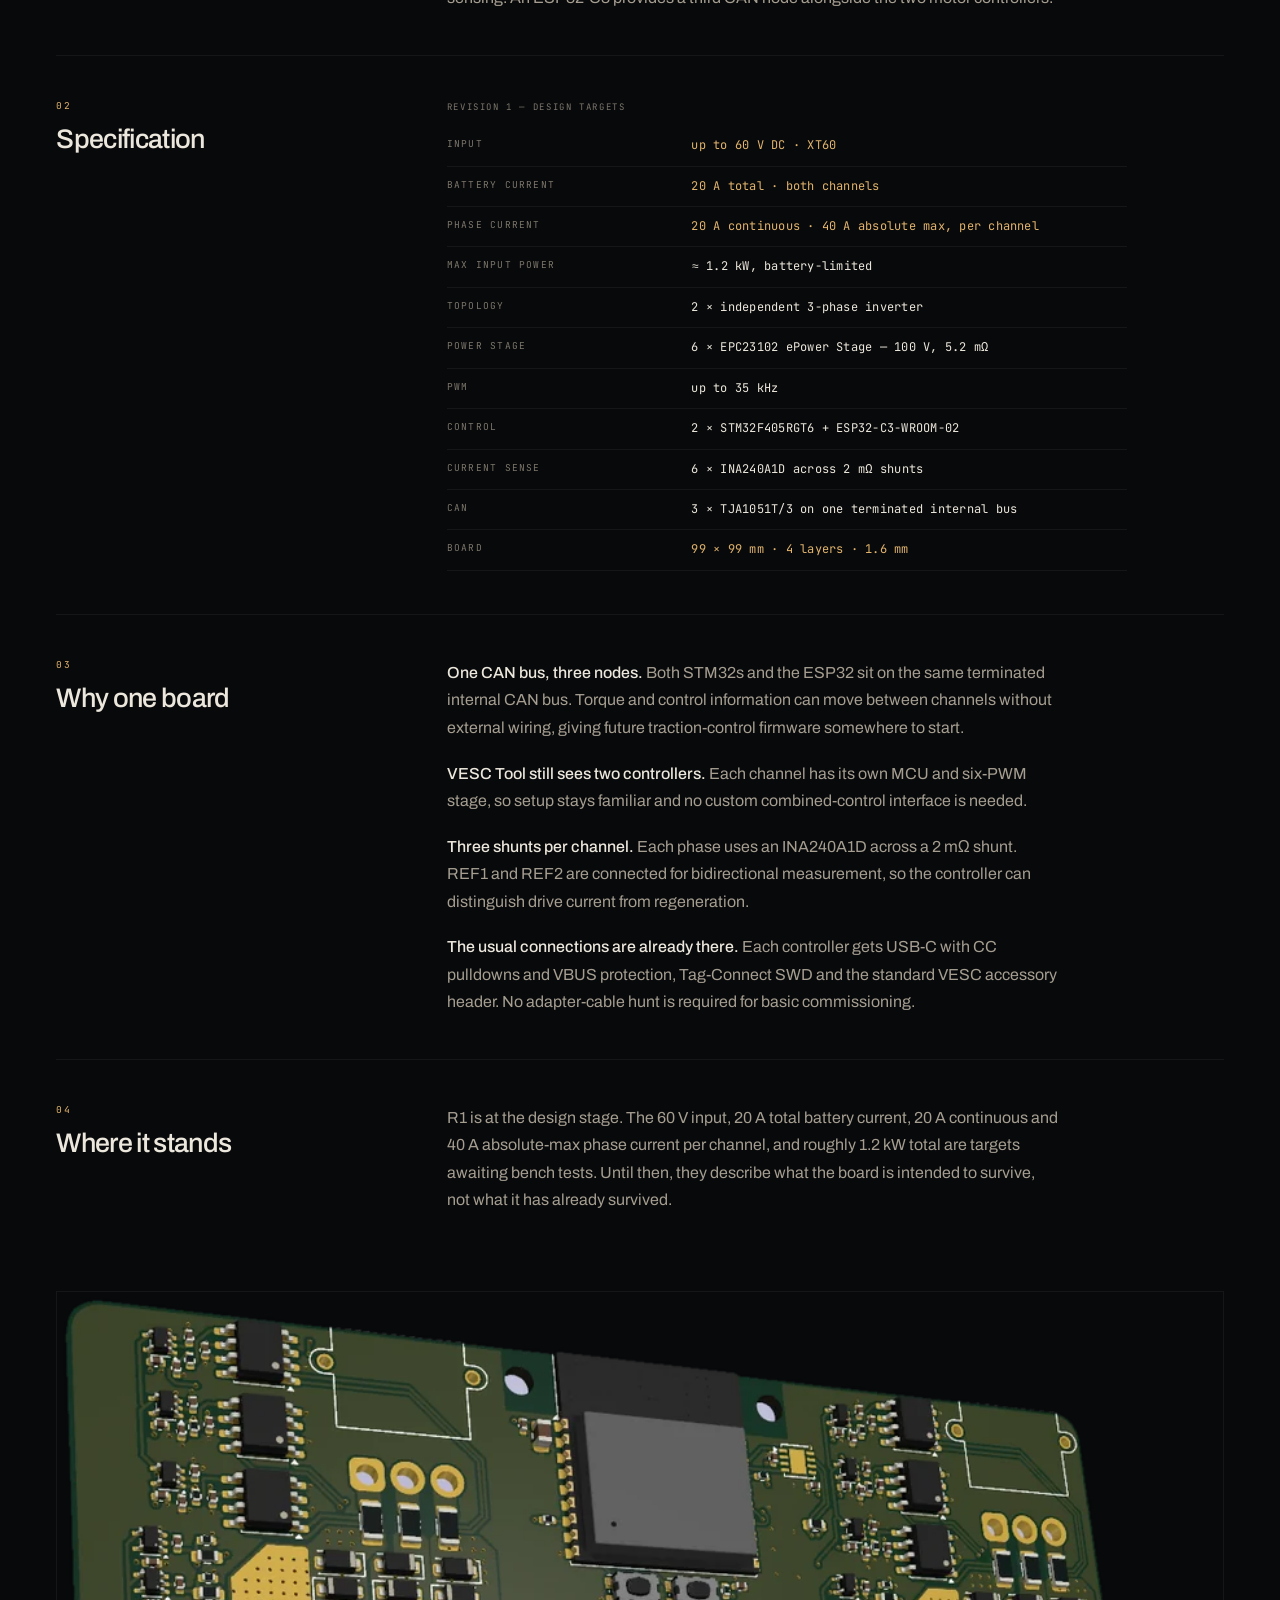
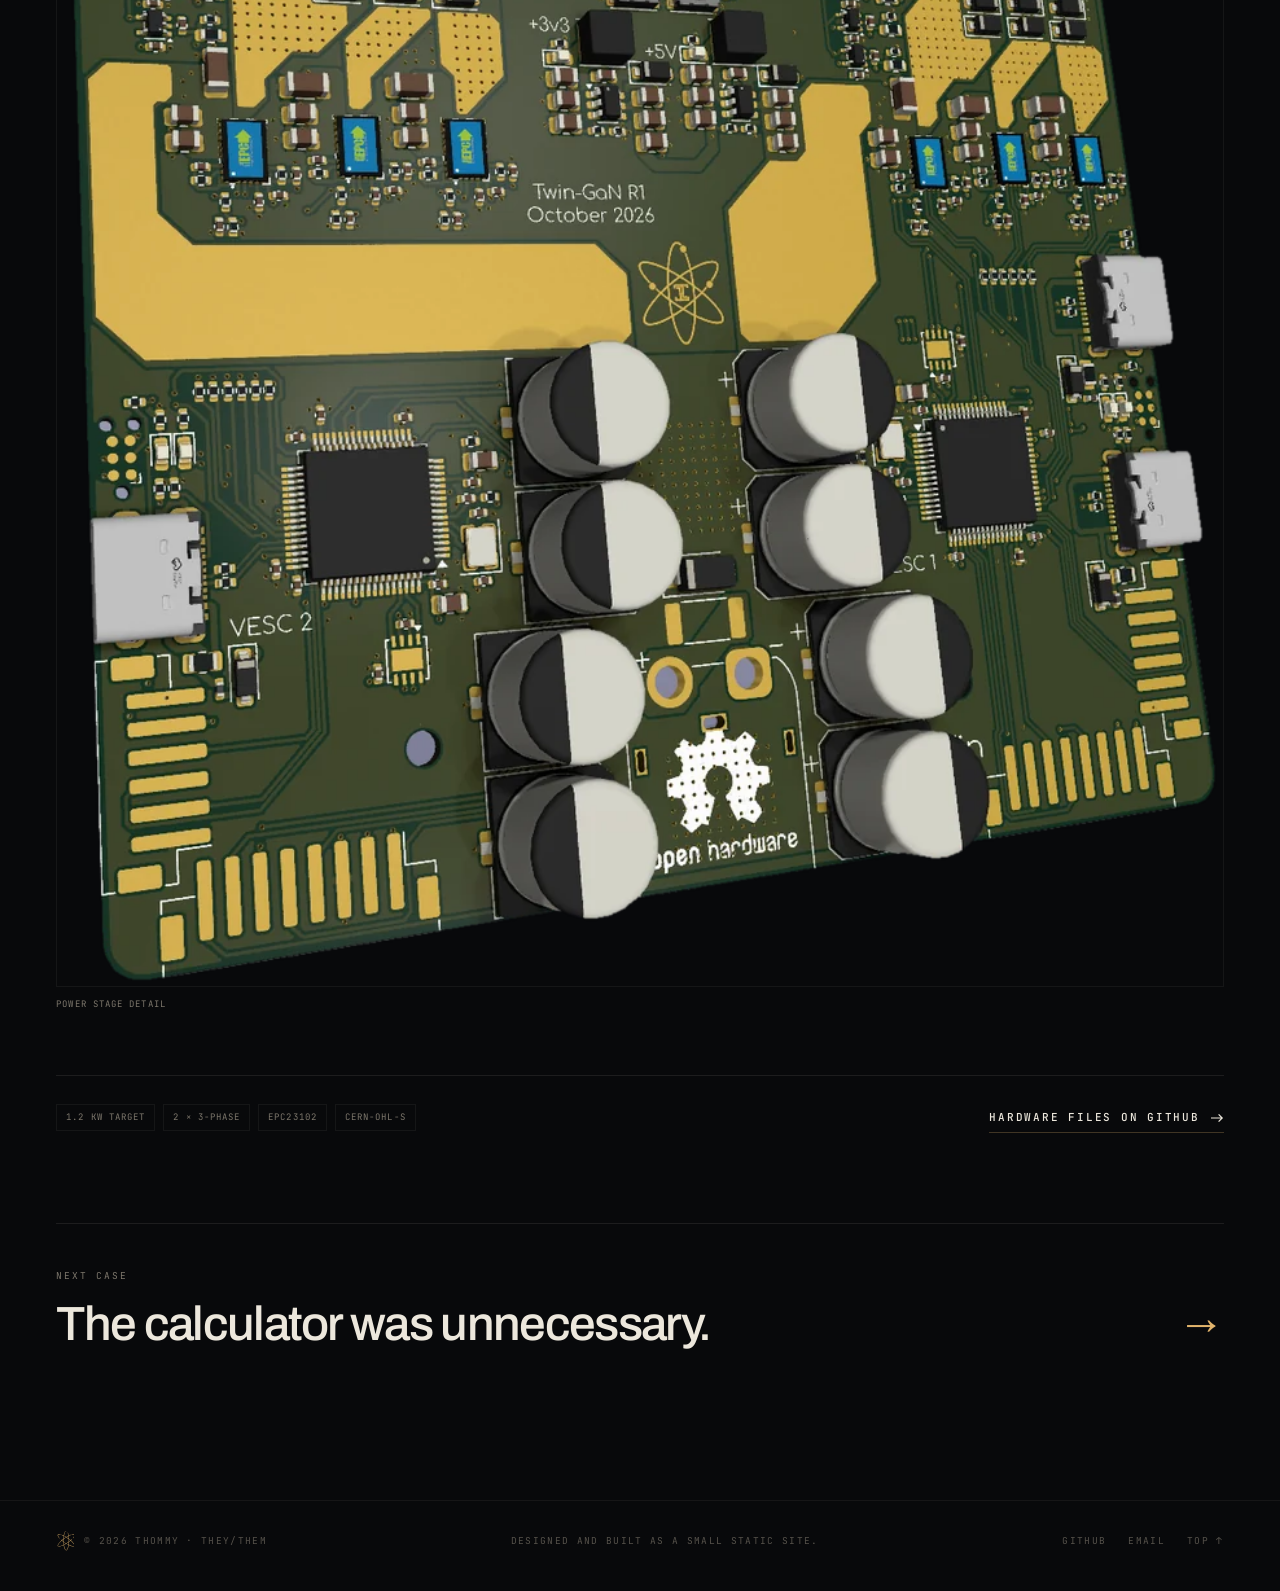
<file: projects/twin-gan.html>
<!DOCTYPE html>
<html lang="en">
<head>
<meta charset="utf-8">
<meta name="viewport" content="width=device-width, initial-scale=1">
<title>Twin-GaN — dual 3-phase GaN motor controller · Thommy</title>
<meta name="description" content="Two complete VESC-compatible three-phase inverters on one 99 × 99 mm board, with both MCUs and an ESP32 sharing one internal CAN bus.">
<meta name="author" content="Thommy">
<meta name="theme-color" content="#08090b">
<meta property="og:type" content="article">
<meta property="og:title" content="Twin-GaN — dual 3-phase GaN motor controller · Thommy">
<meta property="og:description" content="Two complete VESC-compatible three-phase inverters on one 99 × 99 mm board, with both MCUs and an ESP32 sharing one internal CAN bus.">
<meta property="og:image" content="../assets/img/ganymede-iso-1100.webp">
<meta name="twitter:card" content="summary_large_image">
<link rel="icon" href="../assets/favicon.svg" type="image/svg+xml">
<link rel="icon" href="../assets/favicon-32.png" sizes="32x32" type="image/png">
<link rel="apple-touch-icon" href="../assets/favicon-180.png">
<link rel="preload" href="../assets/fonts/Archivo-100_900-normal.woff2" as="font" type="font/woff2" crossorigin>
<link rel="preload" href="../assets/fonts/JetBrainsMono-400-normal.woff2" as="font" type="font/woff2" crossorigin>
<link rel="stylesheet" href="../assets/css/style.css">
<script>document.documentElement.classList.add("js");</script>
</head>
<body>
<a class="skip" href="#body">Skip to the content</a>

<header class="site-head" data-stuck="false" data-open="false">
  <div class="wrap head-inner">
    <a class="brand" href="../index.html" aria-label="Thommy, home">
      <img class="brand-mark" src="../assets/logo-mark.svg" alt="" width="23" height="26">
      Thommy<span class="dot">.</span>
    </a>
      <nav class="nav" id="primary-nav" aria-label="Primary">
        <a href="../index.html#work">Work</a>
        <a href="../index.html#capabilities">Capabilities</a>
        <a href="../index.html#process">How I work</a>
        <a href="../index.html#about">About</a>
        <a href="../index.html#contact">Contact</a>
      </nav>
    <span class="head-status"><span class="pulse" aria-hidden="true"></span>Open to new opportunities</span>
    <button class="nav-toggle" aria-label="Menu" aria-expanded="false" aria-controls="primary-nav">
      <span aria-hidden="true"></span>
    </button>
  </div>
</header>

<main id="top" class="case-hero">
  <div class="wrap">
    <p class="crumb"><a href="../index.html#work">Work</a> <span aria-hidden="true">/</span> <i>05</i> <span>Side project</span></p>
    <h1>No CAN cable<br>between the <em class="serif">ESCs.</em></h1>
    <p class="lede">Two independent VESC-compatible GaN motor channels on a 99 × 99 mm board. Each keeps its own STM32, USB-C port and three-shunt sensing; an ESP32 joins both on an internal CAN bus for coordinated traction control.</p>
    <dl class="case-meta">
        <div><dt>Year</dt><dd>2026 — R1</dd></div>
        <div><dt>Role</dt><dd>Hardware design</dd></div>
        <div><dt>Board</dt><dd>99 × 99 mm · 4-layer</dd></div>
        <div><dt>Licence</dt><dd>CERN-OHL-S v2.0</dd></div>
    </dl>
  </div>
  <div class="wrap case-hero-media">
    <img src="../assets/img/twin-gan-900.webp"
             srcset="../assets/img/twin-gan-900.webp 900w, ../assets/img/twin-gan-1400.webp 1400w"
             sizes="(max-width: 860px) 92vw, 84vw" width="1400" height="1553" alt="Twin-GaN: a 99 mm square green PCB with two complete three-phase GaN inverters, six ePower stages and two STM32 controllers." loading="lazy">
  </div>

  <div class="wrap case-body" id="body">

      <section class="case-grid" data-reveal>
        <h2><span class="n">01</span>The brief</h2>
        <div class="prose">

          <p>A two-wheel-drive light EV normally gets two separate ESCs and the wiring between them. Twin-GaN puts both controllers on one 99 × 99 mm PCB to reduce board count, size and cost. The trade-off is a lower peak-power rating in exchange for the integration.</p>
          <p>Each channel keeps an independent STM32F405, USB-C port and three-shunt sensing. An ESP32-C3 provides a third CAN node alongside the two motor controllers.</p>

        </div>
      </section>
      <section class="case-grid" data-reveal>
        <h2><span class="n">02</span>Specification</h2>
        <div>
          <table class="table">
            <caption>Revision 1 — design targets</caption>
            <tbody>
            <tr><th scope="row">Input</th><td class="num">up to 60 V DC · XT60</td></tr>
            <tr><th scope="row">Battery current</th><td class="num">20 A total · both channels</td></tr>
            <tr><th scope="row">Phase current</th><td class="num">20 A continuous · 40 A absolute max, per channel</td></tr>
            <tr><th scope="row">Max input power</th><td>≈ 1.2 kW, battery-limited</td></tr>
            <tr><th scope="row">Topology</th><td>2 × independent 3-phase inverter</td></tr>
            <tr><th scope="row">Power stage</th><td>6 × EPC23102 ePower Stage — 100 V, 5.2 mΩ</td></tr>
            <tr><th scope="row">PWM</th><td>up to 35 kHz</td></tr>
            <tr><th scope="row">Control</th><td>2 × STM32F405RGT6 + ESP32-C3-WROOM-02</td></tr>
            <tr><th scope="row">Current sense</th><td>6 × INA240A1D across 2 mΩ shunts</td></tr>
            <tr><th scope="row">CAN</th><td>3 × TJA1051T/3 on one terminated internal bus</td></tr>
            <tr><th scope="row">Board</th><td class="num">99 × 99 mm · 4 layers · 1.6 mm</td></tr>
            </tbody>
          </table>
        </div>
      </section>
      <section class="case-grid" data-reveal>
        <h2><span class="n">03</span>Why one board</h2>
        <div class="prose">

          <p><strong>One CAN bus, three nodes.</strong> Both STM32s and the ESP32 sit on the same terminated internal CAN bus. Torque and control information can move between channels without external wiring, giving future traction-control firmware somewhere to start.</p>
          <p><strong>VESC Tool still sees two controllers.</strong> Each channel has its own MCU and six-PWM stage, so setup stays familiar and no custom combined-control interface is needed.</p>
          <p><strong>Three shunts per channel.</strong> Each phase uses an INA240A1D across a 2 mΩ shunt. REF1 and REF2 are connected for bidirectional measurement, so the controller can distinguish drive current from regeneration.</p>
          <p><strong>The usual connections are already there.</strong> Each controller gets USB-C with CC pulldowns and VBUS protection, Tag-Connect SWD and the standard VESC accessory header. No adapter-cable hunt is required for basic commissioning.</p>

        </div>
      </section>
      <section class="case-grid" data-reveal>
        <h2><span class="n">04</span>Where it stands</h2>
        <div class="prose">

          <p>R1 is at the design stage. The 60 V input, 20 A total battery current, 20 A continuous and 40 A absolute-max phase current per channel, and roughly 1.2 kW total are targets awaiting bench tests. Until then, they describe what the board is intended to survive, not what it has already survived.</p>

        </div>
      </section>
    <div class="figures">
            <figure class="figure figure--wide">
              <img src="../assets/img/twin-gan-900.webp"
                   srcset="../assets/img/twin-gan-900.webp 900w, ../assets/img/twin-gan-900.webp 900w"
                   sizes="(max-width: 860px) 92vw, 60vw" width="1086" height="1205" alt="Detail: two EPC23102 ePower stages per channel, with the 2 mΩ shunts and INA240 sensing in the phase legs." loading="lazy">
              <figcaption>Power stage detail</figcaption>
            </figure>
    </div>

    <div class="case-foot">
      <div class="tags"><span class="tag">1.2 kW target</span><span class="tag">2 × 3-phase</span><span class="tag">EPC23102</span><span class="tag">CERN-OHL-S</span></div>
      <div><a class="arrow" href="https://github.com/NovaPrime18/Twin-GaN" target="_blank" rel="noopener">Hardware files on GitHub <svg width="14" height="10" viewBox="0 0 14 10" fill="none" aria-hidden="true"><path d="M1 5h11M8.6 1.4 12.2 5l-3.6 3.6" stroke="currentColor" stroke-width="1.2"/></svg></a></div>
    </div>
  </div>

  <div class="wrap">
    <a class="next-case" href="schroombort.html">
      <span class="k">Next case</span>
      <span class="t"><span>The calculator was unnecessary.</span><span aria-hidden="true">→</span></span>
    </a>
  </div>
</main>

<footer class="site-foot">
  <div class="wrap foot-inner">
    <span class="foot-brand"><img src="../assets/logo-mark.svg" alt="" width="18" height="20"><span>© 2026 Thommy · they/them</span></span>
    <span>Designed and built as a small static site.</span>
    <nav class="foot-links" aria-label="Footer">
      <a href="https://github.com/NovaPrime18" target="_blank" rel="noopener">GitHub</a>
      <a href="mailto:novaprime18@gmail.com">Email</a>
      <a href="#top">Top ↑</a>
    </nav>
  </div>
</footer>

<script src="../assets/js/main.js" defer></script>
</body>
</html>
</file>
<file: assets/css/style.css>
/* ==========================================================================
   Thommy — power electronics portfolio
   Obsidian & gold. Plain CSS, no build step.
   ========================================================================== */

@font-face {
  font-family: "Archivo";
  src: url("../fonts/Archivo-100_900-normal.woff2") format("woff2");
  font-weight: 100 900;
  font-style: normal;
  font-display: swap;
}
@font-face {
  font-family: "Instrument Serif";
  src: url("../fonts/InstrumentSerif-400-italic.woff2") format("woff2");
  font-weight: 400;
  font-style: italic;
  font-display: swap;
}
@font-face {
  font-family: "JetBrains Mono";
  src: url("../fonts/JetBrainsMono-400-normal.woff2") format("woff2");
  font-weight: 400;
  font-style: normal;
  font-display: swap;
}
@font-face {
  font-family: "JetBrains Mono";
  src: url("../fonts/JetBrainsMono-500-normal.woff2") format("woff2");
  font-weight: 500;
  font-style: normal;
  font-display: swap;
}

/* ---- tokens ------------------------------------------------------------- */
:root {
  --ink: #08090b;
  --ink-2: #0b0d11;
  --panel: #0e1116;
  --panel-2: #12161c;
  --text: #ece7dc;
  --muted: #a49d90;
  --dim: #7d776c;
  --gold: #e2b46c;
  --gold-hi: #f7e3b6;
  --gold-lo: #a8793a;
  --line: rgba(236, 231, 220, 0.09);
  --line-2: rgba(236, 231, 220, 0.06);
  --line-gold: rgba(226, 180, 108, 0.26);

  --sans: "Archivo", "Helvetica Neue", Helvetica, Arial, sans-serif;
  --serif: "Instrument Serif", "Iowan Old Style", Georgia, serif;
  --mono: "JetBrains Mono", ui-monospace, "SF Mono", Menlo, Consolas, monospace;

  --wrap: 1280px;
  --pad: clamp(20px, 4.4vw, 60px);
  --section: clamp(64px, 8.2vw, 108px);
  --ease: cubic-bezier(0.22, 0.61, 0.24, 1);
}

/* ---- reset -------------------------------------------------------------- */
*,
*::before,
*::after { box-sizing: border-box; }

html {
  -webkit-text-size-adjust: 100%;
  scroll-behavior: smooth;
  scroll-padding-top: 96px;
}

body {
  margin: 0;
  background: var(--ink);
  color: var(--text);
  font-family: var(--sans);
  font-size: 17px;
  line-height: 1.62;
  font-weight: 400;
  -webkit-font-smoothing: antialiased;
  text-rendering: optimizeLegibility;
  overflow-x: hidden;
}

/* faint warm vignette so the black never reads as flat #000 */
body::before {
  content: "";
  position: fixed;
  inset: 0;
  pointer-events: none;
  z-index: 0;
  background:
    radial-gradient(1100px 620px at 78% -8%, rgba(226, 180, 108, 0.07), transparent 62%),
    radial-gradient(900px 700px at 8% 102%, rgba(120, 132, 160, 0.05), transparent 65%);
}

img { display: block; max-width: 100%; height: auto; }
a { color: inherit; text-decoration: none; }
button { font: inherit; color: inherit; background: none; border: 0; cursor: pointer; }

::selection { background: rgba(226, 180, 108, 0.28); color: #fff; }

:focus-visible {
  outline: 1px solid var(--gold);
  outline-offset: 4px;
}

/* ---- layout ------------------------------------------------------------- */
.wrap {
  width: 100%;
  max-width: calc(var(--wrap) + var(--pad) * 2);
  margin-inline: auto;
  padding-inline: var(--pad);
  position: relative;
  z-index: 1;
}

.skip {
  position: absolute;
  left: -9999px;
  top: 0;
  padding: 12px 18px;
  background: var(--gold);
  color: #130d03;
  z-index: 100;
  font: 500 12px/1 var(--mono);
  letter-spacing: 0.1em;
  text-transform: uppercase;
}
.skip:focus { left: 12px; top: 12px; }

/* ---- type --------------------------------------------------------------- */
.eyebrow {
  display: flex;
  align-items: center;
  gap: 12px;
  margin: 0;
  font-family: var(--mono);
  font-size: 10.5px;
  font-weight: 500;
  letter-spacing: 0.2em;
  text-transform: uppercase;
  color: var(--gold);
}
.eyebrow .dash {
  width: 26px;
  height: 1px;
  background: var(--line-gold);
  flex: none;
}

h1,
.h1 {
  margin: 0;
  font-size: clamp(3.1rem, 8.6vw, 8.2rem);
  line-height: 0.9;
  font-weight: 560;
  letter-spacing: -0.045em;
}

h2,
.h2 {
  margin: 0;
  font-size: clamp(2.1rem, 4.4vw, 3.9rem);
  line-height: 1.02;
  font-weight: 540;
  letter-spacing: -0.035em;
}

h3,
.h3 {
  margin: 0;
  font-size: clamp(1.55rem, 2.5vw, 2.3rem);
  line-height: 1.08;
  font-weight: 540;
  letter-spacing: -0.028em;
}

.serif {
  font-family: var(--serif);
  font-style: italic;
  font-weight: 400;
  letter-spacing: -0.01em;
}
.h1 .serif,
.h2 .serif,
.case-hero h1 .serif { font-size: 1.05em; }

.lede {
  margin: 0;
  color: var(--muted);
  font-size: clamp(1rem, 1.35vw, 1.15rem);
  line-height: 1.66;
  max-width: 56ch;
}

.mono {
  font-family: var(--mono);
  font-size: 11px;
  letter-spacing: 0.14em;
  text-transform: uppercase;
  color: var(--dim);
}

/* ---- links & buttons ---------------------------------------------------- */
.arrow {
  display: inline-flex;
  align-items: center;
  gap: 10px;
  font-family: var(--mono);
  font-size: 11px;
  font-weight: 500;
  letter-spacing: 0.16em;
  text-transform: uppercase;
  color: var(--text);
  padding-bottom: 5px;
  border-bottom: 1px solid var(--line-gold);
  transition: color 0.35s var(--ease), border-color 0.35s var(--ease);
}
.arrow svg { transition: transform 0.35s var(--ease); }
.arrow:hover { color: var(--gold-hi); border-color: var(--gold); }
.arrow:hover svg { transform: translateX(4px); }

.btn {
  display: inline-flex;
  align-items: center;
  gap: 14px;
  padding: 15px 24px;
  font-family: var(--mono);
  font-size: 11px;
  font-weight: 500;
  letter-spacing: 0.16em;
  text-transform: uppercase;
  border: 1px solid var(--line-gold);
  color: var(--text);
  background: linear-gradient(180deg, rgba(226, 180, 108, 0.09), rgba(226, 180, 108, 0.02));
  transition: border-color 0.35s var(--ease), background 0.35s var(--ease), color 0.35s var(--ease);
}
.btn:hover {
  border-color: var(--gold);
  background: linear-gradient(180deg, rgba(226, 180, 108, 0.18), rgba(226, 180, 108, 0.05));
  color: var(--gold-hi);
}
.btn--ghost {
  border-color: var(--line);
  background: transparent;
  color: var(--muted);
}
.btn--ghost:hover { border-color: var(--line-gold); color: var(--text); background: rgba(226, 180, 108, 0.04); }

/* ---- header ------------------------------------------------------------- */
.site-head {
  position: fixed;
  inset: 0 0 auto 0;
  z-index: 50;
  transition: background 0.4s var(--ease), border-color 0.4s var(--ease), backdrop-filter 0.4s;
  border-bottom: 1px solid transparent;
}
.site-head[data-stuck="true"] {
  background: rgba(8, 9, 11, 0.78);
  backdrop-filter: blur(14px) saturate(120%);
  -webkit-backdrop-filter: blur(14px) saturate(120%);
  border-bottom-color: var(--line-2);
}
.head-inner {
  display: flex;
  align-items: center;
  justify-content: space-between;
  gap: 24px;
  height: 74px;
}
.brand {
  display: inline-flex;
  align-items: center;
  gap: 12px;
  font-family: var(--mono);
  font-size: 12px;
  font-weight: 500;
  letter-spacing: 0.26em;
  text-transform: uppercase;
  color: var(--text);
}
.brand-mark {
  height: 26px;
  width: auto;
  display: block;
  flex: none;
}
.brand span.dot { color: var(--gold); letter-spacing: 0; }

.nav {
  display: flex;
  align-items: center;
  gap: clamp(18px, 2.4vw, 34px);
}
.nav a {
  font-family: var(--mono);
  font-size: 10.5px;
  font-weight: 500;
  letter-spacing: 0.16em;
  text-transform: uppercase;
  color: var(--muted);
  transition: color 0.3s var(--ease);
  position: relative;
}
.nav a::after {
  content: "";
  position: absolute;
  left: 0;
  right: 100%;
  bottom: -6px;
  height: 1px;
  background: var(--gold);
  transition: right 0.35s var(--ease);
}
.nav a:hover { color: var(--text); }
.nav a:hover::after { right: 0; }

.head-status {
  display: inline-flex;
  align-items: center;
  gap: 9px;
  padding: 7px 13px;
  border: 1px solid var(--line);
  border-radius: 999px;
  font-family: var(--mono);
  font-size: 9.5px;
  letter-spacing: 0.14em;
  text-transform: uppercase;
  color: var(--muted);
  white-space: nowrap;
}
.head-status .pulse {
  width: 5px;
  height: 5px;
  border-radius: 50%;
  background: #7fd18b;
  box-shadow: 0 0 0 0 rgba(127, 209, 139, 0.6);
  animation: pulse 3.2s infinite;
  flex: none;
}
@keyframes pulse {
  0% { box-shadow: 0 0 0 0 rgba(127, 209, 139, 0.5); }
  70% { box-shadow: 0 0 0 7px rgba(127, 209, 139, 0); }
  100% { box-shadow: 0 0 0 0 rgba(127, 209, 139, 0); }
}

.nav-toggle {
  display: none;
  width: 40px;
  height: 40px;
  align-items: center;
  justify-content: center;
  border: 1px solid var(--line);
}
.nav-toggle span {
  display: block;
  width: 16px;
  height: 1px;
  background: var(--text);
  position: relative;
}
.nav-toggle span::before,
.nav-toggle span::after {
  content: "";
  position: absolute;
  left: 0;
  width: 16px;
  height: 1px;
  background: var(--text);
}
.nav-toggle span::before { top: -5px; }
.nav-toggle span::after { top: 5px; }

/* ---- hero --------------------------------------------------------------- */
.hero {
  position: relative;
  padding-top: clamp(110px, 15vh, 150px);
  padding-bottom: clamp(40px, 6vw, 70px);
  overflow: clip;
}
.hero-grid {
  display: grid;
  grid-template-columns: minmax(0, 1.02fr) minmax(0, 0.98fr);
  align-items: center;
  gap: clamp(30px, 5vw, 70px);
}
.hero-copy { position: relative; z-index: 2; }
.hero h1 { margin-top: clamp(22px, 3vw, 34px); }
.hero h1 .line { display: block; }
.hero .lede {
  margin-top: clamp(24px, 3vw, 34px);
  max-width: 44ch;
  color: #b6afa2;
}
.hero-cta {
  display: flex;
  flex-wrap: wrap;
  align-items: center;
  gap: 14px;
  margin-top: clamp(30px, 3.6vw, 42px);
}
.hero-note {
  margin-top: clamp(34px, 4vw, 48px);
  display: flex;
  align-items: center;
  gap: 14px;
  font-family: var(--mono);
  font-size: 10px;
  letter-spacing: 0.16em;
  text-transform: uppercase;
  color: var(--dim);
}
.hero-note { flex-wrap: wrap; row-gap: 8px; }
.hero-note .bar { width: 1px; height: 24px; background: var(--line); }

.hero-art {
  position: relative;
  min-width: 0;
  width: 100%;
  isolation: isolate;
}
.hero-art::before {
  content: "";
  position: absolute;
  inset: -6% -10%;
  background:
    radial-gradient(closest-side at 56% 44%, rgba(226, 180, 108, 0.16), transparent 70%),
    radial-gradient(closest-side at 40% 70%, rgba(90, 120, 160, 0.10), transparent 72%);
  filter: blur(18px);
  z-index: -1;
}
.hero-art img {
  width: 100%;
  max-width: min(640px, 100%);
  height: auto;
  margin-inline: auto;
  filter: saturate(1.06) contrast(1.05) drop-shadow(0 40px 70px rgba(0, 0, 0, 0.6));
  animation: float 14s ease-in-out infinite;
}
@keyframes float {
  0%, 100% { transform: translate3d(0, 0, 0) rotate(-0.3deg); }
  50% { transform: translate3d(0, -12px, 0) rotate(0.4deg); }
}
.hero-art-wrap {
  display: grid;
  min-width: 0;
  align-self: center;
  width: 100%;
}
.hero-caption {
  display: flex;
  justify-content: space-between;
  gap: 16px;
  margin: 14px 0 0;
  padding-top: 12px;
  border-top: 1px solid var(--line-2);
  font-family: var(--mono);
  font-size: 9px;
  letter-spacing: 0.14em;
  text-transform: uppercase;
  color: var(--dim);
}
.hero-caption b { color: var(--gold); font-weight: 500; }

/* ---- parts strip -------------------------------------------------------- */
.parts {
  border-top: 1px solid var(--line-2);
  border-bottom: 1px solid var(--line-2);
  padding: 16px 0;
  overflow: hidden;
  margin-top: clamp(30px, 5vw, 56px);
}
.parts-track {
  display: flex;
  gap: 0;
  width: max-content;
  animation: slide 46s linear infinite;
}
  .parts-track span {
  font-family: var(--mono);
  font-size: 10.5px;
  letter-spacing: 0.16em;
  text-transform: uppercase;
  color: #8a8478;
  padding: 0 26px;
  position: relative;
  white-space: nowrap;
}
.parts-track span::after {
  content: "";
  position: absolute;
  right: 0;
  top: 50%;
  width: 3px;
  height: 3px;
  background: var(--line-gold);
  border-radius: 50%;
  transform: translateY(-50%);
}
.parts:hover .parts-track { animation-play-state: paused; }
@keyframes slide {
  from { transform: translateX(0); }
  to { transform: translateX(-50%); }
}

/* ---- stats -------------------------------------------------------------- */
.stats-head {
  display: flex;
  flex-wrap: wrap;
  justify-content: space-between;
  align-items: baseline;
  gap: 6px 24px;
  margin: 0 0 clamp(6px, 0.9vw, 10px);
  padding-top: clamp(20px, 2.6vw, 30px);
  font-family: var(--mono);
  font-size: 9.5px;
  letter-spacing: 0.16em;
  text-transform: uppercase;
  color: var(--dim);
}
.stats-head b {
  color: var(--gold);
  font-weight: 500;
}
.stats-head + .stats .stat { padding-top: clamp(16px, 2vw, 22px); }

.stats {
  display: grid;
  grid-template-columns: repeat(4, 1fr);
  border-bottom: 1px solid var(--line-2);
}
.stat {
  padding: clamp(26px, 3.4vw, 40px) 0 clamp(26px, 3.4vw, 40px) clamp(14px, 2vw, 26px);
  border-left: 1px solid var(--line-2);
  display: grid;
  gap: 8px;
  align-content: start;
}
.stat:first-child { border-left: 0; padding-left: 0; }
.stat b {
  font-size: clamp(2rem, 3.6vw, 3.1rem);
  line-height: 1;
  font-weight: 520;
  letter-spacing: -0.04em;
  color: var(--text);
}
.stat b .u {
  font-size: 0.42em;
  letter-spacing: 0.02em;
  color: var(--gold);
  margin-left: 4px;
  font-weight: 500;
}
.stat span {
  font-family: var(--mono);
  font-size: 9.5px;
  letter-spacing: 0.16em;
  text-transform: uppercase;
  color: var(--dim);
}

/* ---- section chrome ----------------------------------------------------- */
.section { padding-block: var(--section); position: relative; }
.sec-head {
  display: grid;
  grid-template-columns: auto 1fr auto;
  align-items: baseline;
  gap: clamp(16px, 3vw, 40px);
  padding-top: 20px;
  border-top: 1px solid var(--line);
  margin-bottom: clamp(22px, 3vw, 38px);
}
.sec-num {
  font-family: var(--mono);
  font-size: 10px;
  letter-spacing: 0.2em;
  color: var(--gold);
}
.sec-note {
  font-family: var(--mono);
  font-size: 9.5px;
  letter-spacing: 0.16em;
  text-transform: uppercase;
  color: var(--dim);
  text-align: right;
}

/* ---- projects ----------------------------------------------------------- */
.project {
  display: grid;
  grid-template-columns: repeat(12, 1fr);
  gap: clamp(20px, 4vw, 60px);
  align-items: center;
  padding-block: clamp(22px, 3vw, 38px);
}
.project + .project { border-top: 1px solid var(--line-2); }

.project:nth-of-type(odd) .project-media { grid-column: 1 / span 7; }
.project:nth-of-type(even) .project-media { order: 2; grid-column: 6 / span 7; }
.project-media {
  min-width: 0;
  grid-column: 1 / span 7;
  position: relative;
  display: block;
  align-self: center;
}
.project:nth-of-type(odd) .project-body { grid-column: 8 / span 5; }
.project:nth-of-type(even) .project-body { grid-column: 1 / span 5; }

.project-media::before {
  content: "";
  position: absolute;
  inset: 4% 2%;
  background: radial-gradient(closest-side at 50% 52%, rgba(226, 180, 108, 0.13), transparent 72%);
  filter: blur(14px);
  z-index: -1;
  opacity: 0.75;
  transition: opacity 0.6s var(--ease), transform 0.6s var(--ease);
}
.project-media img {
  width: 100%;
  height: auto;
  transition: transform 0.75s var(--ease), filter 0.6s var(--ease);
  filter: saturate(1.02) drop-shadow(0 26px 46px rgba(0, 0, 0, 0.55));
}
.project-media:hover img { transform: scale(1.028); filter: saturate(1.08) brightness(1.04); }
.project-media:hover::before { opacity: 1; transform: scale(1.04); }
.project-media--mask img {
  -webkit-mask-image: radial-gradient(ellipse 68% 66% at 50% 50%, #000 52%, transparent 84%);
  mask-image: radial-gradient(ellipse 68% 66% at 50% 50%, #000 52%, transparent 84%);
}

.project-body { grid-column: 8 / span 5; position: relative; min-width: 0; }
.project-index {
  display: flex;
  align-items: center;
  gap: 14px;
  font-family: var(--mono);
  font-size: 9.5px;
  letter-spacing: 0.18em;
  text-transform: uppercase;
  color: var(--dim);
  margin-bottom: 18px;
}
.project-index i {
  font-style: normal;
  color: var(--gold);
}
.project-index .rule { flex: 1; height: 1px; background: var(--line-2); }

.project h3 { margin: 0 0 16px; }
.project h3 a {
  background-image: linear-gradient(var(--gold), var(--gold));
  background-repeat: no-repeat;
  background-size: 0% 1px;
  background-position: 0 100%;
  transition: background-size 0.5s var(--ease);
}
.project:hover h3 a { background-size: 100% 1px; }

.project p {
  margin: 0 0 22px;
  color: var(--muted);
  font-size: 15.5px;
  line-height: 1.62;
  max-width: 42ch;
}

.spec-line {
  display: flex;
  flex-wrap: wrap;
  gap: 0;
  margin: 0 0 24px;
  padding: 0;
  list-style: none;
  border-top: 1px solid var(--line-2);
}
.spec-line li {
  font-family: var(--mono);
  font-size: 10px;
  letter-spacing: 0.1em;
  text-transform: uppercase;
  color: var(--muted);
  padding: 11px 14px 11px 0;
  margin-right: 14px;
  border-bottom: 1px solid transparent;
  position: relative;
}
.spec-line li + li { border-left: 1px solid var(--line-2); padding-left: 14px; }
.spec-line b { color: var(--gold); font-weight: 500; }

/* ---- also on the bench -------------------------------------------------- */
.also {
  margin-top: 0;
  display: grid;
  grid-template-columns: 1fr 1fr;
  gap: clamp(18px, 3vw, 34px);
  margin-top: clamp(36px, 5vw, 60px);
}
.card {
  position: relative;
  display: grid;
  grid-template-rows: auto 1fr;
  border: 1px solid var(--line-2);
  background: linear-gradient(180deg, rgba(255, 255, 255, 0.018), transparent 40%);
  transition: border-color 0.45s var(--ease), background 0.45s var(--ease);
  overflow: hidden;
}
.card:hover { border-color: var(--line-gold); background: linear-gradient(180deg, rgba(226, 180, 108, 0.05), transparent 45%); }
.card-media {
  position: relative;
  aspect-ratio: 1 / 1;
  overflow: hidden;
}
.card-media img {
  position: absolute;
  inset: 0;
  width: 100%;
  height: 100%;
  object-fit: contain;
  padding: clamp(16px, 2.6vw, 34px);
  transition: transform 0.7s var(--ease);
}

.also-head {
  display: flex;
  align-items: center;
  gap: 18px;
  margin-top: clamp(34px, 4.6vw, 58px);
  padding-top: 22px;
  border-top: 1px solid var(--line);
  font-family: var(--mono);
  font-size: 9.5px;
  letter-spacing: 0.2em;
  text-transform: uppercase;
  color: var(--dim);
}
.also-head::after {
  content: "";
  flex: 1;
  height: 1px;
  background: var(--line-2);
}
.card:hover .card-media img { transform: scale(1.04); }
.card-body { padding: clamp(20px, 2.4vw, 30px); display: grid; gap: 12px; align-content: start; }
.card-body h3 { font-size: clamp(1.3rem, 1.9vw, 1.65rem); }
.card-body p { margin: 0; color: var(--muted); font-size: 14.5px; line-height: 1.6; }
.card-tags { display: flex; flex-wrap: wrap; gap: 8px; margin-top: 4px; }
.tag {
  font-family: var(--mono);
  font-size: 9px;
  letter-spacing: 0.12em;
  text-transform: uppercase;
  color: var(--dim);
  padding: 5px 9px;
  border: 1px solid var(--line-2);
}
.card .arrow { justify-self: start; margin-top: 6px; }

/* ---- capabilities ------------------------------------------------------- */
.caps { list-style: none; margin: 0; padding: 0; border-top: 1px solid var(--line-2); }
.caps li {
  display: grid;
  grid-template-columns: minmax(0, 0.9fr) minmax(0, 2fr);
  gap: clamp(14px, 4vw, 60px);
  padding: clamp(16px, 1.9vw, 22px) 0;
  border-bottom: 1px solid var(--line-2);
  transition: padding-left 0.4s var(--ease), background 0.4s var(--ease);
}
.caps li:hover { padding-left: 14px; background: linear-gradient(90deg, rgba(226, 180, 108, 0.05), transparent 60%); }
.caps .k {
  font-size: clamp(1.05rem, 1.5vw, 1.25rem);
  font-weight: 500;
  letter-spacing: -0.015em;
  color: var(--text);
  display: flex;
  align-items: baseline;
  gap: 12px;
}
.caps .k em {
  font-family: var(--mono);
  font-style: normal;
  font-size: 9px;
  letter-spacing: 0.14em;
  color: var(--gold);
  opacity: 0.75;
}
.caps .v { color: var(--muted); font-size: 14.5px; line-height: 1.62; max-width: 74ch; }

/* ---- process cards ------------------------------------------------------ */
.grid-2 {
  display: grid;
  grid-template-columns: 1fr 1fr;
  gap: clamp(18px, 2.6vw, 30px);
}
.note {
  position: relative;
  padding: clamp(24px, 3vw, 36px);
  border: 1px solid var(--line-2);
  background: linear-gradient(160deg, rgba(255, 255, 255, 0.022), transparent 55%);
  transition: border-color 0.4s var(--ease);
  overflow: hidden;
}
.note:hover { border-color: var(--line-gold); }
.note .num {
  font-family: var(--mono);
  font-size: 9.5px;
  letter-spacing: 0.2em;
  color: var(--gold);
  display: block;
  margin-bottom: 26px;
}
.note h3 { font-size: clamp(1.15rem, 1.7vw, 1.45rem); margin-bottom: 12px; }
.note p { margin: 0; color: var(--muted); font-size: 14.5px; line-height: 1.64; }
.note .corner {
  position: absolute;
  right: 0;
  bottom: 0;
  width: 46px;
  height: 46px;
  border-top: 1px solid var(--line-gold);
  border-left: 1px solid var(--line-gold);
  opacity: 0;
  transition: opacity 0.4s var(--ease), transform 0.4s var(--ease);
  transform: translate(12px, 12px);
}
.note:hover .corner { opacity: 1; transform: translate(0, 0); }

/* ---- about -------------------------------------------------------------- */
.about-grid {
  display: grid;
  grid-template-columns: minmax(0, 0.85fr) minmax(0, 1.15fr);
  gap: clamp(30px, 6vw, 90px);
  align-items: start;
}
.about-side { position: sticky; top: 110px; }
.about-side .h2 { margin-bottom: 22px; }
.about-body p { margin: 0 0 20px; color: var(--muted); font-size: clamp(1rem, 1.3vw, 1.08rem); line-height: 1.72; }
.about-body p strong { color: var(--text); font-weight: 500; }
.about-body p em { font-family: var(--serif); font-style: italic; font-size: 1.1em; color: var(--gold-hi); }
.about-body .sig {
  font-family: var(--mono);
  font-size: 10px;
  letter-spacing: 0.18em;
  text-transform: uppercase;
  color: var(--dim);
  margin-top: 30px;
}
.chips { display: flex; flex-wrap: wrap; gap: 9px; margin-top: 26px; }
.chip {
  font-family: var(--mono);
  font-size: 9.5px;
  letter-spacing: 0.1em;
  text-transform: uppercase;
  color: var(--muted);
  padding: 8px 12px;
  border: 1px solid var(--line-2);
  transition: color 0.3s var(--ease), border-color 0.3s var(--ease);
}
.chip:hover { color: var(--gold); border-color: var(--line-gold); }

.about-media { margin-top: 34px; position: relative; }
.about-media img { width: 100%; border: 1px solid var(--line-2); filter: brightness(1.18) contrast(1.04); }
.about-media figcaption {
  margin-top: 12px;
  font-family: var(--mono);
  font-size: 9.5px;
  letter-spacing: 0.1em;
  text-transform: uppercase;
  color: var(--dim);
}

/* ---- contact ------------------------------------------------------------ */
.contact { padding-block: clamp(90px, 12vw, 170px) 0; }
.contact-inner { border-top: 1px solid var(--line); padding-top: clamp(44px, 6vw, 80px); }

.contact h2 {
  margin: 18px 0 0;
  font-size: clamp(2.5rem, 7vw, 6.2rem);
  line-height: 0.96;
  font-weight: 540;
  letter-spacing: -0.045em;
  max-width: 18ch;
}
.contact-rows {
  display: grid;
  grid-template-columns: repeat(3, 1fr);
  gap: 0;
  margin-top: clamp(46px, 6vw, 76px);
  border-top: 1px solid var(--line-2);
}
.contact-row {
  padding: 26px 20px 26px 0;
  border-left: 1px solid var(--line-2);
  display: grid;
  gap: 12px;
  align-content: start;
}
.contact-row:first-child { border-left: 0; padding-left: 0; }
.contact-row:not(:first-child) { padding-left: clamp(16px, 2.4vw, 30px); }
.contact-row .k {
  font-family: var(--mono);
  font-size: 9.5px;
  letter-spacing: 0.18em;
  text-transform: uppercase;
  color: var(--dim);
}
.contact-row a,
.contact-row .v {
  font-size: clamp(1rem, 1.5vw, 1.2rem);
  color: var(--text);
  letter-spacing: -0.01em;
}
.contact-row a {
  display: inline-flex;
  align-items: center;
  gap: 10px;
  width: fit-content;
  background-image: linear-gradient(var(--gold), var(--gold));
  background-repeat: no-repeat;
  background-size: 0% 1px;
  background-position: 0 100%;
  padding-bottom: 3px;
  transition: background-size 0.45s var(--ease), color 0.3s var(--ease);
}
.contact-row a:hover { background-size: 100% 1px; color: var(--gold-hi); }
.copy {
  display: inline-flex;
  align-items: center;
  gap: 7px;
  font-family: var(--mono);
  font-size: 9px;
  letter-spacing: 0.12em;
  text-transform: uppercase;
  color: var(--dim);
  border: 1px solid var(--line-2);
  padding: 6px 9px;
  width: fit-content;
  transition: color 0.3s, border-color 0.3s;
}
.copy:hover { color: var(--gold); border-color: var(--line-gold); }

/* ---- footer ------------------------------------------------------------- */
.site-foot {
  margin-top: clamp(60px, 8vw, 100px);
  border-top: 1px solid var(--line-2);
  padding-block: 30px 40px;
}
.foot-inner {
  display: flex;
  flex-wrap: wrap;
  align-items: center;
  justify-content: space-between;
  gap: 18px;
  font-family: var(--mono);
  font-size: 9.5px;
  letter-spacing: 0.14em;
  text-transform: uppercase;
  color: #56524b;
}
.foot-brand { display: inline-flex; align-items: center; gap: 10px; }
.foot-brand img { height: 20px; width: auto; opacity: 0.9; flex: none; }
.foot-links { display: flex; gap: 22px; }
.foot-links a { transition: color 0.3s; }
.foot-links a:hover { color: var(--gold); }

/* ==========================================================================
   case study pages
   ========================================================================== */
.case-hero { padding-top: clamp(110px, 14vh, 150px); }
.crumb {
  display: flex;
  align-items: center;
  gap: 12px;
  font-family: var(--mono);
  font-size: 9.5px;
  letter-spacing: 0.18em;
  text-transform: uppercase;
  color: var(--dim);
  margin-bottom: 28px;
}
.crumb a { transition: color 0.3s; }
.crumb a:hover { color: var(--gold); }
.crumb i { font-style: normal; color: var(--gold); }

.case-hero h1 {
  margin: 0;
  font-size: clamp(2.6rem, 6.4vw, 5.6rem);
  line-height: 0.96;
  font-weight: 550;
  letter-spacing: -0.042em;
  max-width: 20ch;
}
.case-hero .lede { margin-top: 26px; font-size: clamp(1.05rem, 1.6vw, 1.28rem); max-width: 58ch; }

.case-meta {
  display: grid;
  grid-template-columns: repeat(4, minmax(0, 1fr));
  gap: 0;
  margin-top: clamp(36px, 4.4vw, 54px);
  border-top: 1px solid var(--line-2);
  border-bottom: 1px solid var(--line-2);
}
.case-meta div {
  padding: 18px 18px 18px 0;
  border-left: 1px solid var(--line-2);
  display: grid;
  gap: 7px;
}
.case-meta div:first-child { border-left: 0; padding-left: 0; }
.case-meta div:not(:first-child) { padding-left: clamp(14px, 2vw, 24px); }
.case-meta dt {
  font-family: var(--mono);
  font-size: 9px;
  letter-spacing: 0.16em;
  text-transform: uppercase;
  color: var(--dim);
}
.case-meta dd { margin: 0; font-size: 14px; color: var(--text); }

.case-hero-media {
  margin-top: clamp(34px, 5vw, 60px);
  position: relative;
  isolation: isolate;
  display: grid;
  justify-items: center;
}
.case-hero-media::before {
  content: "";
  position: absolute;
  inset: 0;
  background: radial-gradient(closest-side at 50% 55%, rgba(226, 180, 108, 0.12), transparent 74%);
  filter: blur(20px);
  z-index: -1;
}
.case-hero-media img { width: auto; max-width: 100%; max-height: 76vh; height: auto; }
.case-hero-media--mask img {
  -webkit-mask-image: radial-gradient(ellipse 70% 70% at 50% 50%, #000 58%, transparent 88%);
  mask-image: radial-gradient(ellipse 70% 70% at 50% 50%, #000 58%, transparent 88%);
}

.case-body { padding-top: clamp(40px, 5vw, 72px); }
.case-grid {
  display: grid;
  grid-template-columns: minmax(0, 0.42fr) minmax(0, 1fr);
  gap: clamp(24px, 5vw, 70px);
  padding-block: clamp(26px, 3.4vw, 44px);
  border-top: 1px solid var(--line-2);
}
.case-grid:first-of-type { border-top: 0; }
.case-grid h2 {
  font-size: clamp(1.35rem, 2.1vw, 1.75rem);
  font-weight: 520;
  letter-spacing: -0.025em;
  margin: 0;
  line-height: 1.2;
}
.case-grid h2 .n {
  display: block;
  font-family: var(--mono);
  font-size: 9.5px;
  letter-spacing: 0.2em;
  color: var(--gold);
  margin-bottom: 12px;
  font-weight: 400;
}
.prose p { margin: 0 0 18px; color: var(--muted); font-size: 1rem; line-height: 1.72; max-width: 68ch; }
.prose p:last-child { margin-bottom: 0; }
.prose strong { color: var(--text); font-weight: 500; }
.prose a {
  color: var(--text);
  border-bottom: 1px solid var(--line-gold);
  transition: color 0.3s, border-color 0.3s;
}
.prose a:hover { color: var(--gold-hi); border-color: var(--gold); }

.table {
  width: 100%;
  max-width: 680px;
  border-collapse: collapse;
  font-size: 14px;
}
.table caption {
  text-align: left;
  font-family: var(--mono);
  font-size: 9px;
  letter-spacing: 0.18em;
  text-transform: uppercase;
  color: var(--dim);
  padding-bottom: 12px;
}
.table th,
.table td {
  text-align: left;
  padding: 10px 16px 10px 0;
  border-bottom: 1px solid var(--line-2);
  vertical-align: top;
}
.table th {
  font-family: var(--mono);
  font-weight: 400;
  font-size: 9.5px;
  letter-spacing: 0.13em;
  text-transform: uppercase;
  color: var(--dim);
  width: 36%;
  white-space: nowrap;
}
.table td { color: var(--text); font-family: var(--mono); font-size: 12px; letter-spacing: 0.02em; }
.table td.num { color: var(--gold); }

.figures { display: grid; grid-template-columns: 1fr 1fr; gap: clamp(12px, 2vw, 22px); margin-top: clamp(20px, 3vw, 34px); }
.figure { margin: 0; }
.figure img { width: 100%; border: 1px solid var(--line-2); }
.figure figcaption {
  margin-top: 10px;
  font-family: var(--mono);
  font-size: 9px;
  letter-spacing: 0.12em;
  text-transform: uppercase;
  color: var(--dim);
}
.figure--wide { grid-column: 1 / -1; }

.callout {
  margin-top: 26px;
  padding: 20px 22px;
  border-left: 2px solid var(--gold-lo);
  background: linear-gradient(90deg, rgba(226, 180, 108, 0.06), transparent 70%);
  font-size: 14.5px;
  color: var(--muted);
  line-height: 1.66;
}
.callout b { color: var(--gold-hi); font-weight: 500; }

.case-foot {
  display: flex;
  flex-wrap: wrap;
  align-items: center;
  justify-content: space-between;
  gap: 24px;
  margin-top: clamp(40px, 5vw, 64px);
  padding-top: 26px;
  border-top: 1px solid var(--line);
}
.case-foot .tags { display: flex; gap: 8px; flex-wrap: wrap; }

.next-case {
  display: block;
  border-top: 1px solid var(--line);
  margin-top: clamp(50px, 7vw, 90px);
  padding-top: clamp(28px, 4vw, 44px);
  padding-bottom: clamp(30px, 4vw, 50px);
  transition: background 0.4s var(--ease);
}
.next-case:hover { background: linear-gradient(180deg, rgba(226, 180, 108, 0.04), transparent 70%); }
.next-case .k {
  font-family: var(--mono);
  font-size: 9.5px;
  letter-spacing: 0.2em;
  text-transform: uppercase;
  color: var(--dim);
  display: block;
  margin-bottom: 16px;
}
.next-case .t {
  display: flex;
  align-items: baseline;
  justify-content: space-between;
  gap: 20px;
  font-size: clamp(1.6rem, 4vw, 3rem);
  font-weight: 520;
  letter-spacing: -0.035em;
  line-height: 1.06;
}
.next-case .t span:last-child { color: var(--gold); transition: transform 0.4s var(--ease); }
.next-case:hover .t span:last-child { transform: translateX(8px); }

/* ---- reveal animation --------------------------------------------------- */
.js [data-reveal] {
  opacity: 0;
  transform: translateY(16px);
  transition: opacity 0.9s var(--ease), transform 0.9s var(--ease);
  transition-delay: var(--d, 0ms);
}
.js [data-reveal].is-in { opacity: 1; transform: none; }

/* ---- responsive --------------------------------------------------------- */
@media (max-width: 1080px) {
  .hero-grid { grid-template-columns: 1fr; gap: 40px; }
  .hero-art-wrap { order: -1; }
  .hero-art { max-width: 620px; margin-inline: auto; }
  .hero-art img { width: 100%; }
  .hero-tag { display: none; }
  .project-media { grid-column: 1 / span 6; }
  .project:nth-child(even) .project-media { grid-column: 7 / span 6; }
  .project-body { grid-column: 7 / span 6 !important; }
  .project:nth-child(even) .project-body { grid-column: 1 / span 6 !important; }
  .about-grid { grid-template-columns: 1fr; }
  .about-side { position: static; }
}

@media (max-width: 860px) {
  .nav { display: none; }
  .head-status { display: none; }
  .nav-toggle { display: inline-flex; }
  .site-head[data-open="true"] .nav {
    display: flex;
    position: absolute;
    top: 74px;
    left: 0;
    right: 0;
    flex-direction: column;
    align-items: flex-start;
    gap: 0;
    padding: 8px var(--pad) 22px;
    background: rgba(8, 9, 11, 0.97);
    border-bottom: 1px solid var(--line);
  }
  .site-head[data-open="true"] .nav a { padding: 13px 0; font-size: 12px; }
  .site-head[data-open="true"] .nav a::after { display: none; }

  .stats { grid-template-columns: 1fr 1fr; }
  .stat:nth-child(3) { border-left: 0; padding-left: 0; }
  .stat:nth-child(n + 3) { border-top: 1px solid var(--line-2); }
  .project { grid-template-columns: 1fr; gap: 24px; }
  .project-media,
  .project:nth-child(even) .project-media { grid-column: 1 / -1 !important; order: 0; }
  .project-body,
  .project:nth-child(even) .project-body { grid-column: 1 / -1 !important; }
  .also { grid-template-columns: 1fr; }
  .grid-2 { grid-template-columns: 1fr; }
  .caps li { grid-template-columns: 1fr; gap: 8px; }
  .contact-rows { grid-template-columns: 1fr; }
  .contact-row { border-left: 0; padding: 20px 0 !important; border-top: 1px solid var(--line-2); }
  .contact-row:first-child { border-top: 0; }
  .case-meta { grid-template-columns: 1fr 1fr; }
  .case-meta div:nth-child(3) { border-left: 0; padding-left: 0; }
  .case-meta div:nth-child(n + 3) { border-top: 1px solid var(--line-2); }
  .case-grid { grid-template-columns: 1fr; gap: 18px; }
  .figures { grid-template-columns: 1fr; }
  .sec-head { grid-template-columns: auto 1fr; }
  .sec-note { display: none; }
}

@media (max-width: 560px) {
  body { font-size: 16px; }
  .hero { padding-top: 100px; }
  .hero h1 { font-size: clamp(2.6rem, 13vw, 3.6rem); }
  .stats { grid-template-columns: 1fr 1fr; }
  .stat b { font-size: 1.9rem; }
  .case-hero h1 { font-size: clamp(2.2rem, 10.5vw, 3.2rem); }
  .contact h2 { font-size: clamp(2.2rem, 10vw, 3.2rem); }
  .foot-inner { flex-direction: column; align-items: flex-start; }
}

@media (prefers-reduced-motion: reduce) {
  html { scroll-behavior: auto; }
  *,
  *::before,
  *::after {
    animation-duration: 0.001ms !important;
    animation-iteration-count: 1 !important;
    transition-duration: 0.001ms !important;
  }
  [data-reveal] { opacity: 1; transform: none; }
}
</file>
